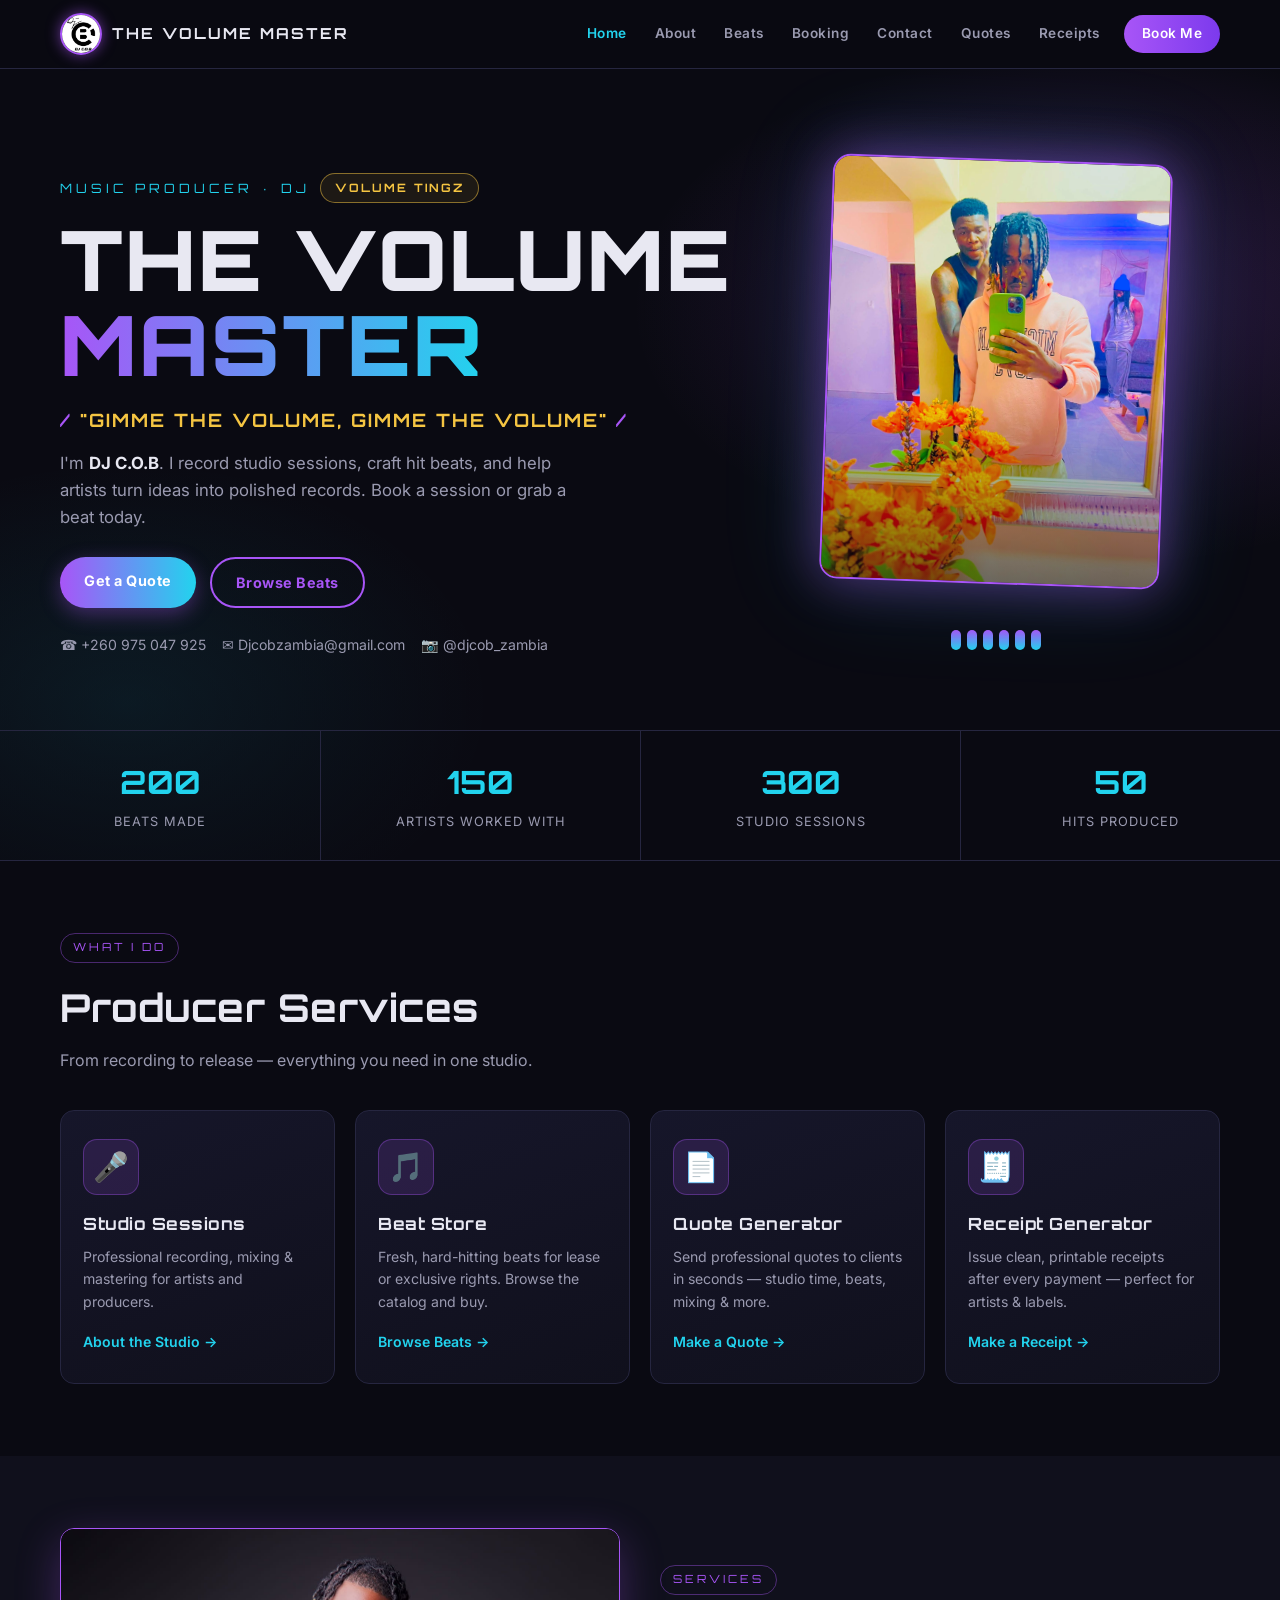
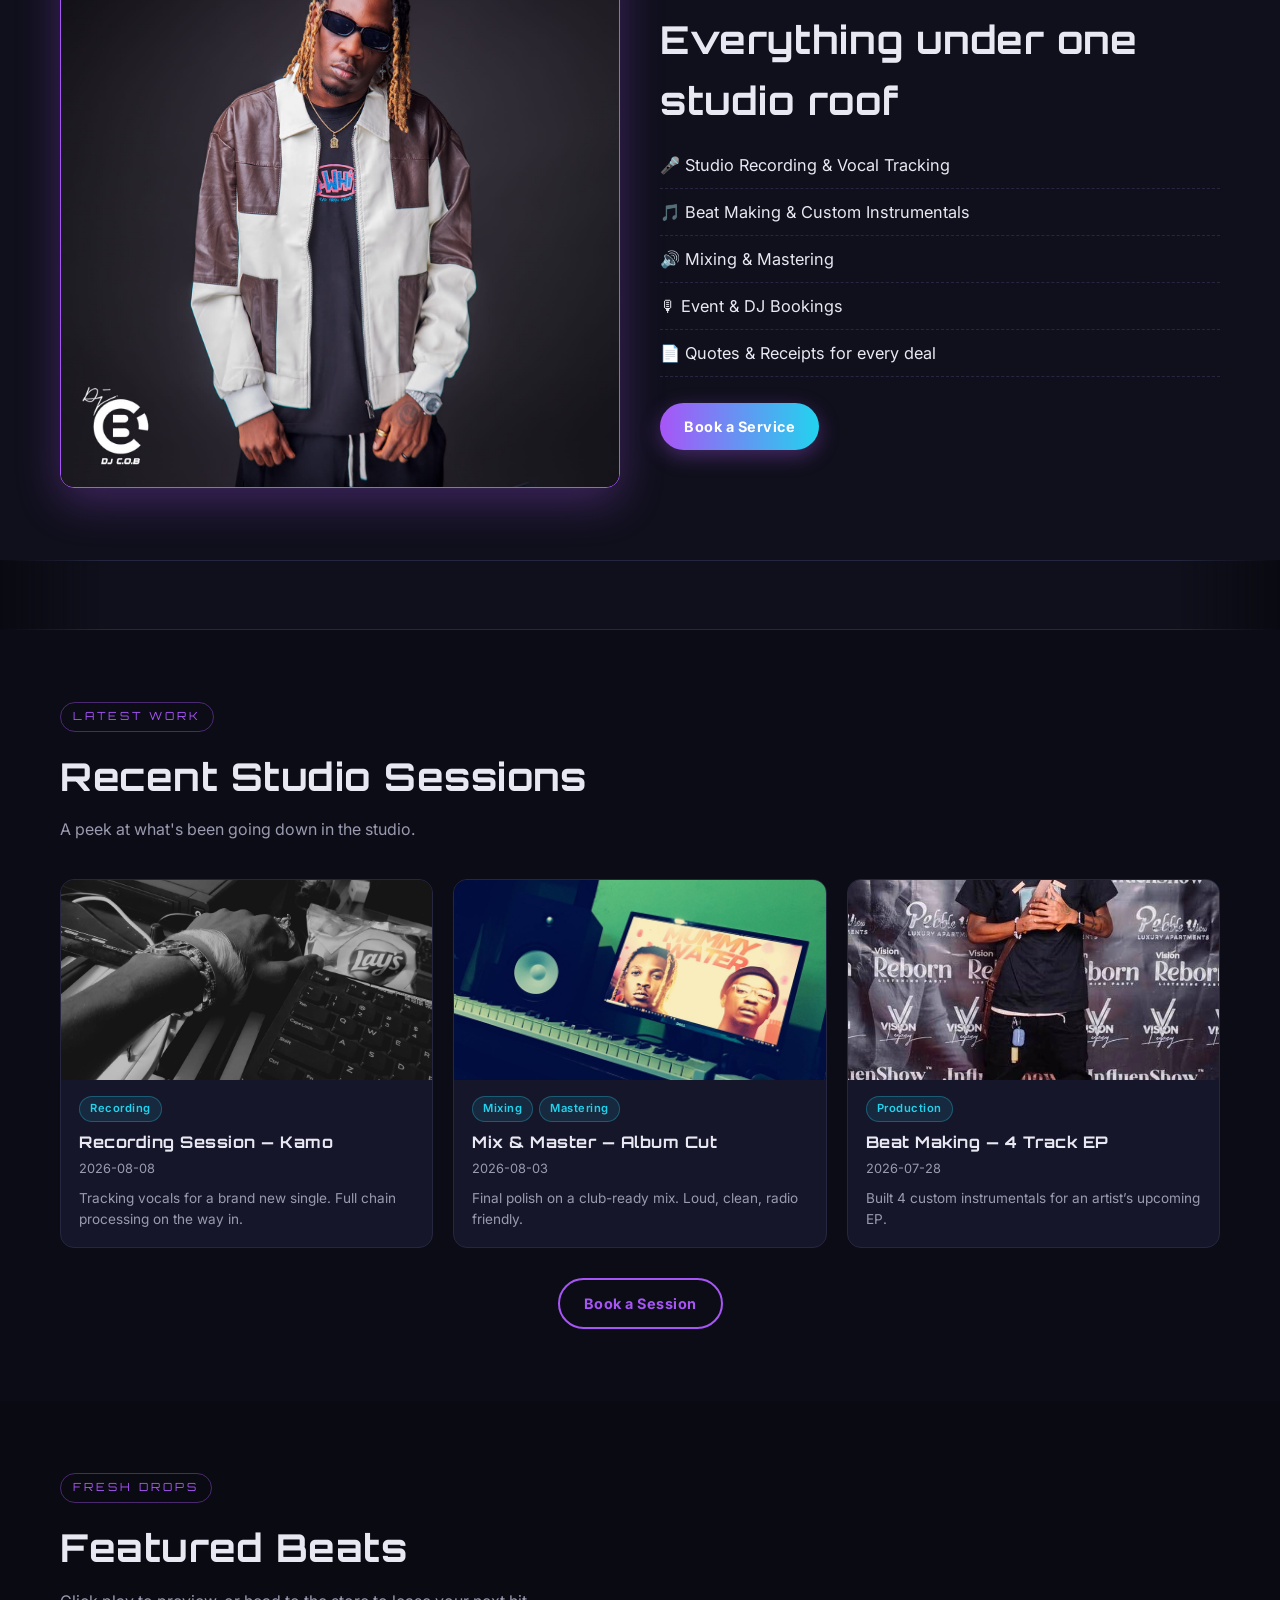
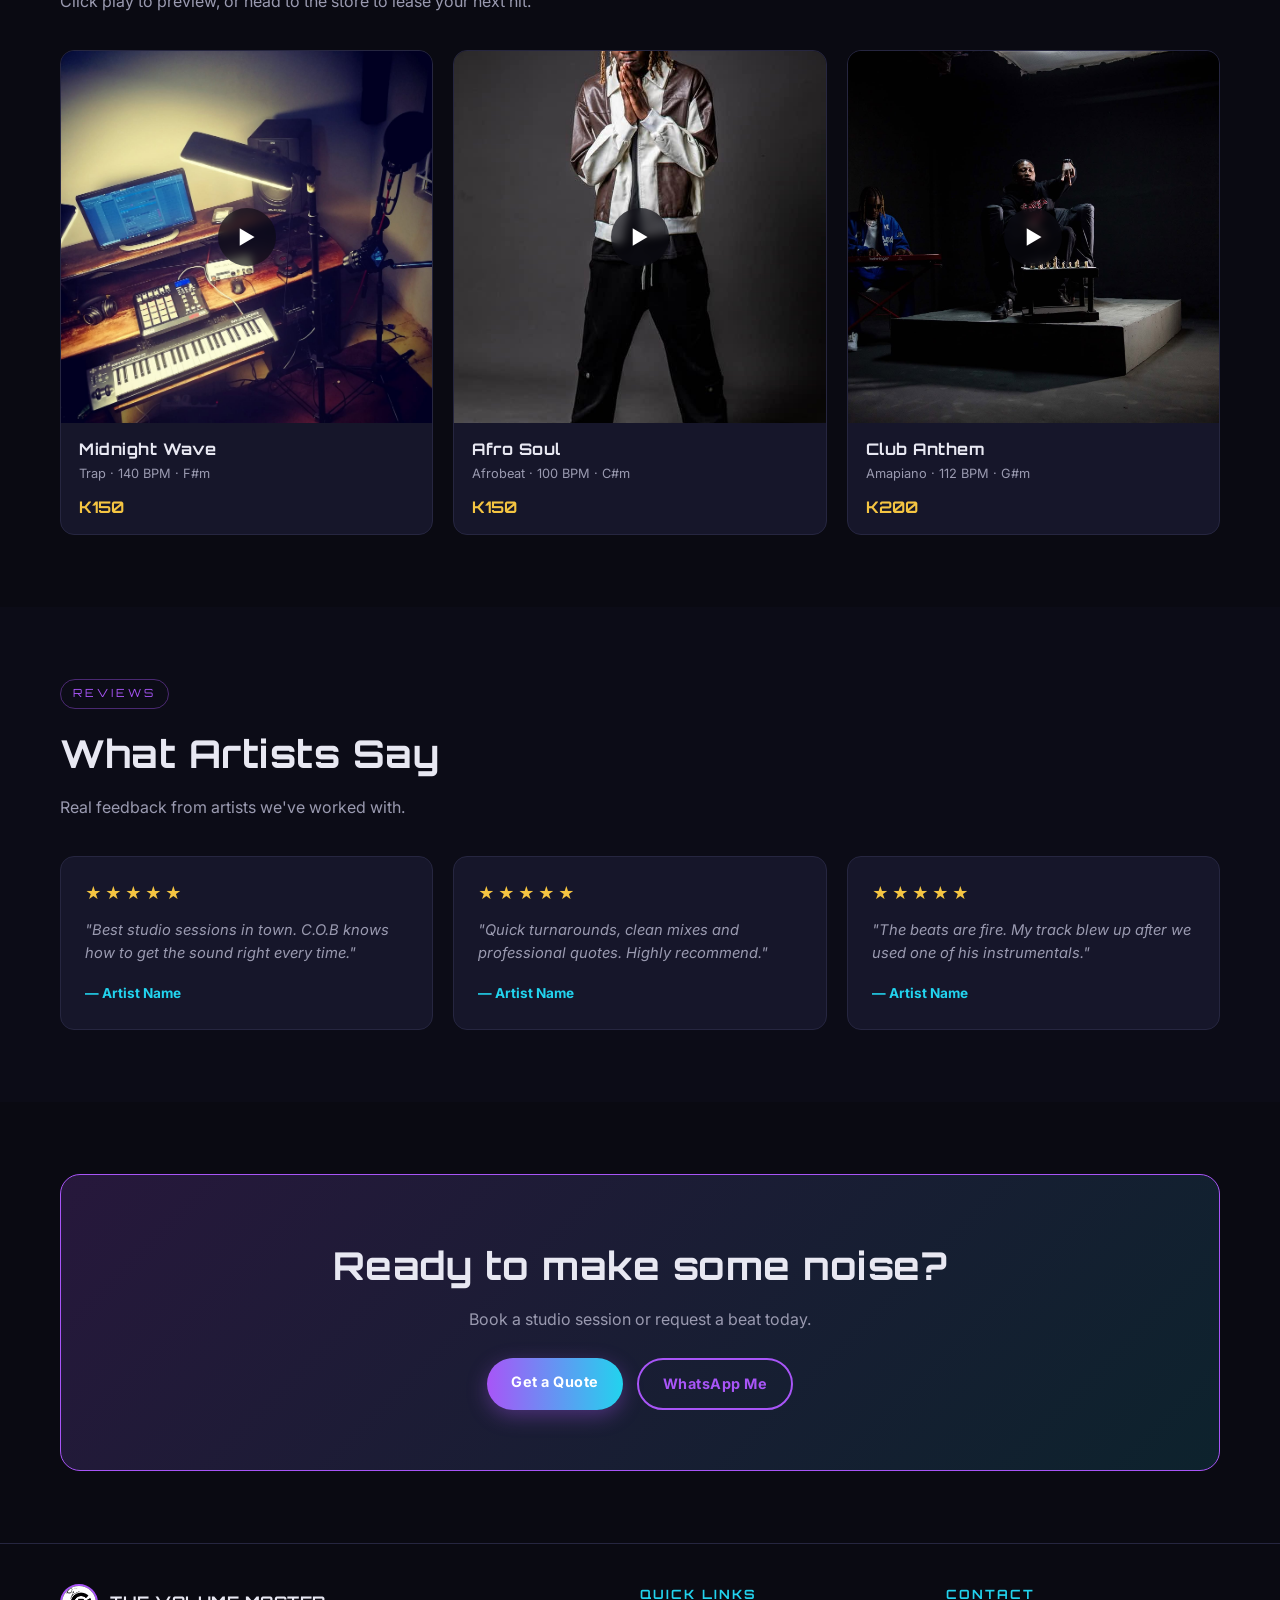
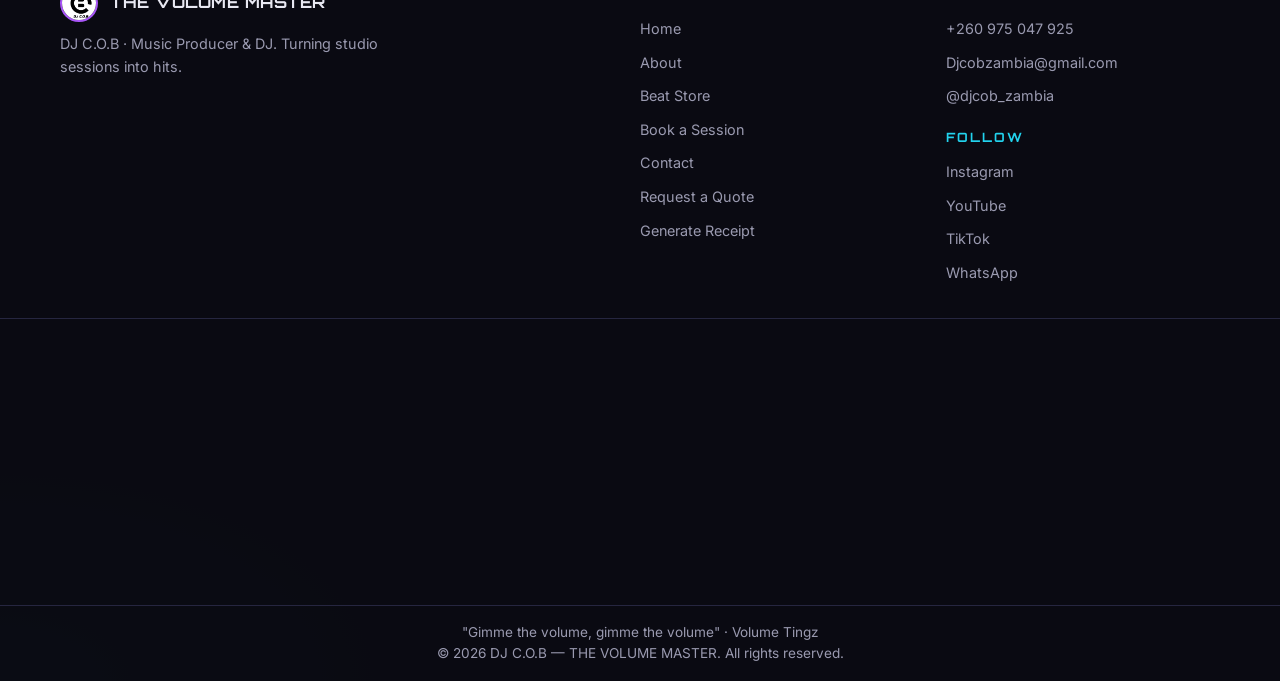
<file: index.html>
<!DOCTYPE html>
<html lang="en">
<head>
  <meta charset="UTF-8">
  <meta name="viewport" content="width=device-width, initial-scale=1.0">
  <title>DJ C.O.B — THE VOLUME MASTER</title>
  <meta name="robots" content="noindex">
  <link rel="canonical" href="main.html">
  <meta http-equiv="refresh" content="0; url=main.html">
  <script>location.replace('main.html');</script>
</head>
<body><div id="preloader" aria-hidden="true"><div class="pre-inner"><div class="pre-logo"><img src="Assets/img/logo.jpg" alt="C.O.B"></div><h1 class="pre-name"><span class="p-c">C</span><span class="p-dot">.</span><span class="p-o">O</span><span class="p-dot">.</span><span class="p-b">B</span></h1><div class="pre-loader" aria-hidden="true"></div><p class="pre-slogan">Volume Tingz</p></div></div>
  <p><a href="main.html">THE VOLUME MASTER — DJ C.O.B</a></p>
</body>
</html>
</file>
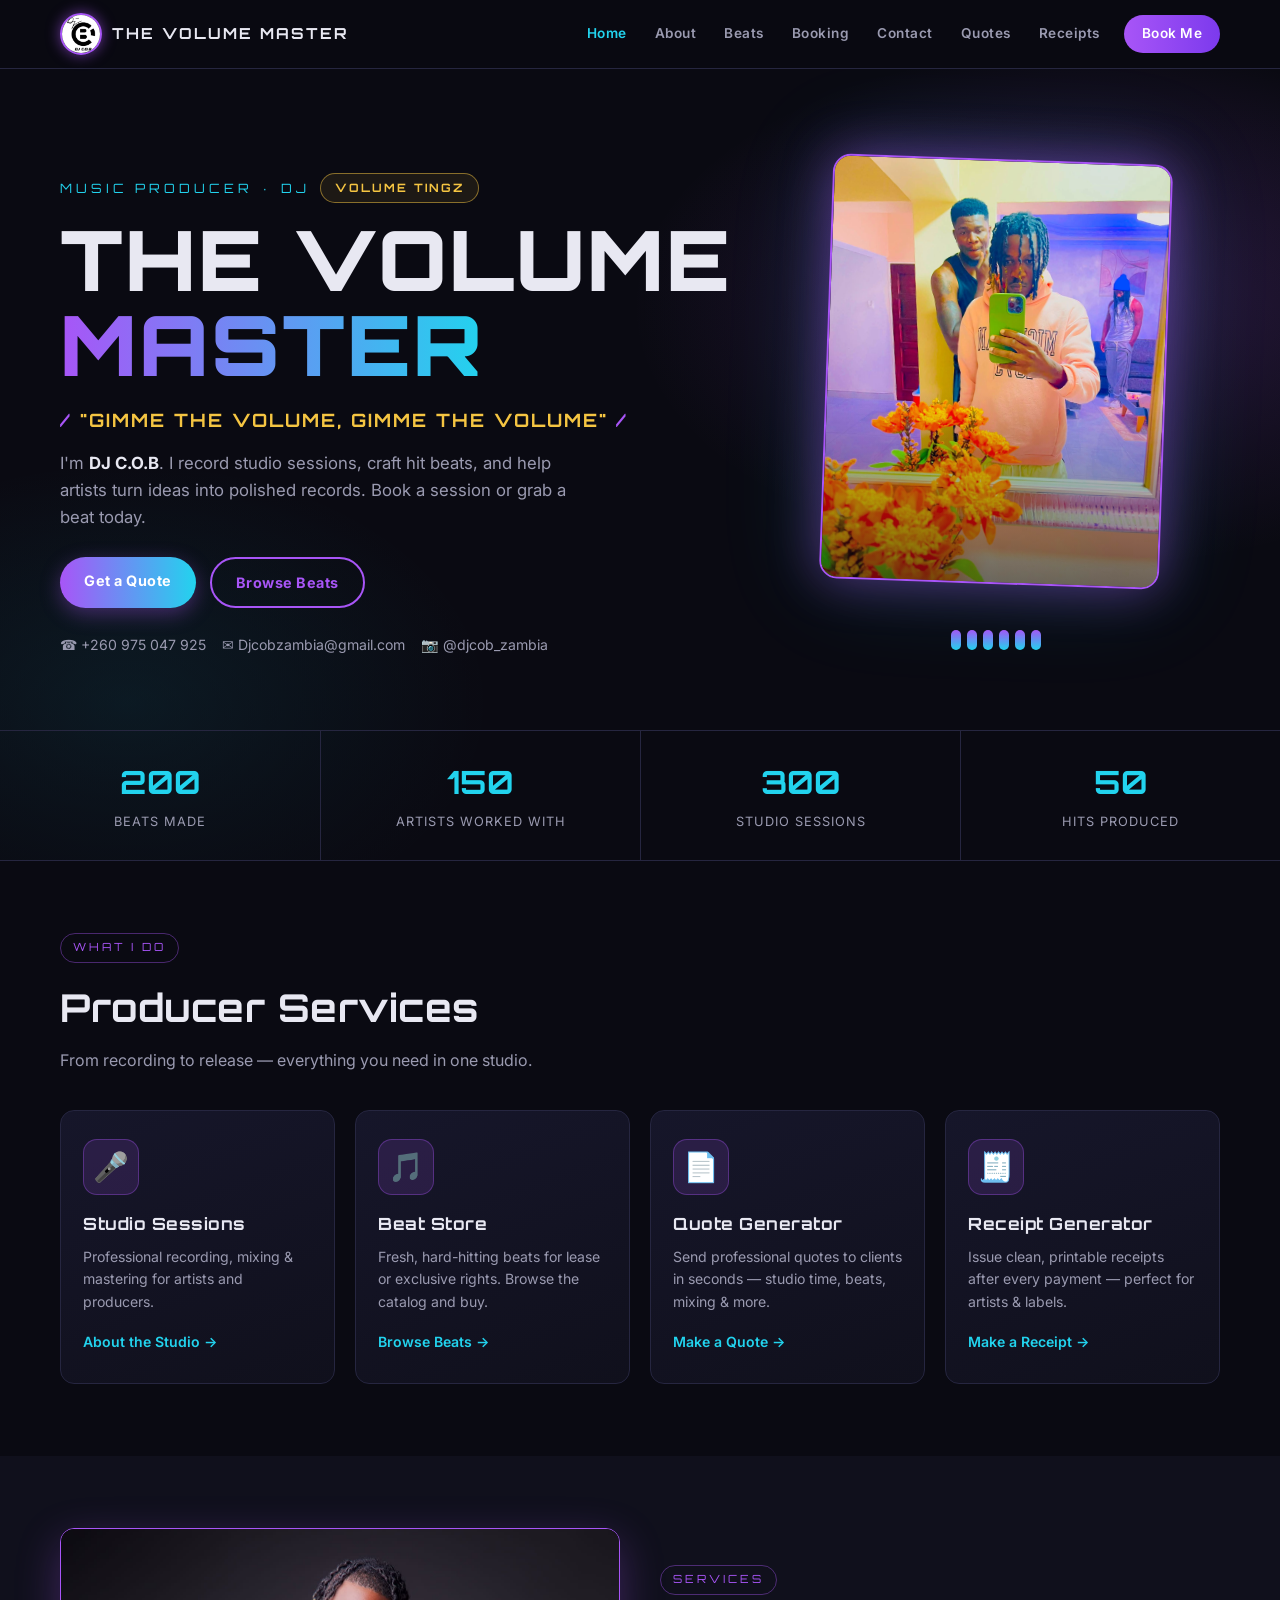
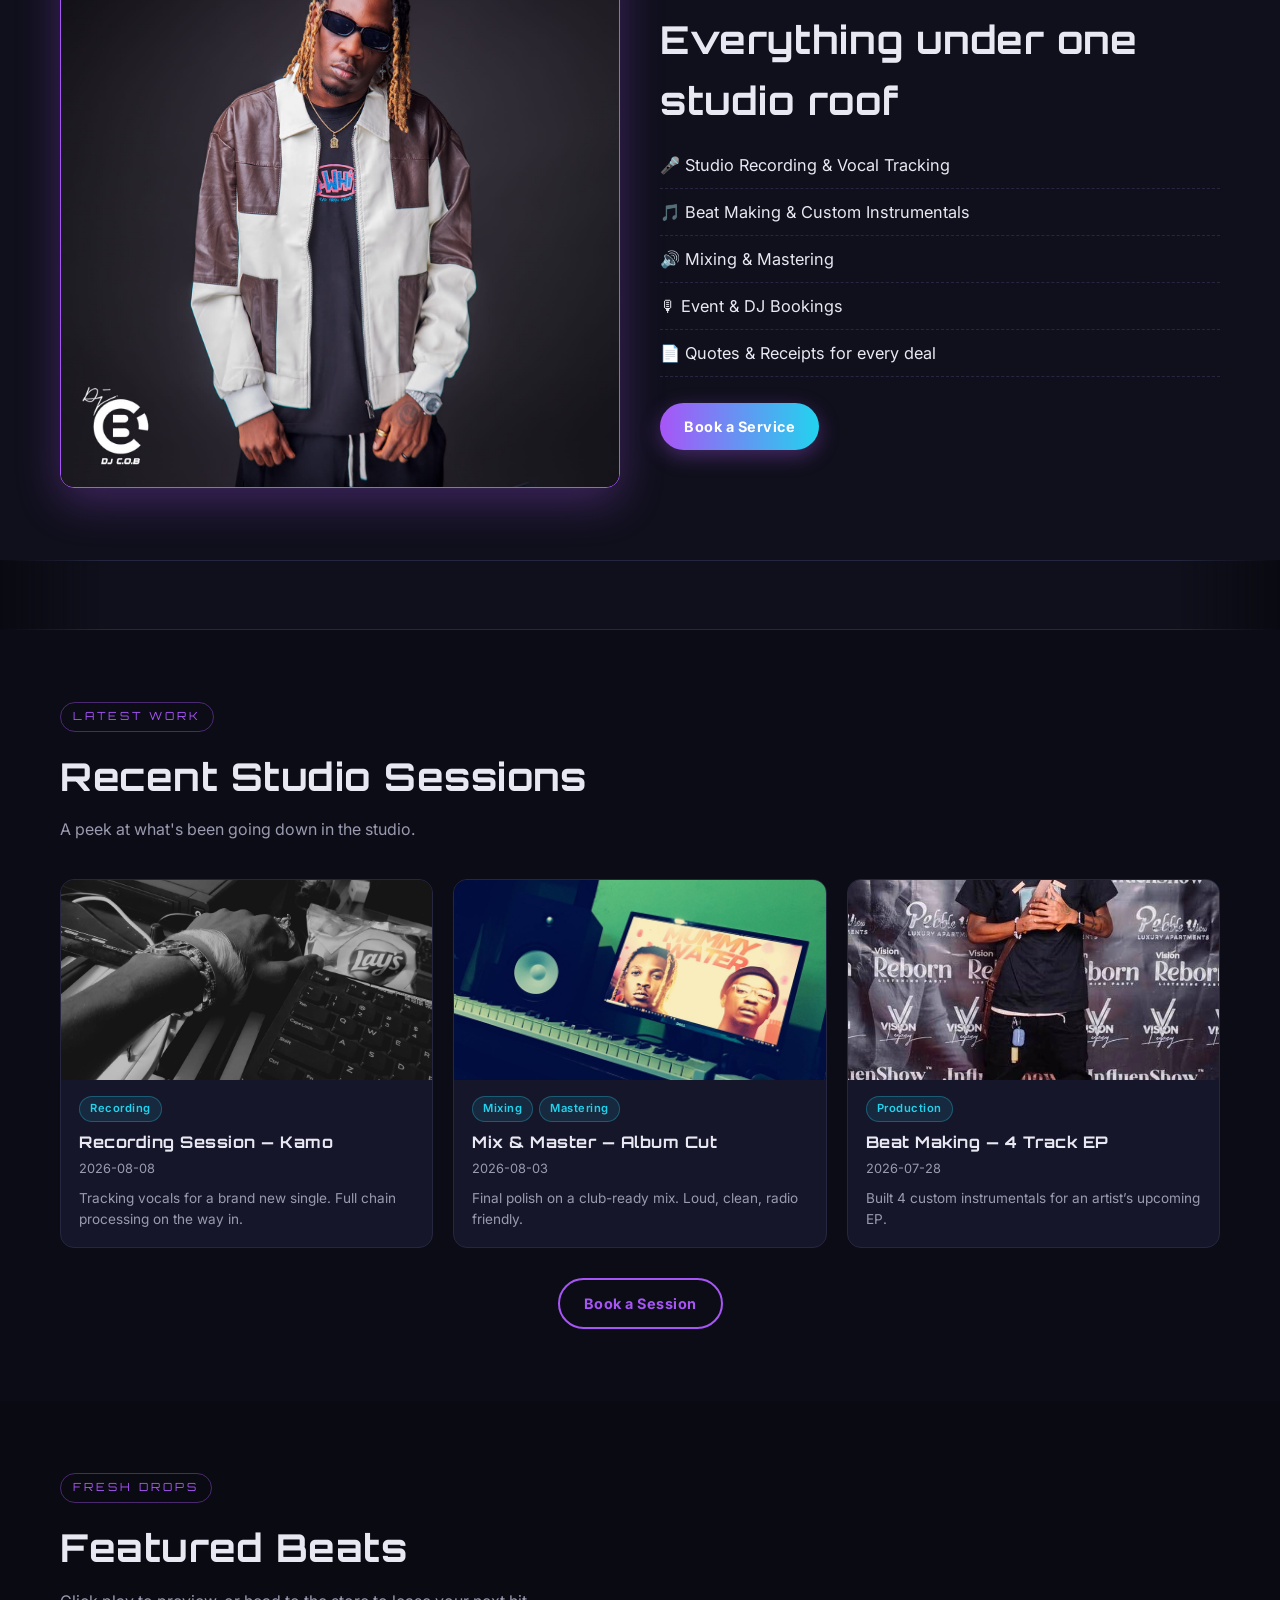
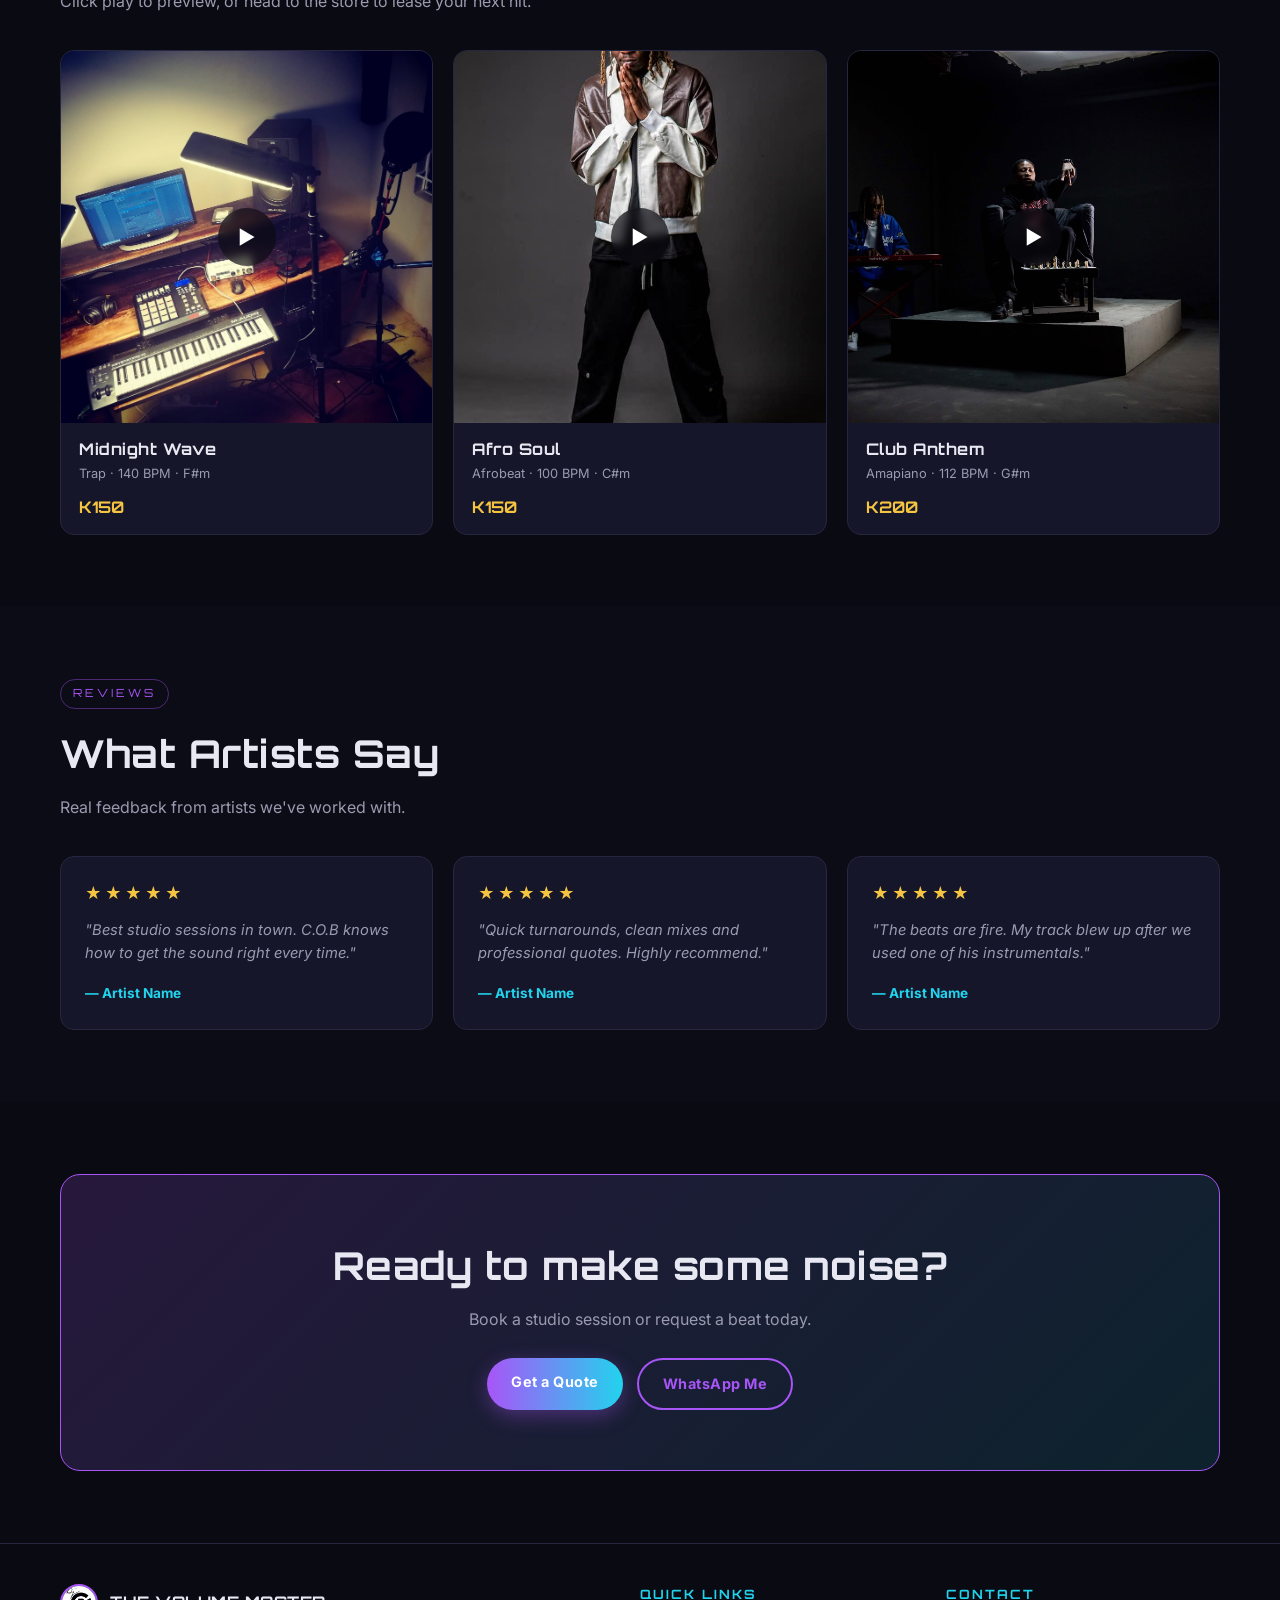
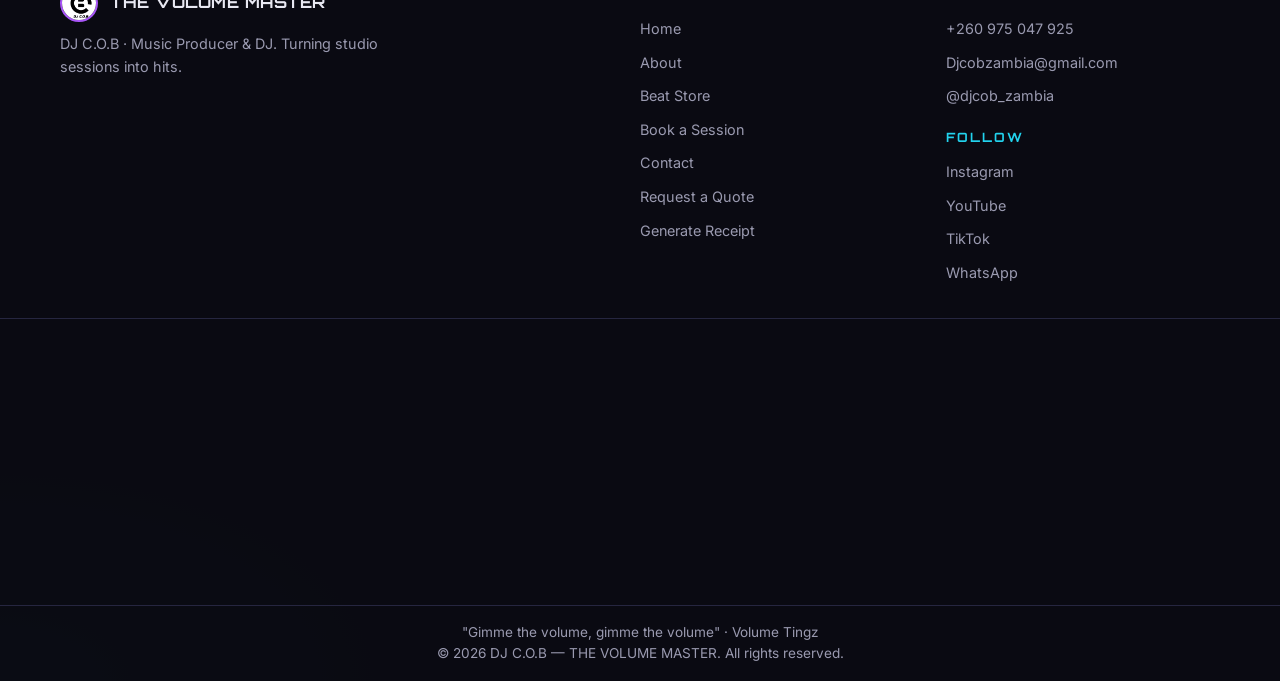
<file: main.html>
<!DOCTYPE html>
<html lang="en">
<head>
  <meta charset="UTF-8">
  <meta name="viewport" content="width=device-width, initial-scale=1.0">
  <title>DJ C.O.B — THE VOLUME MASTER | Music Producer &amp; DJ</title>
  <meta name="description" content="DJ C.O.B aka THE VOLUME MASTER — Music Producer & DJ. Studio sessions, beats, quotes and receipts.">
  <meta property="og:type" content="website">
  <meta property="og:title" content="DJ C.O.B — THE VOLUME MASTER | Music Producer & DJ">
  <meta property="og:description" content="Music production, studio sessions, beats and booking with DJ C.O.B — THE VOLUME MASTER.">
  <meta property="og:image" content="Assets/img/logo.jpg">
  <meta name="twitter:card" content="summary_large_image">
  <link rel="icon" type="image/svg+xml" href="Assets/img/logo.jpg">
  <link rel="preconnect" href="https://fonts.googleapis.com">
  <link rel="preconnect" href="https://fonts.gstatic.com" crossorigin>
  <link href="https://fonts.googleapis.com/css2?family=Orbitron:wght@500;700;900&family=Inter:wght@400;500;600;700&display=swap" rel="stylesheet">
  <link rel="stylesheet" href="Assets/css/header-footer.css">
  <link rel="stylesheet" href="Assets/css/home.css">
</head>
<body><div id="preloader" aria-hidden="true"><div class="pre-inner"><div class="pre-logo"><img src="Assets/img/logo.jpg" alt="C.O.B"></div><h1 class="pre-name"><span class="p-c">C</span><span class="p-dot">.</span><span class="p-o">O</span><span class="p-dot">.</span><span class="p-b">B</span></h1><div class="pre-loader" aria-hidden="true"></div><p class="pre-slogan">Volume Tingz</p></div></div>
  <header class="site-header">
  <div class="container header-inner">
    <a href="main.html" class="brand">
      <img src="Assets/img/logo.jpg" alt="DJ C.O.B Logo" class="brand-logo">
      <span class="brand-text">THE VOLUME MASTER</span>
    </a>
    <nav class="site-nav" aria-label="Main navigation">
      <button class="nav-toggle" aria-label="Open menu" aria-expanded="false">&#9776;</button>
      <div class="nav-backdrop"></div>
      <div class="nav-sheet">
        <button class="nav-close" aria-label="Close menu">&times;</button>
        <div class="nav-sheet-brand">
          <img src="Assets/img/logo.jpg" alt="C.O.B">
          <div>
            <span>THE VOLUME MASTER</span>
            <em>Volume Tingz</em>
          </div>
        </div>
        <ul class="nav-list">
          <li><a class="nav-link" href="main.html">Home</a></li>
          <li><a class="nav-link" href="pages/about.html">About</a></li>          <li><a class="nav-link" href="pages/beats.html">Beats</a></li>
          <li><a class="nav-link" href="pages/booking.html">Booking</a></li>
          <li><a class="nav-link" href="pages/contact.html">Contact</a></li>
          <li><a class="nav-link" href="pages/quotes.html">Quotes</a></li>
          <li><a class="nav-link" href="pages/receipts.html">Receipts</a></li>
          <li><a class="nav-link nav-cta" href="https://wa.me/260975047925" target="_blank" rel="noopener">Book Me</a></li>
        </ul>
        <p class="nav-sheet-tag">"Gimme the volume, gimme the volume"</p>
      </div>
    </nav>
  </div>
</header>


  <main>
    <section class="hero">
      <div class="container hero-inner">
        <div class="hero-text">
          <p class="hero-kicker">MUSIC PRODUCER <span>&middot;</span> DJ <span class="tingz-badge">Volume Tingz</span></p>
          <h1 class="hero-title">THE VOLUME<br><span class="grad">MASTER</span></h1>
          <p class="hero-slogan">"Gimme the volume, gimme the volume"</p>
          <p class="hero-sub">I'm <strong>DJ C.O.B</strong>. I record studio sessions, craft hit beats, and help artists turn ideas into polished records. Book a session or grab a beat today.</p>
          <div class="hero-cta">
            <a href="pages/quotes.html" class="btn btn-neon">Get a Quote</a>
            <a href="pages/beats.html" class="btn btn-outline">Browse Beats</a>
          </div>
          <div class="hero-contact">
            <a href="tel:+260975047925">&#9742; +260 975 047 925</a>
            <a href="mailto:Djcobzambia@gmail.com">&#9993; Djcobzambia@gmail.com</a>
            <a href="https://instagram.com/djcob_zambia" target="_blank" rel="noopener">&#128247; @djcob_zambia</a>
          </div>
        </div>
        <div class="hero-visual">
          <div class="hero-photo" id="heroSlideshow" aria-label="Studio photo slideshow"></div>
          <div class="eq">
            <span style="--d:0s"></span><span style="--d:.1s"></span><span style="--d:.2s"></span>
            <span style="--d:.3s"></span><span style="--d:.4s"></span><span style="--d:.5s"></span>
          </div>
        </div>
      </div>
      <div class="hero-stats">
        <div class="stat"><span class="stat-num" data-count="200">0</span><span class="stat-label">Beats Made</span></div>
        <div class="stat"><span class="stat-num" data-count="150">0</span><span class="stat-label">Artists Worked With</span></div>
        <div class="stat"><span class="stat-num" data-count="300">0</span><span class="stat-label">Studio Sessions</span></div>
        <div class="stat"><span class="stat-num" data-count="50">0</span><span class="stat-label">Hits Produced</span></div>
      </div>
    </section>

    <section class="section">
      <div class="container">
        <span class="section-tag">What I Do</span>
        <h2 class="section-title">Producer Services</h2>
        <p class="section-sub">From recording to release — everything you need in one studio.</p>
        <div class="feature-grid" id="featureGrid">
          <a href="pages/about.html" class="feature-card" style="--i:0">
            <div class="feature-icon">&#127908;</div>
            <h3>Studio Sessions</h3>
            <p>Professional recording, mixing &amp; mastering for artists and producers.</p>
            <span class="feature-link">About the Studio &rarr;</span>
          </a>
          <a href="pages/beats.html" class="feature-card" style="--i:1">
            <div class="feature-icon">&#127925;</div>
            <h3>Beat Store</h3>
            <p>Fresh, hard-hitting beats for lease or exclusive rights. Browse the catalog and buy.</p>
            <span class="feature-link">Browse Beats &rarr;</span>
          </a>
          <a href="pages/quotes.html" class="feature-card" style="--i:2">
            <div class="feature-icon">&#128196;</div>
            <h3>Quote Generator</h3>
            <p>Send professional quotes to clients in seconds — studio time, beats, mixing &amp; more.</p>
            <span class="feature-link">Make a Quote &rarr;</span>
          </a>
          <a href="pages/receipts.html" class="feature-card" style="--i:3">
            <div class="feature-icon">&#129534;</div>
            <h3>Receipt Generator</h3>
            <p>Issue clean, printable receipts after every payment — perfect for artists &amp; labels.</p>
            <span class="feature-link">Make a Receipt &rarr;</span>
          </a>
        </div>
      </div>
    </section>

    <section class="services-band">
      <div class="container services-inner">
        <div class="services-visual">
          <img src="Assets/img/services.jpg" alt="DJ C.O.B services — THE VOLUME MASTER">
        </div>
        <div class="services-list">
          <span class="section-tag">Services</span>
          <h2 class="section-title">Everything under one studio roof</h2>
          <ul>
            <li>&#127908; Studio Recording &amp; Vocal Tracking</li>
            <li>&#127925; Beat Making &amp; Custom Instrumentals</li>
            <li>&#128266; Mixing &amp; Mastering</li>
            <li>&#127897; Event &amp; DJ Bookings</li>
            <li>&#128196; Quotes &amp; Receipts for every deal</li>
          </ul>
          <a href="pages/booking.html" class="btn btn-neon">Book a Service</a>
        </div>
      </div>
    </section>

    <section class="gallery-strip">
      <div class="gallery-marquee" id="galleryMarquee"></div>
    </section>

    <section class="section section-alt">
      <div class="container">
        <span class="section-tag">Latest Work</span>
        <h2 class="section-title">Recent Studio Sessions</h2>
        <p class="section-sub">A peek at what's been going down in the studio.</p>
        <div class="session-grid" id="homeSessions"></div>
        <div class="center-btn">
          <a href="pages/booking.html" class="btn btn-outline">Book a Session</a>
        </div>
      </div>
    </section>

    <section class="section">
      <div class="container">
        <span class="section-tag">Fresh Drops</span>
        <h2 class="section-title">Featured Beats</h2>
        <p class="section-sub">Click play to preview, or head to the store to lease your next hit.</p>
        <div class="beat-strip" id="homeBeats"></div>
      </div>
    </section>

    <section class="section section-alt">
      <div class="container">
        <span class="section-tag">Reviews</span>
        <h2 class="section-title">What Artists Say</h2>
        <p class="section-sub">Real feedback from artists we've worked with.</p>
        <div class="review-grid" id="reviews">
          <div class="review-card">
            <div class="stars">&#9733;&#9733;&#9733;&#9733;&#9733;</div>
            <p>"Best studio sessions in town. C.O.B knows how to get the sound right every time."</p>
            <span class="review-author">— Artist Name</span>
          </div>
          <div class="review-card">
            <div class="stars">&#9733;&#9733;&#9733;&#9733;&#9733;</div>
            <p>"Quick turnarounds, clean mixes and professional quotes. Highly recommend."</p>
            <span class="review-author">— Artist Name</span>
          </div>
          <div class="review-card">
            <div class="stars">&#9733;&#9733;&#9733;&#9733;&#9733;</div>
            <p>"The beats are fire. My track blew up after we used one of his instrumentals."</p>
            <span class="review-author">— Artist Name</span>
          </div>
        </div>
      </div>
    </section>

    <section class="section">
      <div class="container">
        <div class="cta-box">
          <h2>Ready to make some noise?</h2>
          <p>Book a studio session or request a beat today.</p>
          <div class="hero-cta">
            <a href="pages/quotes.html" class="btn btn-neon">Get a Quote</a>
            <a href="https://wa.me/260975047925" target="_blank" rel="noopener" class="btn btn-outline">WhatsApp Me</a>
          </div>
        </div>
      </div>
    </section>
  </main>

  <footer class="site-footer">
  <div class="container footer-grid">
    <div class="footer-col">
      <div class="footer-brand">
        <img src="Assets/img/logo.jpg" alt="DJ C.O.B Logo" class="footer-logo">
        <h3>THE VOLUME MASTER</h3>
      </div>
      <p>DJ C.O.B &middot; Music Producer &amp; DJ. Turning studio sessions into hits.</p>
    </div>
    <div class="footer-col">
      <h4>Quick Links</h4>
      <ul class="footer-links">
        <li><a href="main.html">Home</a></li>
        <li><a href="pages/about.html">About</a></li>        <li><a href="pages/beats.html">Beat Store</a></li>
        <li><a href="pages/booking.html">Book a Session</a></li>
        <li><a href="pages/contact.html">Contact</a></li>
        <li><a href="pages/quotes.html">Request a Quote</a></li>
        <li><a href="pages/receipts.html">Generate Receipt</a></li>
      </ul>
    </div>
    <div class="footer-col">
      <h4>Contact</h4>
      <ul class="footer-links">
        <li><a href="tel:+260975047925">+260 975 047 925</a></li>
        <li><a href="mailto:Djcobzambia@gmail.com">Djcobzambia@gmail.com</a></li>
        <li><a href="https://instagram.com/djcob_zambia" target="_blank" rel="noopener">@djcob_zambia</a></li>
      </ul>
      <h4 style="margin-top:18px;">Follow</h4>
      <ul class="footer-social">
        <li><a href="https://instagram.com/djcob_zambia" target="_blank" rel="noopener">Instagram</a></li>
        <li><a href="#" onclick="alert('Add your YouTube link here');return false;">YouTube</a></li>
        <li><a href="#" onclick="alert('Add your TikTok link here');return false;">TikTok</a></li>
        <li><a href="https://wa.me/260975047925" target="_blank" rel="noopener">WhatsApp</a></li>
      </ul>
    </div>
  </div>
  <div class="footer-map">
    <iframe
      title="THE VOLUME MASTER — studio location map"
      src="https://www.google.com/maps?q=Lusaka%2C%20Zambia&output=embed"
      loading="lazy"
      referrerpolicy="no-referrer-when-downgrade"
      allowfullscreen></iframe>
  </div>
  <div class="footer-bottom">
    <p>"Gimme the volume, gimme the volume" &middot; Volume Tingz</p>
    <p>&copy; <span id="footer-year"></span> DJ C.O.B &mdash; THE VOLUME MASTER. All rights reserved.</p>
  </div>
</footer>

  <div class="toast" id="toast"></div>

    <script src="Assets/js/global.js"></script>
<script src="Assets/js/loader.js"></script>
  <script src="Assets/js/home.js"></script>
</body>
</html>
</file>
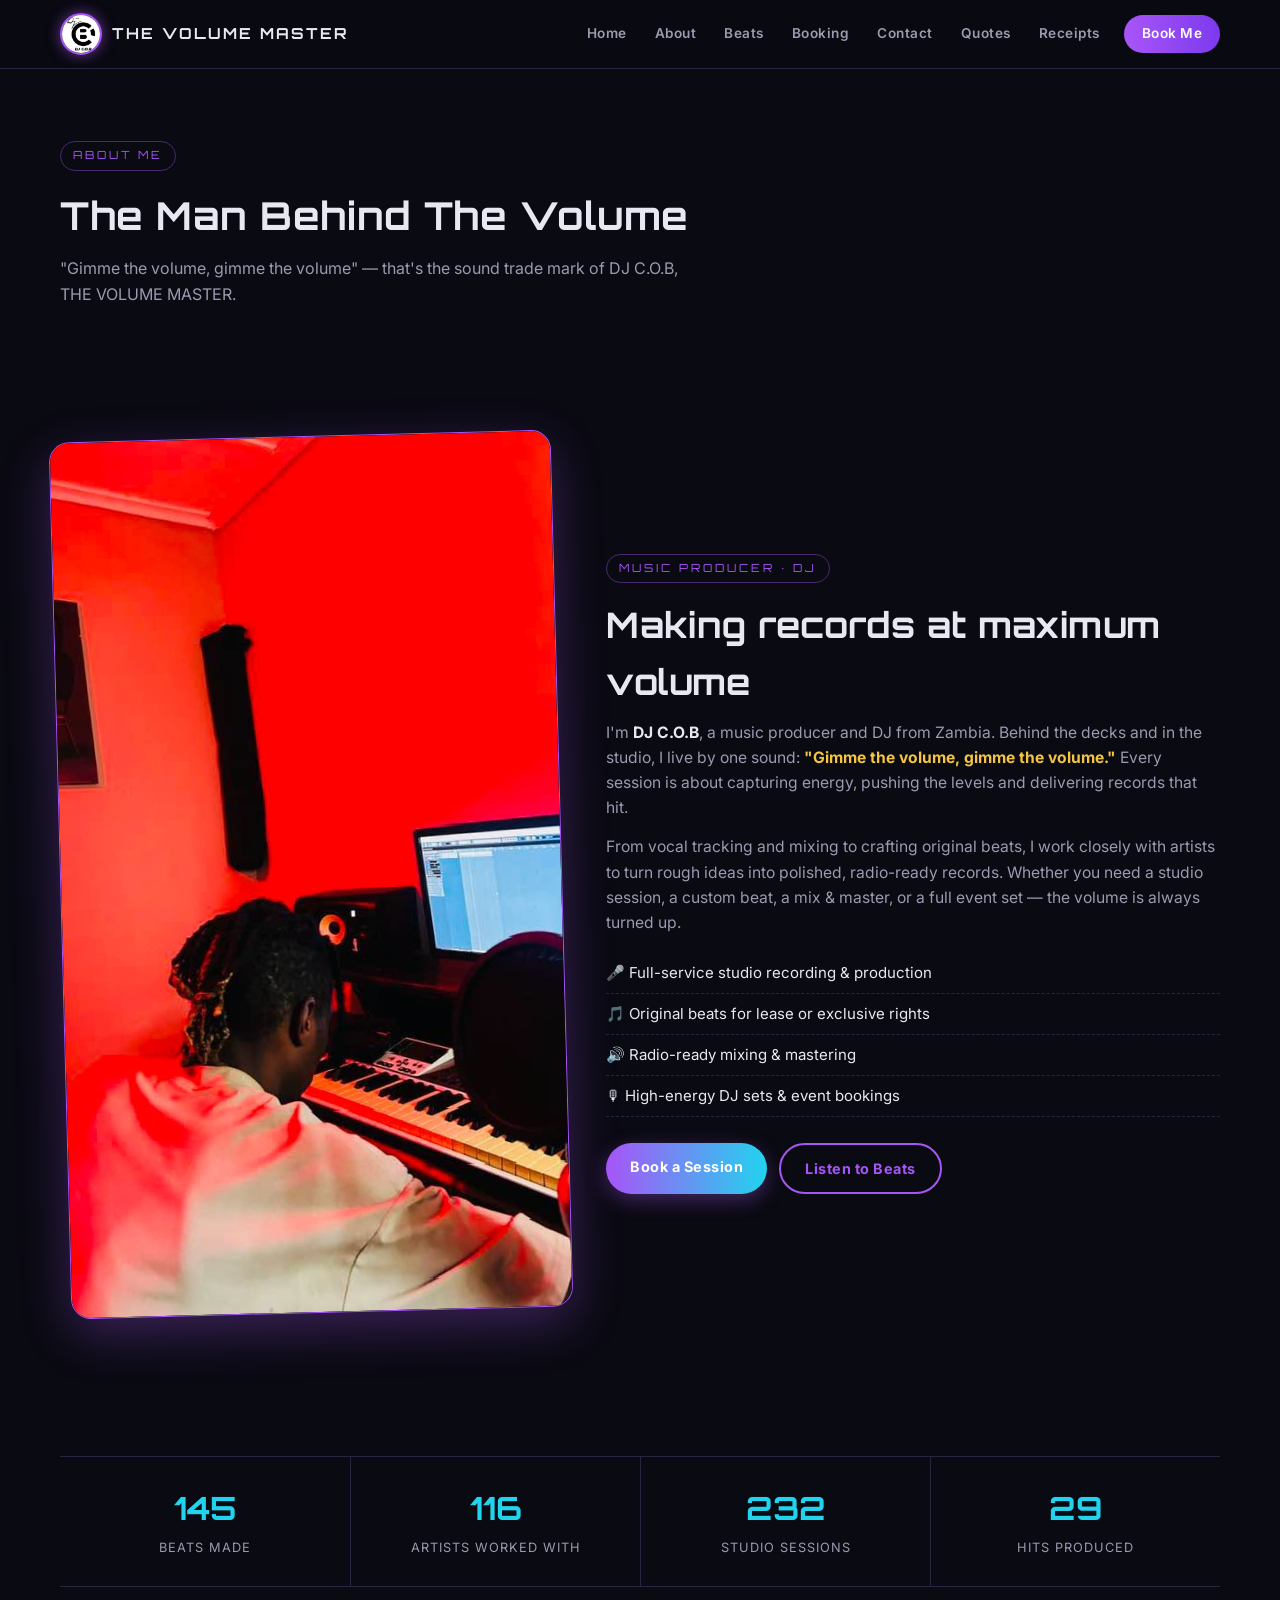
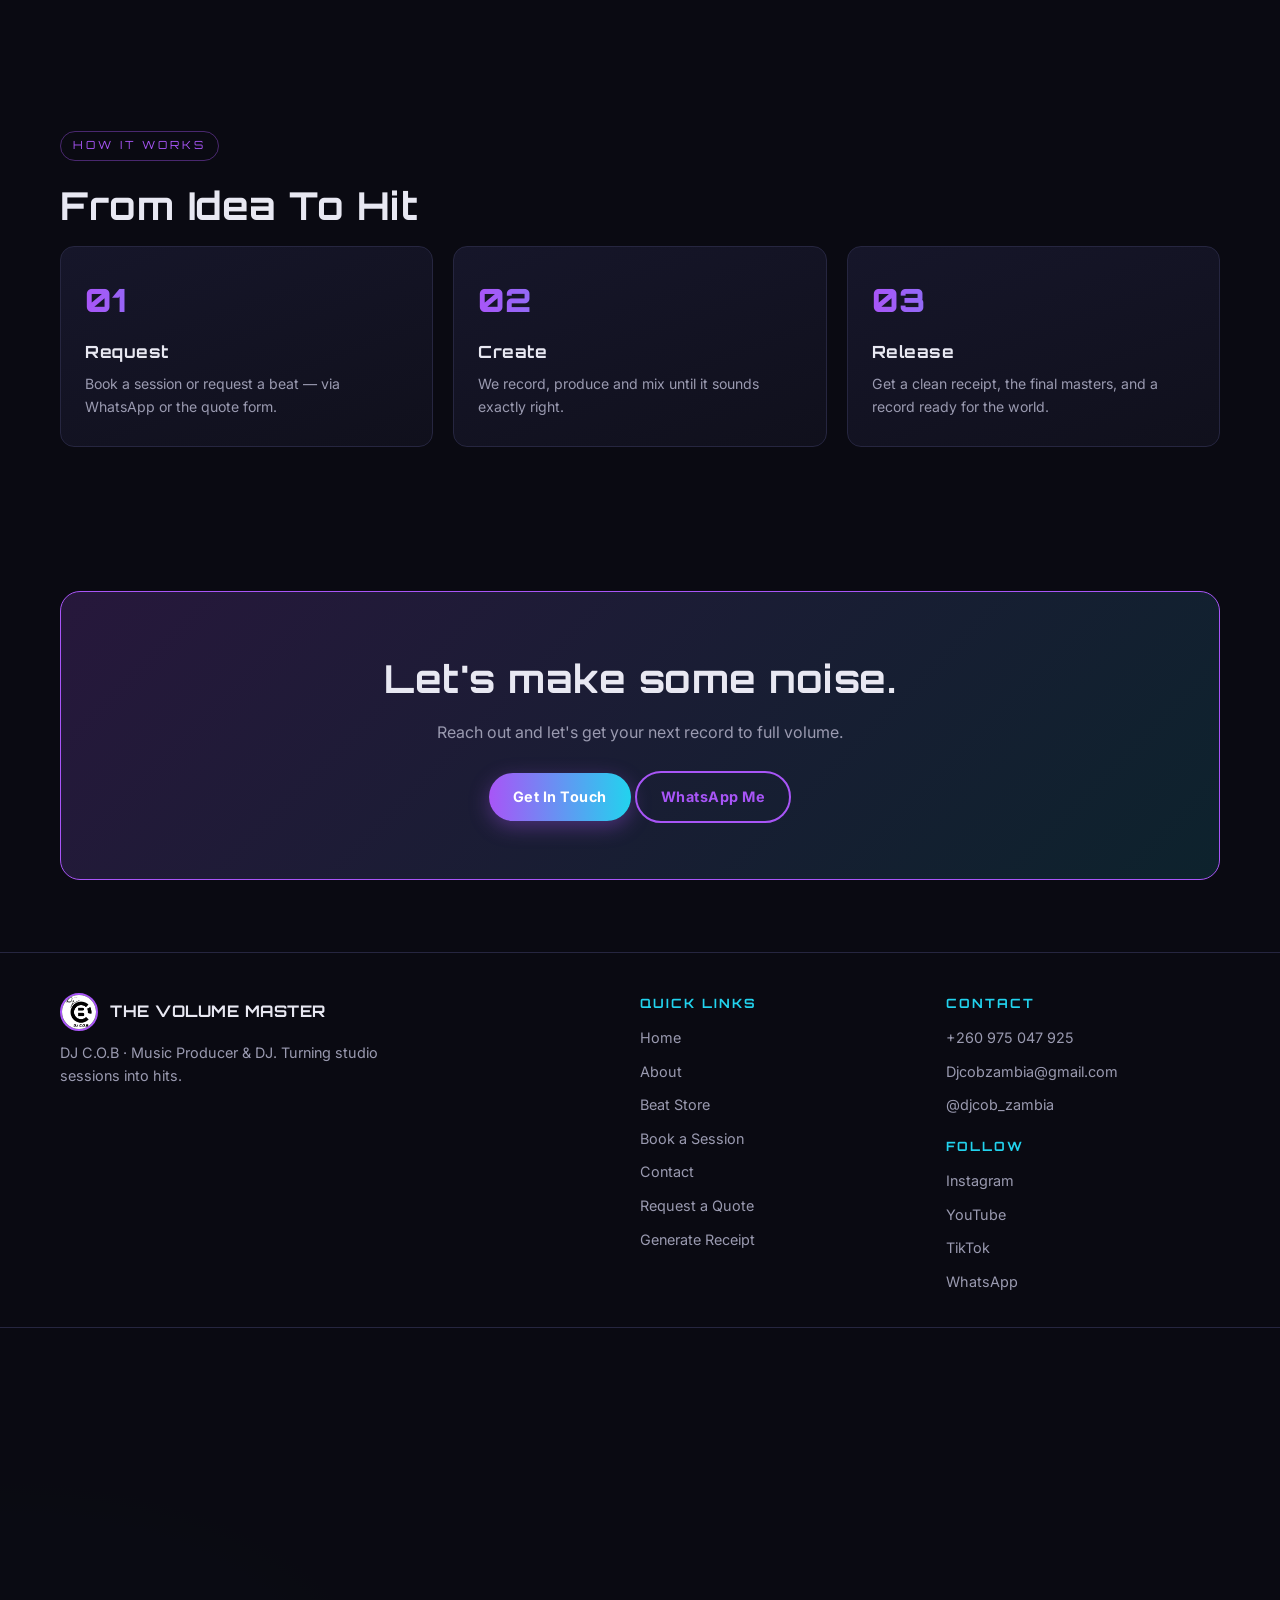
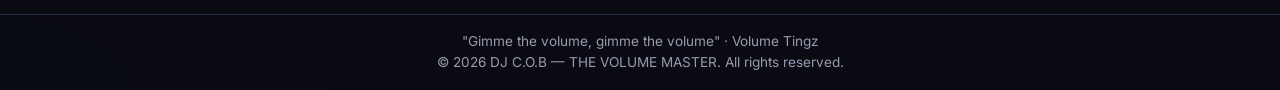
<file: pages/about.html>
<!DOCTYPE html>
<html lang="en">
<head>
  <meta charset="UTF-8">
  <meta name="viewport" content="width=device-width, initial-scale=1.0">
  <title>About — DJ C.O.B | THE VOLUME MASTER</title>
  <meta name="description" content="About DJ C.O.B — THE VOLUME MASTER. Music producer & DJ, beating maker and studio engineer.">
  <meta property="og:type" content="website">
  <meta property="og:title" content="About — DJ C.O.B | THE VOLUME MASTER">
  <meta property="og:description" content="About DJ C.O.B — THE VOLUME MASTER. Music producer & DJ, beat maker and studio engineer.">
  <meta property="og:image" content="../Assets/img/yep.jpeg">
  <meta name="twitter:card" content="summary_large_image">
  <link rel="icon" type="image/svg+xml" href="../Assets/img/logo.jpg">
  <link rel="preconnect" href="https://fonts.googleapis.com">
  <link rel="preconnect" href="https://fonts.gstatic.com" crossorigin>
  <link href="https://fonts.googleapis.com/css2?family=Orbitron:wght@500;700;900&family=Inter:wght@400;500;600;700&display=swap" rel="stylesheet">
  <link rel="stylesheet" href="../Assets/css/header-footer.css">
  <link rel="stylesheet" href="../Assets/css/about.css">
</head>
<body><div id="preloader" aria-hidden="true"><div class="pre-inner"><div class="pre-logo"><img src="../Assets/img/logo.jpg" alt="C.O.B"></div><h1 class="pre-name"><span class="p-c">C</span><span class="p-dot">.</span><span class="p-o">O</span><span class="p-dot">.</span><span class="p-b">B</span></h1><div class="pre-loader" aria-hidden="true"></div><p class="pre-slogan">Volume Tingz</p></div></div>
  <header class="site-header">
  <div class="container header-inner">
    <a href="../main.html" class="brand">
      <img src="../Assets/img/logo.jpg" alt="DJ C.O.B Logo" class="brand-logo">
      <span class="brand-text">THE VOLUME MASTER</span>
    </a>
    <nav class="site-nav" aria-label="Main navigation">
      <button class="nav-toggle" aria-label="Open menu" aria-expanded="false">&#9776;</button>
      <div class="nav-backdrop"></div>
      <div class="nav-sheet">
        <button class="nav-close" aria-label="Close menu">&times;</button>
        <div class="nav-sheet-brand">
          <img src="../Assets/img/logo.jpg" alt="C.O.B">
          <div>
            <span>THE VOLUME MASTER</span>
            <em>Volume Tingz</em>
          </div>
        </div>
        <ul class="nav-list">
          <li><a class="nav-link" href="../main.html">Home</a></li>
          <li><a class="nav-link" href="../pages/about.html">About</a></li>          <li><a class="nav-link" href="../pages/beats.html">Beats</a></li>
          <li><a class="nav-link" href="../pages/booking.html">Booking</a></li>
          <li><a class="nav-link" href="../pages/contact.html">Contact</a></li>
          <li><a class="nav-link" href="../pages/quotes.html">Quotes</a></li>
          <li><a class="nav-link" href="../pages/receipts.html">Receipts</a></li>
          <li><a class="nav-link nav-cta" href="https://wa.me/260975047925" target="_blank" rel="noopener">Book Me</a></li>
        </ul>
        <p class="nav-sheet-tag">"Gimme the volume, gimme the volume"</p>
      </div>
    </nav>
  </div>
</header>


  <main>
    <section class="page-head">
      <div class="container">
        <span class="section-tag">About Me</span>
        <h1 class="section-title">The Man Behind The Volume</h1>
        <p class="section-sub">"Gimme the volume, gimme the volume" — that's the sound trade mark of DJ C.O.B, THE VOLUME MASTER.</p>
      </div>
    </section>

    <section class="section section-bio">
      <div class="container bio-wrap">
        <div class="bio-visual">
          <img src="../Assets/img/yep.jpeg" alt="DJ C.O.B — THE VOLUME MASTER" class="fade-img">
        </div>
        <div class="bio-text">
          <span class="section-tag">MUSIC PRODUCER &middot; DJ</span>
          <h2 class="section-title">Making records at maximum volume</h2>
          <p>
            I'm <strong>DJ C.O.B</strong>, a music producer and DJ from Zambia. Behind the decks and in the studio,
            I live by one sound: <em>"Gimme the volume, gimme the volume."</em> Every session is about capturing
            energy, pushing the levels and delivering records that hit.
          </p>
          <p>
            From vocal tracking and mixing to crafting original beats, I work closely with artists to turn rough
            ideas into polished, radio-ready records. Whether you need a studio session, a custom beat, a mix &amp;
            master, or a full event set — the volume is always turned up.
          </p>
          <ul class="bio-points">
            <li>&#127908; Full-service studio recording &amp; production</li>
            <li>&#127925; Original beats for lease or exclusive rights</li>
            <li>&#128266; Radio-ready mixing &amp; mastering</li>
            <li>&#127897; High-energy DJ sets &amp; event bookings</li>
          </ul>
          <div class="bio-cta">
            <a href="../pages/booking.html" class="btn btn-neon">Book a Session</a>
            <a href="../pages/beats.html" class="btn btn-outline">Listen to Beats</a>
          </div>
        </div>
      </div>
    </section>

    <section class="section section-stats section-alt">
      <div class="container">
        <div class="about-stats">
          <div class="stat"><span class="stat-num" data-count="200">0</span><span class="stat-label">Beats Made</span></div>
          <div class="stat"><span class="stat-num" data-count="150">0</span><span class="stat-label">Artists Worked With</span></div>
          <div class="stat"><span class="stat-num" data-count="300">0</span><span class="stat-label">Studio Sessions</span></div>
          <div class="stat"><span class="stat-num" data-count="50">0</span><span class="stat-label">Hits Produced</span></div>
        </div>
      </div>
    </section>

    <section class="section section-process">
      <div class="container">
        <span class="section-tag">How It Works</span>
        <h2 class="section-title">From Idea To Hit</h2>
        <div class="process-grid">
          <div class="process-card reveal">
            <span class="p-num">01</span>
            <h3>Request</h3>
            <p>Book a session or request a beat — via WhatsApp or the quote form.</p>
          </div>
          <div class="process-card reveal">
            <span class="p-num">02</span>
            <h3>Create</h3>
            <p>We record, produce and mix until it sounds exactly right.</p>
          </div>
          <div class="process-card reveal">
            <span class="p-num">03</span>
            <h3>Release</h3>
            <p>Get a clean receipt, the final masters, and a record ready for the world.</p>
          </div>
        </div>
      </div>
    </section>

    <section class="section">
      <div class="container">
        <div class="cta-box">
          <h2>Let's make some noise.</h2>
          <p>Reach out and let's get your next record to full volume.</p>
          <div class="hero-cta">
            <a href="../pages/contact.html" class="btn btn-neon">Get In Touch</a>
            <a href="https://wa.me/260975047925" target="_blank" rel="noopener" class="btn btn-outline">WhatsApp Me</a>
          </div>
        </div>
      </div>
    </section>
  </main>

  <footer class="site-footer">
  <div class="container footer-grid">
    <div class="footer-col">
      <div class="footer-brand">
        <img src="../Assets/img/logo.jpg" alt="DJ C.O.B Logo" class="footer-logo">
        <h3>THE VOLUME MASTER</h3>
      </div>
      <p>DJ C.O.B &middot; Music Producer &amp; DJ. Turning studio sessions into hits.</p>
    </div>
    <div class="footer-col">
      <h4>Quick Links</h4>
      <ul class="footer-links">
        <li><a href="../main.html">Home</a></li>
        <li><a href="../pages/about.html">About</a></li>        <li><a href="../pages/beats.html">Beat Store</a></li>
        <li><a href="../pages/booking.html">Book a Session</a></li>
        <li><a href="../pages/contact.html">Contact</a></li>
        <li><a href="../pages/quotes.html">Request a Quote</a></li>
        <li><a href="../pages/receipts.html">Generate Receipt</a></li>
      </ul>
    </div>
    <div class="footer-col">
      <h4>Contact</h4>
      <ul class="footer-links">
        <li><a href="tel:+260975047925">+260 975 047 925</a></li>
        <li><a href="mailto:Djcobzambia@gmail.com">Djcobzambia@gmail.com</a></li>
        <li><a href="https://instagram.com/djcob_zambia" target="_blank" rel="noopener">@djcob_zambia</a></li>
      </ul>
      <h4 style="margin-top:18px;">Follow</h4>
      <ul class="footer-social">
        <li><a href="https://instagram.com/djcob_zambia" target="_blank" rel="noopener">Instagram</a></li>
        <li><a href="#" onclick="alert('Add your YouTube link here');return false;">YouTube</a></li>
        <li><a href="#" onclick="alert('Add your TikTok link here');return false;">TikTok</a></li>
        <li><a href="https://wa.me/260975047925" target="_blank" rel="noopener">WhatsApp</a></li>
      </ul>
    </div>
  </div>
  <div class="footer-map">
    <iframe
      title="THE VOLUME MASTER — studio location map"
      src="https://www.google.com/maps?q=Lusaka%2C%20Zambia&output=embed"
      loading="lazy"
      referrerpolicy="no-referrer-when-downgrade"
      allowfullscreen></iframe>
  </div>
  <div class="footer-bottom">
    <p>"Gimme the volume, gimme the volume" &middot; Volume Tingz</p>
    <p>&copy; <span id="footer-year"></span> DJ C.O.B &mdash; THE VOLUME MASTER. All rights reserved.</p>
  </div>
</footer>

  <div class="toast" id="toast"></div>

  <script src="../Assets/js/global.js"></script>
  <script src="../Assets/js/loader.js"></script>
  <script src="../Assets/js/about.js"></script>
</body>
</html>
</file>
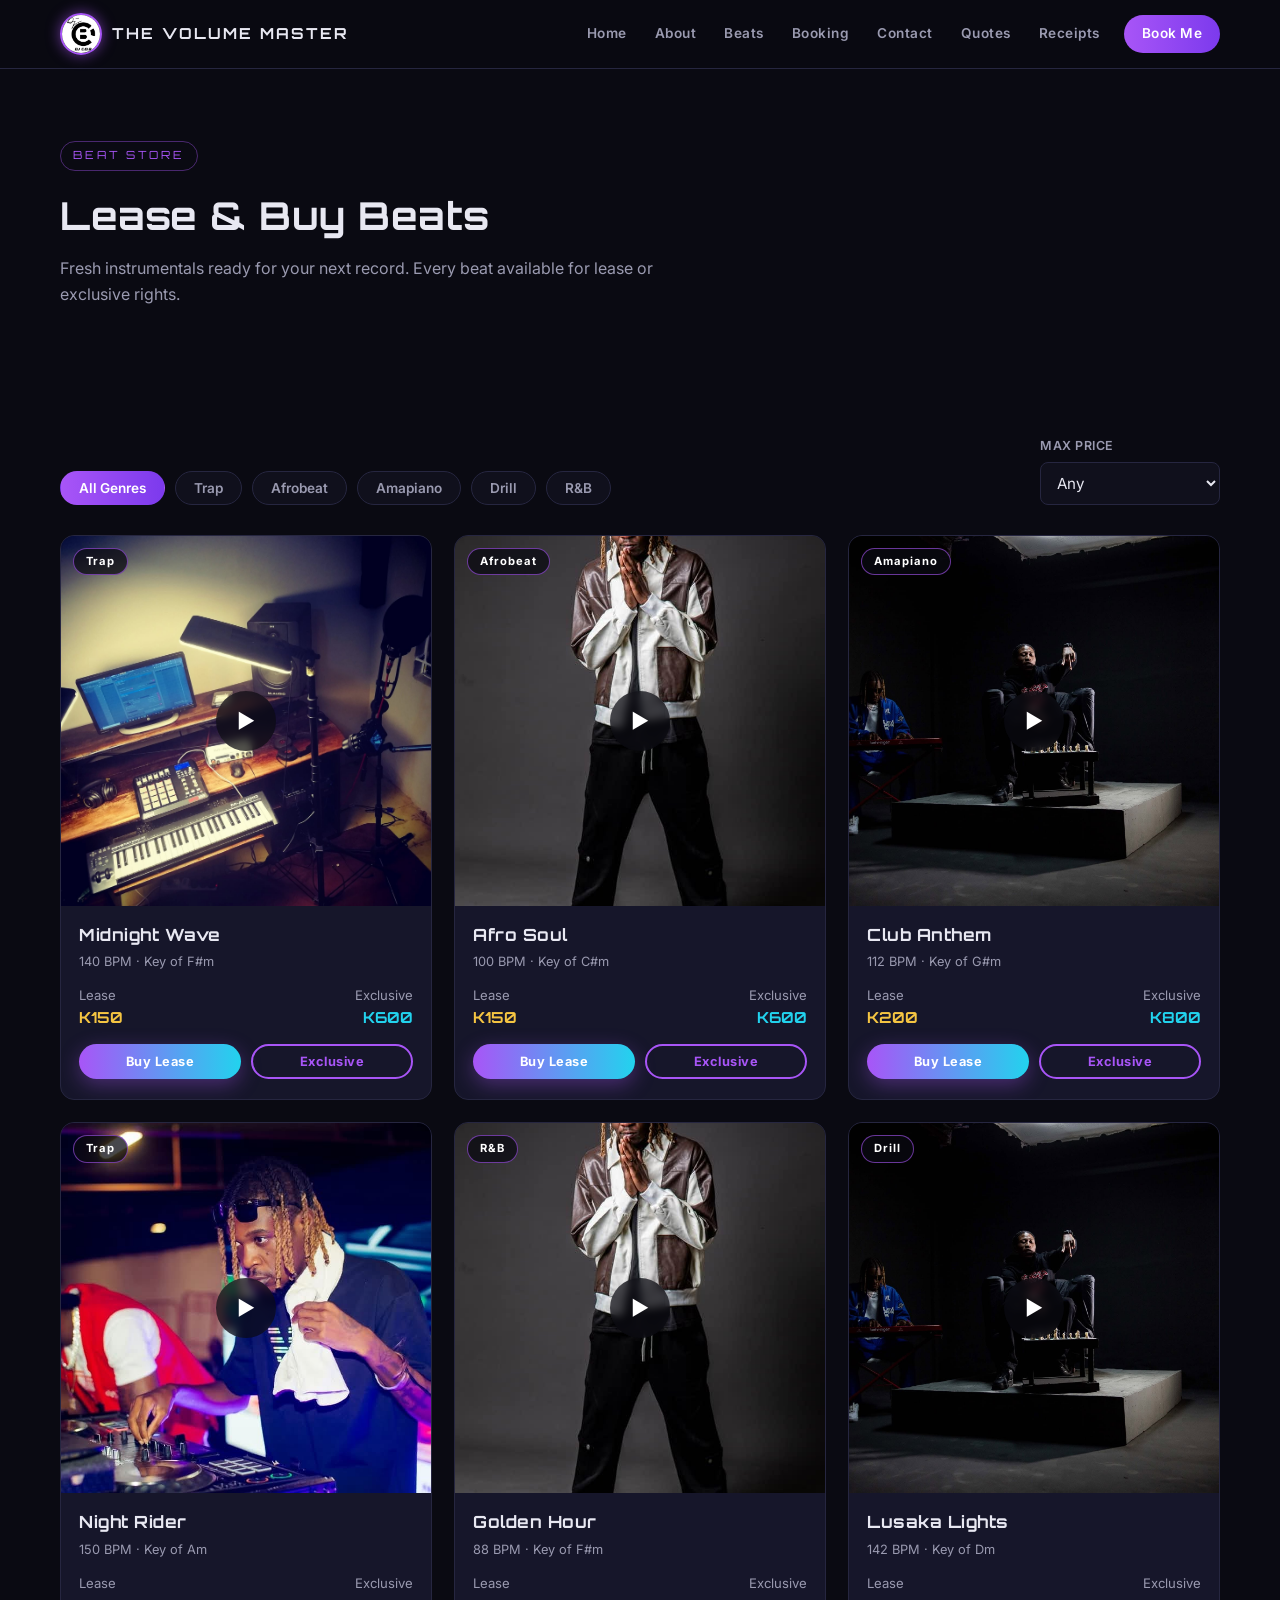
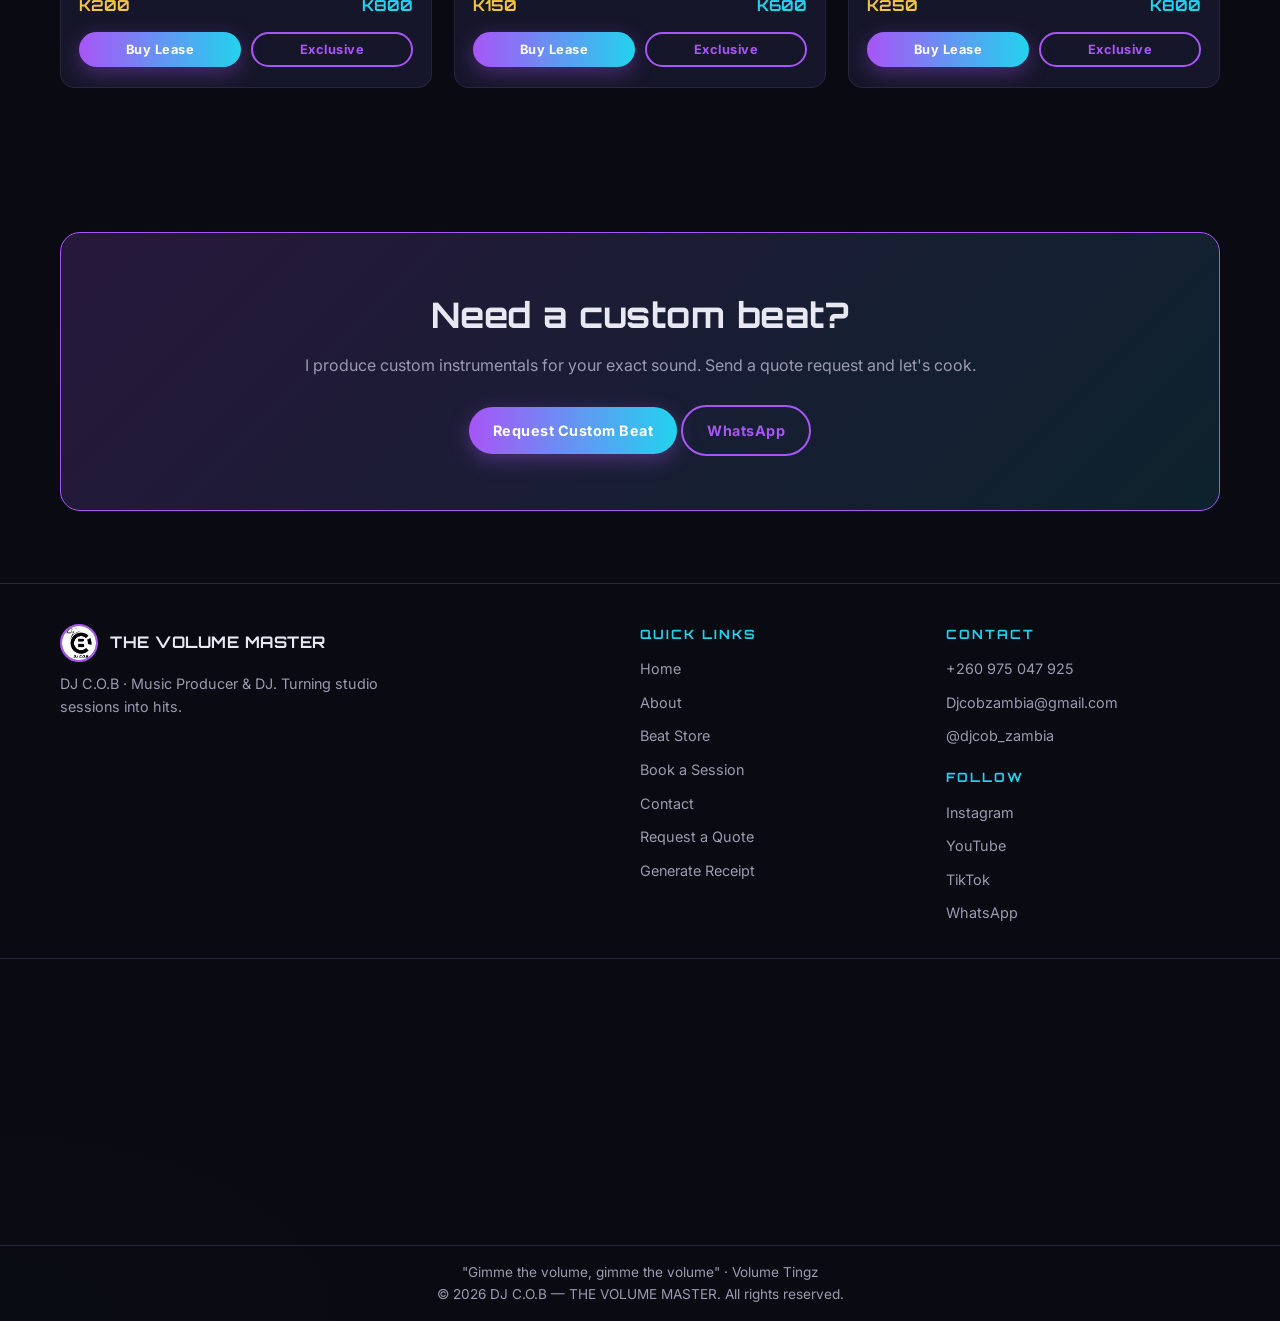
<file: pages/beats.html>
<!DOCTYPE html>
<html lang="en">
<head>
  <meta charset="UTF-8">
  <meta name="viewport" content="width=device-width, initial-scale=1.0">
  <title>Beat Store — DJ C.O.B | THE VOLUME MASTER</title>
  <meta name="description" content="Buy and lease beats from DJ C.O.B — THE VOLUME MASTER. Trap, Afrobeat, Amapiano and more.">
  <meta property="og:type" content="website">
  <meta property="og:title" content="Beat Store — DJ C.O.B | THE VOLUME MASTER">
  <meta property="og:description" content="Buy and lease beats from DJ C.O.B — THE VOLUME MASTER.">
  <meta property="og:image" content="../Assets/img/beat_market.jpg">
  <meta name="twitter:card" content="summary_large_image">
  <link rel="icon" type="image/svg+xml" href="../Assets/img/logo.jpg">
  <link rel="preconnect" href="https://fonts.googleapis.com">
  <link rel="preconnect" href="https://fonts.gstatic.com" crossorigin>
  <link href="https://fonts.googleapis.com/css2?family=Orbitron:wght@500;700;900&family=Inter:wght@400;500;600;700&display=swap" rel="stylesheet">
  <link rel="stylesheet" href="../Assets/css/header-footer.css">
  <link rel="stylesheet" href="../Assets/css/beats.css">
</head>
<body><div id="preloader" aria-hidden="true"><div class="pre-inner"><div class="pre-logo"><img src="../Assets/img/logo.jpg" alt="C.O.B"></div><h1 class="pre-name"><span class="p-c">C</span><span class="p-dot">.</span><span class="p-o">O</span><span class="p-dot">.</span><span class="p-b">B</span></h1><div class="pre-loader" aria-hidden="true"></div><p class="pre-slogan">Volume Tingz</p></div></div>
  <header class="site-header">
  <div class="container header-inner">
    <a href="../main.html" class="brand">
      <img src="../Assets/img/logo.jpg" alt="DJ C.O.B Logo" class="brand-logo">
      <span class="brand-text">THE VOLUME MASTER</span>
    </a>
    <nav class="site-nav" aria-label="Main navigation">
      <button class="nav-toggle" aria-label="Open menu" aria-expanded="false">&#9776;</button>
      <div class="nav-backdrop"></div>
      <div class="nav-sheet">
        <button class="nav-close" aria-label="Close menu">&times;</button>
        <div class="nav-sheet-brand">
          <img src="../Assets/img/logo.jpg" alt="C.O.B">
          <div>
            <span>THE VOLUME MASTER</span>
            <em>Volume Tingz</em>
          </div>
        </div>
        <ul class="nav-list">
          <li><a class="nav-link" href="../main.html">Home</a></li>
          <li><a class="nav-link" href="../pages/about.html">About</a></li>          <li><a class="nav-link" href="../pages/beats.html">Beats</a></li>
          <li><a class="nav-link" href="../pages/booking.html">Booking</a></li>
          <li><a class="nav-link" href="../pages/contact.html">Contact</a></li>
          <li><a class="nav-link" href="../pages/quotes.html">Quotes</a></li>
          <li><a class="nav-link" href="../pages/receipts.html">Receipts</a></li>
          <li><a class="nav-link nav-cta" href="https://wa.me/260975047925" target="_blank" rel="noopener">Book Me</a></li>
        </ul>
        <p class="nav-sheet-tag">"Gimme the volume, gimme the volume"</p>
      </div>
    </nav>
  </div>
</header>


  <main>
    <section class="page-head">
      <div class="container">
        <span class="section-tag">Beat Store</span>
        <h1 class="section-title">Lease &amp; Buy Beats</h1>
        <p class="section-sub">Fresh instrumentals ready for your next record. Every beat available for lease or exclusive rights.</p>
      </div>
    </section>

    <section class="section section-catalog">
      <div class="container">
        <div class="catalog-bar">
          <div class="filters" id="genreFilters">
            <button class="filter-btn active" data-filter="all">All Genres</button>
            <button class="filter-btn" data-filter="Trap">Trap</button>
            <button class="filter-btn" data-filter="Afrobeat">Afrobeat</button>
            <button class="filter-btn" data-filter="Amapiano">Amapiano</button>
            <button class="filter-btn" data-filter="Drill">Drill</button>
            <button class="filter-btn" data-filter="R&B">R&amp;B</button>
          </div>
          <div class="catalog-sort">
            <label for="priceFilter">Max Price</label>
            <select id="priceFilter">
              <option value="0">Any</option>
              <option value="150">Up to K150</option>
              <option value="250">Up to K250</option>
              <option value="400">Up to K400</option>
              <option value="800">Up to K800</option>
            </select>
          </div>
        </div>
        <div class="beat-grid" id="beatGrid"></div>
      </div>
    </section>

    <section class="section section-alt">
      <div class="container">
        <div class="cta-box">
          <h2>Need a custom beat?</h2>
          <p>I produce custom instrumentals for your exact sound. Send a quote request and let's cook.</p>
          <div class="hero-cta">
            <a href="quotes.html" class="btn btn-neon">Request Custom Beat</a>
            <a href="https://wa.me/260975047925" target="_blank" rel="noopener" class="btn btn-outline">WhatsApp</a>
          </div>
        </div>
      </div>
    </section>
  </main>

  <footer class="site-footer">
  <div class="container footer-grid">
    <div class="footer-col">
      <div class="footer-brand">
        <img src="../Assets/img/logo.jpg" alt="DJ C.O.B Logo" class="footer-logo">
        <h3>THE VOLUME MASTER</h3>
      </div>
      <p>DJ C.O.B &middot; Music Producer &amp; DJ. Turning studio sessions into hits.</p>
    </div>
    <div class="footer-col">
      <h4>Quick Links</h4>
      <ul class="footer-links">
        <li><a href="../main.html">Home</a></li>
        <li><a href="../pages/about.html">About</a></li>        <li><a href="../pages/beats.html">Beat Store</a></li>
        <li><a href="../pages/booking.html">Book a Session</a></li>
        <li><a href="../pages/contact.html">Contact</a></li>
        <li><a href="../pages/quotes.html">Request a Quote</a></li>
        <li><a href="../pages/receipts.html">Generate Receipt</a></li>
      </ul>
    </div>
    <div class="footer-col">
      <h4>Contact</h4>
      <ul class="footer-links">
        <li><a href="tel:+260975047925">+260 975 047 925</a></li>
        <li><a href="mailto:Djcobzambia@gmail.com">Djcobzambia@gmail.com</a></li>
        <li><a href="https://instagram.com/djcob_zambia" target="_blank" rel="noopener">@djcob_zambia</a></li>
      </ul>
      <h4 style="margin-top:18px;">Follow</h4>
      <ul class="footer-social">
        <li><a href="https://instagram.com/djcob_zambia" target="_blank" rel="noopener">Instagram</a></li>
        <li><a href="#" onclick="alert('Add your YouTube link here');return false;">YouTube</a></li>
        <li><a href="#" onclick="alert('Add your TikTok link here');return false;">TikTok</a></li>
        <li><a href="https://wa.me/260975047925" target="_blank" rel="noopener">WhatsApp</a></li>
      </ul>
    </div>
  </div>
  <div class="footer-map">
    <iframe
      title="THE VOLUME MASTER — studio location map"
      src="https://www.google.com/maps?q=Lusaka%2C%20Zambia&output=embed"
      loading="lazy"
      referrerpolicy="no-referrer-when-downgrade"
      allowfullscreen></iframe>
  </div>
  <div class="footer-bottom">
    <p>"Gimme the volume, gimme the volume" &middot; Volume Tingz</p>
    <p>&copy; <span id="footer-year"></span> DJ C.O.B &mdash; THE VOLUME MASTER. All rights reserved.</p>
  </div>
</footer>

  <div class="toast" id="toast"></div>

    <script src="../Assets/js/global.js"></script>
<script src="../Assets/js/loader.js"></script>
  <script src="../Assets/js/beats.js"></script>
</body>
</html>
</file>
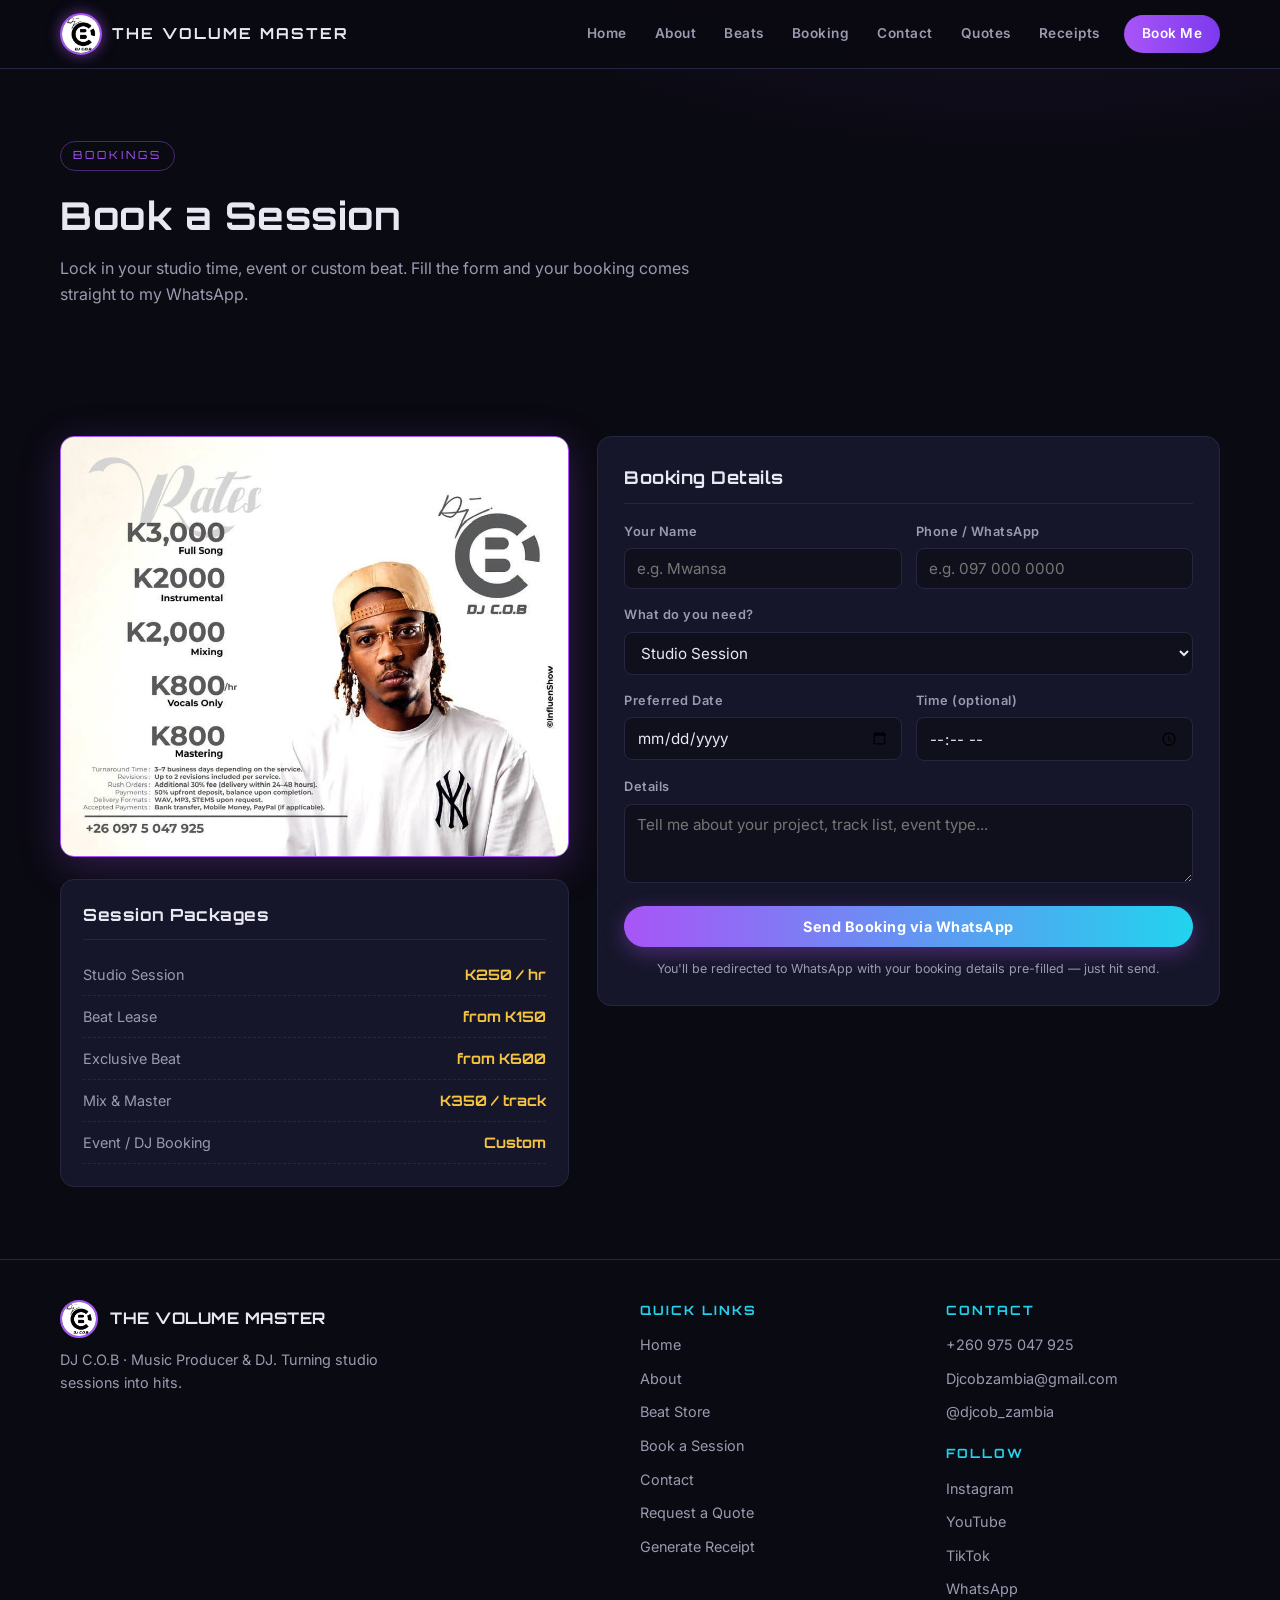
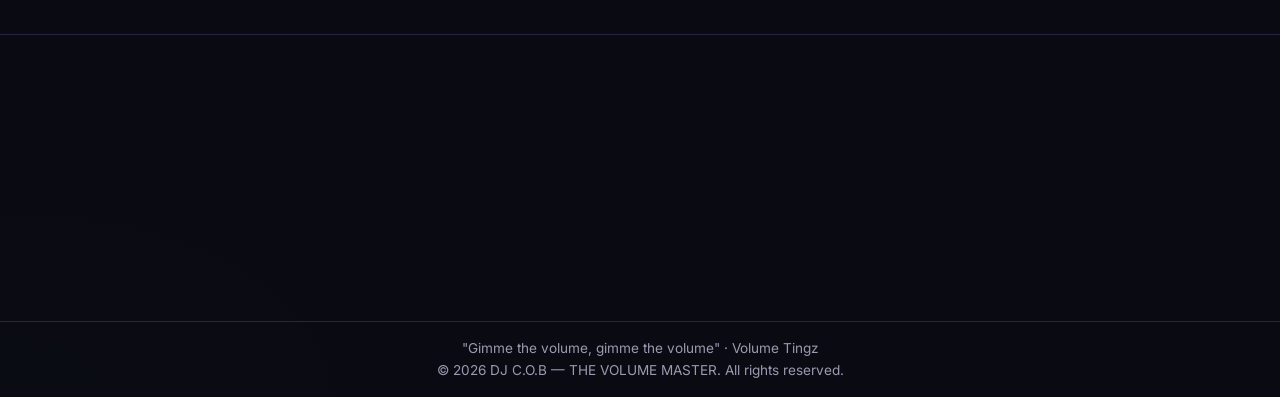
<file: pages/booking.html>
<!DOCTYPE html>
<html lang="en">
<head>
  <meta charset="UTF-8">
  <meta name="viewport" content="width=device-width, initial-scale=1.0">
  <title>Book a Session — DJ C.O.B | THE VOLUME MASTER</title>
  <meta name="description" content="Book a studio session, event or custom beat with DJ C.O.B — THE VOLUME MASTER.">
  <meta property="og:type" content="website">
  <meta property="og:title" content="Book a Session — DJ C.O.B | THE VOLUME MASTER">
  <meta property="og:description" content="Book a studio session, event or custom beat with DJ C.O.B — THE VOLUME MASTER.">
  <meta property="og:image" content="../Assets/img/booking.jpeg">
  <meta name="twitter:card" content="summary_large_image">
  <link rel="icon" type="image/svg+xml" href="../Assets/img/logo.jpg">
  <link rel="preconnect" href="https://fonts.googleapis.com">
  <link rel="preconnect" href="https://fonts.gstatic.com" crossorigin>
  <link href="https://fonts.googleapis.com/css2?family=Orbitron:wght@500;700;900&family=Inter:wght@400;500;600;700&display=swap" rel="stylesheet">
  <link rel="stylesheet" href="../Assets/css/header-footer.css">
  <link rel="stylesheet" href="../Assets/css/booking.css">
</head>
<body><div id="preloader" aria-hidden="true"><div class="pre-inner"><div class="pre-logo"><img src="../Assets/img/logo.jpg" alt="C.O.B"></div><h1 class="pre-name"><span class="p-c">C</span><span class="p-dot">.</span><span class="p-o">O</span><span class="p-dot">.</span><span class="p-b">B</span></h1><div class="pre-loader" aria-hidden="true"></div><p class="pre-slogan">Volume Tingz</p></div></div>
  <header class="site-header">
  <div class="container header-inner">
    <a href="../main.html" class="brand">
      <img src="../Assets/img/logo.jpg" alt="DJ C.O.B Logo" class="brand-logo">
      <span class="brand-text">THE VOLUME MASTER</span>
    </a>
    <nav class="site-nav" aria-label="Main navigation">
      <button class="nav-toggle" aria-label="Open menu" aria-expanded="false">&#9776;</button>
      <div class="nav-backdrop"></div>
      <div class="nav-sheet">
        <button class="nav-close" aria-label="Close menu">&times;</button>
        <div class="nav-sheet-brand">
          <img src="../Assets/img/logo.jpg" alt="C.O.B">
          <div>
            <span>THE VOLUME MASTER</span>
            <em>Volume Tingz</em>
          </div>
        </div>
        <ul class="nav-list">
          <li><a class="nav-link" href="../main.html">Home</a></li>
          <li><a class="nav-link" href="../pages/about.html">About</a></li>          <li><a class="nav-link" href="../pages/beats.html">Beats</a></li>
          <li><a class="nav-link" href="../pages/booking.html">Booking</a></li>
          <li><a class="nav-link" href="../pages/contact.html">Contact</a></li>
          <li><a class="nav-link" href="../pages/quotes.html">Quotes</a></li>
          <li><a class="nav-link" href="../pages/receipts.html">Receipts</a></li>
          <li><a class="nav-link nav-cta" href="https://wa.me/260975047925" target="_blank" rel="noopener">Book Me</a></li>
        </ul>
        <p class="nav-sheet-tag">"Gimme the volume, gimme the volume"</p>
      </div>
    </nav>
  </div>
</header>


  <main>
    <section class="page-head">
      <div class="container">
        <span class="section-tag">Bookings</span>
        <h1 class="section-title">Book a Session</h1>
        <p class="section-sub">Lock in your studio time, event or custom beat. Fill the form and your booking comes straight to my WhatsApp.</p>
      </div>
    </section>

    <section class="section section-booking">
      <div class="container booking-wrap">
        <div class="booking-visual">
          <img src="../Assets/img/booking.jpeg" alt="Book a session with DJ C.O.B">
          <div class="booking-info">
            <h3>Session Packages</h3>
            <ul>
              <li><span>Studio Session</span><strong>K250 / hr</strong></li>
              <li><span>Beat Lease</span><strong>from K150</strong></li>
              <li><span>Exclusive Beat</span><strong>from K600</strong></li>
              <li><span>Mix &amp; Master</span><strong>K350 / track</strong></li>
              <li><span>Event / DJ Booking</span><strong>Custom</strong></li>
            </ul>
          </div>
        </div>

        <div class="tool-panel">
          <h2 class="panel-title">Booking Details</h2>
          <form id="bookingForm">
            <div class="form-row">
              <div class="form-group">
                <label for="bName">Your Name</label>
                <input type="text" id="bName" placeholder="e.g. Mwansa" required>
              </div>
              <div class="form-group">
                <label for="bContact">Phone / WhatsApp</label>
                <input type="text" id="bContact" placeholder="e.g. 097 000 0000" required>
              </div>
            </div>
            <div class="form-group">
              <label for="bService">What do you need?</label>
              <select id="bService">
                <option value="Studio Session">Studio Session</option>
                <option value="Beat Lease">Beat Lease</option>
                <option value="Exclusive Beat">Exclusive Beat</option>
                <option value="Mix &amp; Mastering">Mix &amp; Mastering</option>
                <option value="Custom Beat">Custom Beat</option>
                <option value="Event / DJ Booking">Event / DJ Booking</option>
              </select>
            </div>
            <div class="form-row">
              <div class="form-group">
                <label for="bDate">Preferred Date</label>
                <input type="date" id="bDate">
              </div>
              <div class="form-group">
                <label for="bTime">Time (optional)</label>
                <input type="time" id="bTime">
              </div>
            </div>
            <div class="form-group">
              <label for="bNotes">Details</label>
              <textarea id="bNotes" rows="3" placeholder="Tell me about your project, track list, event type..."></textarea>
            </div>
            <button type="submit" class="btn btn-neon btn-block">Send Booking via WhatsApp</button>
            <p class="form-hint">You'll be redirected to WhatsApp with your booking details pre-filled — just hit send.</p>
          </form>
        </div>
      </div>
    </section>
  </main>

  <footer class="site-footer">
  <div class="container footer-grid">
    <div class="footer-col">
      <div class="footer-brand">
        <img src="../Assets/img/logo.jpg" alt="DJ C.O.B Logo" class="footer-logo">
        <h3>THE VOLUME MASTER</h3>
      </div>
      <p>DJ C.O.B &middot; Music Producer &amp; DJ. Turning studio sessions into hits.</p>
    </div>
    <div class="footer-col">
      <h4>Quick Links</h4>
      <ul class="footer-links">
        <li><a href="../main.html">Home</a></li>
        <li><a href="../pages/about.html">About</a></li>        <li><a href="../pages/beats.html">Beat Store</a></li>
        <li><a href="../pages/booking.html">Book a Session</a></li>
        <li><a href="../pages/contact.html">Contact</a></li>
        <li><a href="../pages/quotes.html">Request a Quote</a></li>
        <li><a href="../pages/receipts.html">Generate Receipt</a></li>
      </ul>
    </div>
    <div class="footer-col">
      <h4>Contact</h4>
      <ul class="footer-links">
        <li><a href="tel:+260975047925">+260 975 047 925</a></li>
        <li><a href="mailto:Djcobzambia@gmail.com">Djcobzambia@gmail.com</a></li>
        <li><a href="https://instagram.com/djcob_zambia" target="_blank" rel="noopener">@djcob_zambia</a></li>
      </ul>
      <h4 style="margin-top:18px;">Follow</h4>
      <ul class="footer-social">
        <li><a href="https://instagram.com/djcob_zambia" target="_blank" rel="noopener">Instagram</a></li>
        <li><a href="#" onclick="alert('Add your YouTube link here');return false;">YouTube</a></li>
        <li><a href="#" onclick="alert('Add your TikTok link here');return false;">TikTok</a></li>
        <li><a href="https://wa.me/260975047925" target="_blank" rel="noopener">WhatsApp</a></li>
      </ul>
    </div>
  </div>
  <div class="footer-map">
    <iframe
      title="THE VOLUME MASTER — studio location map"
      src="https://www.google.com/maps?q=Lusaka%2C%20Zambia&output=embed"
      loading="lazy"
      referrerpolicy="no-referrer-when-downgrade"
      allowfullscreen></iframe>
  </div>
  <div class="footer-bottom">
    <p>"Gimme the volume, gimme the volume" &middot; Volume Tingz</p>
    <p>&copy; <span id="footer-year"></span> DJ C.O.B &mdash; THE VOLUME MASTER. All rights reserved.</p>
  </div>
</footer>

  <div class="toast" id="toast"></div>

    <script src="../Assets/js/global.js"></script>
<script src="../Assets/js/loader.js"></script>
  <script src="../Assets/js/booking.js"></script>
</body>
</html>
</file>
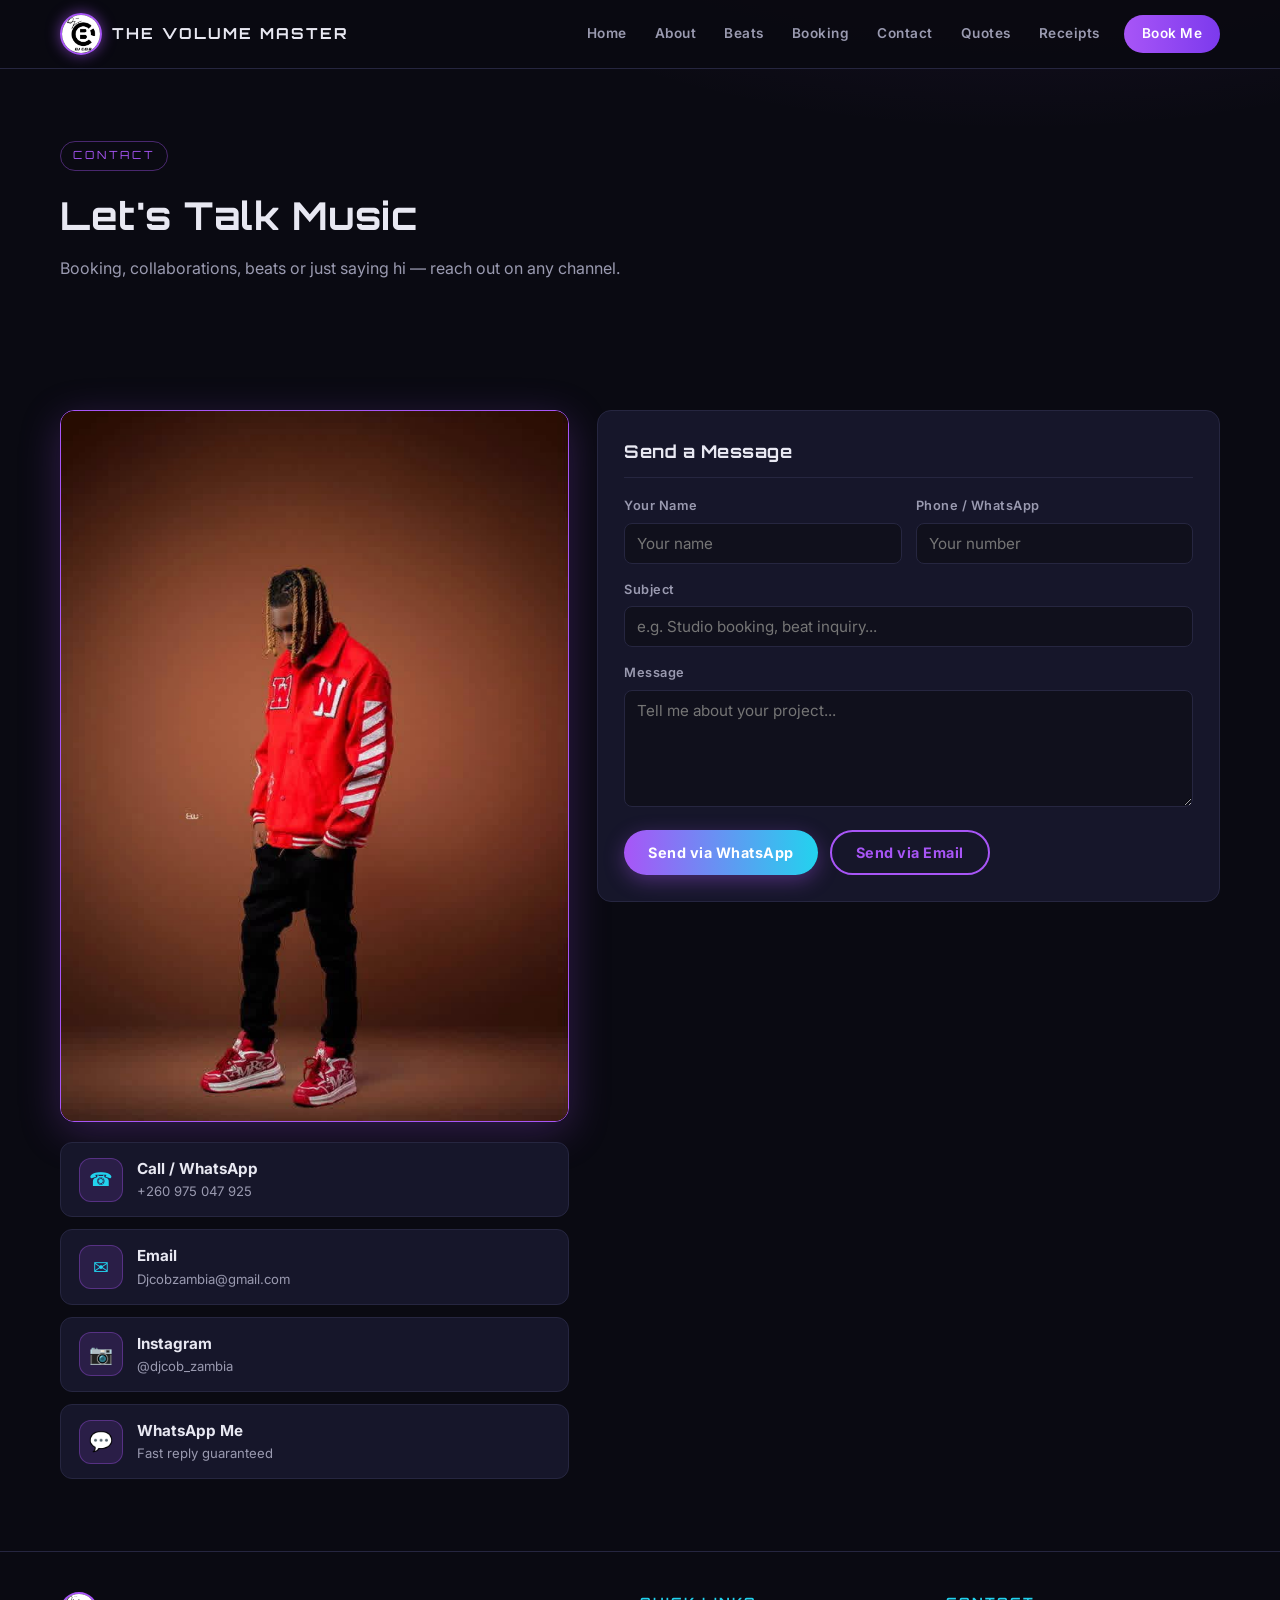
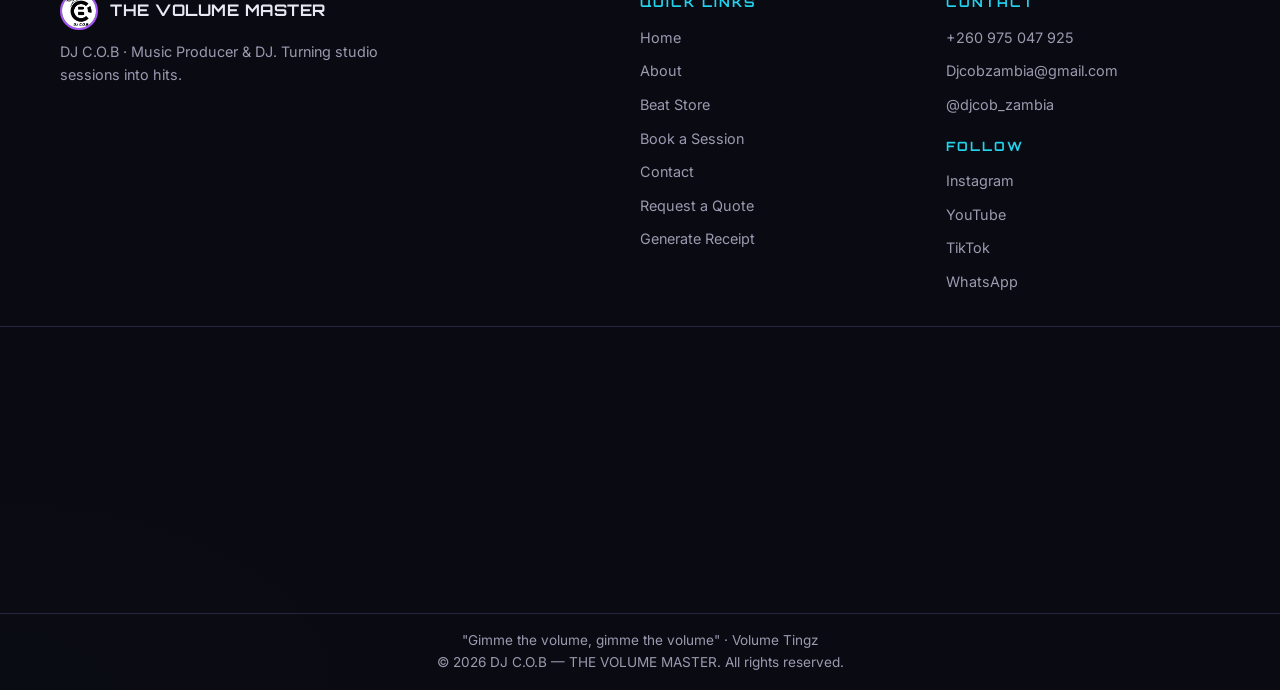
<file: pages/contact.html>
<!DOCTYPE html>
<html lang="en">
<head>
  <meta charset="UTF-8">
  <meta name="viewport" content="width=device-width, initial-scale=1.0">
  <title>Contact — DJ C.O.B | THE VOLUME MASTER</title>
  <meta name="description" content="Get in touch with DJ C.O.B — THE VOLUME MASTER. Music production, DJ bookings and studio sessions.">
  <meta property="og:type" content="website">
  <meta property="og:title" content="Contact — DJ C.O.B | THE VOLUME MASTER">
  <meta property="og:description" content="Get in touch with DJ C.O.B — THE VOLUME MASTER.">
  <meta property="og:image" content="../Assets/img/contact_us.jpeg">
  <meta name="twitter:card" content="summary_large_image">
  <link rel="icon" type="image/svg+xml" href="../Assets/img/logo.jpg">
  <link rel="preconnect" href="https://fonts.googleapis.com">
  <link rel="preconnect" href="https://fonts.gstatic.com" crossorigin>
  <link href="https://fonts.googleapis.com/css2?family=Orbitron:wght@500;700;900&family=Inter:wght@400;500;600;700&display=swap" rel="stylesheet">
  <link rel="stylesheet" href="../Assets/css/header-footer.css">
  <link rel="stylesheet" href="../Assets/css/contact.css">
</head>
<body><div id="preloader" aria-hidden="true"><div class="pre-inner"><div class="pre-logo"><img src="../Assets/img/logo.jpg" alt="C.O.B"></div><h1 class="pre-name"><span class="p-c">C</span><span class="p-dot">.</span><span class="p-o">O</span><span class="p-dot">.</span><span class="p-b">B</span></h1><div class="pre-loader" aria-hidden="true"></div><p class="pre-slogan">Volume Tingz</p></div></div>
  <header class="site-header">
  <div class="container header-inner">
    <a href="../main.html" class="brand">
      <img src="../Assets/img/logo.jpg" alt="DJ C.O.B Logo" class="brand-logo">
      <span class="brand-text">THE VOLUME MASTER</span>
    </a>
    <nav class="site-nav" aria-label="Main navigation">
      <button class="nav-toggle" aria-label="Open menu" aria-expanded="false">&#9776;</button>
      <div class="nav-backdrop"></div>
      <div class="nav-sheet">
        <button class="nav-close" aria-label="Close menu">&times;</button>
        <div class="nav-sheet-brand">
          <img src="../Assets/img/logo.jpg" alt="C.O.B">
          <div>
            <span>THE VOLUME MASTER</span>
            <em>Volume Tingz</em>
          </div>
        </div>
        <ul class="nav-list">
          <li><a class="nav-link" href="../main.html">Home</a></li>
          <li><a class="nav-link" href="../pages/about.html">About</a></li>          <li><a class="nav-link" href="../pages/beats.html">Beats</a></li>
          <li><a class="nav-link" href="../pages/booking.html">Booking</a></li>
          <li><a class="nav-link" href="../pages/contact.html">Contact</a></li>
          <li><a class="nav-link" href="../pages/quotes.html">Quotes</a></li>
          <li><a class="nav-link" href="../pages/receipts.html">Receipts</a></li>
          <li><a class="nav-link nav-cta" href="https://wa.me/260975047925" target="_blank" rel="noopener">Book Me</a></li>
        </ul>
        <p class="nav-sheet-tag">"Gimme the volume, gimme the volume"</p>
      </div>
    </nav>
  </div>
</header>


  <main>
    <section class="page-head">
      <div class="container">
        <span class="section-tag">Contact</span>
        <h1 class="section-title">Let's Talk Music</h1>
        <p class="section-sub">Booking, collaborations, beats or just saying hi — reach out on any channel.</p>
      </div>
    </section>

    <section class="section section-contact">
      <div class="container contact-wrap">
        <div class="contact-info">
          <img src="../Assets/img/contact_us.jpeg" alt="Contact DJ C.O.B — THE VOLUME MASTER">
          <div class="contact-cards">
            <a class="contact-card" href="tel:+260975047925">
              <span class="cc-icon">&#9742;</span>
              <span><strong>Call / WhatsApp</strong><br>+260 975 047 925</span>
            </a>
            <a class="contact-card" href="mailto:Djcobzambia@gmail.com">
              <span class="cc-icon">&#9993;</span>
              <span><strong>Email</strong><br>Djcobzambia@gmail.com</span>
            </a>
            <a class="contact-card" href="https://instagram.com/djcob_zambia" target="_blank" rel="noopener">
              <span class="cc-icon">&#128247;</span>
              <span><strong>Instagram</strong><br>@djcob_zambia</span>
            </a>
            <a class="contact-card" href="https://wa.me/260975047925" target="_blank" rel="noopener">
              <span class="cc-icon">&#128172;</span>
              <span><strong>WhatsApp Me</strong><br>Fast reply guaranteed</span>
            </a>
          </div>
        </div>

        <div class="tool-panel">
          <h2 class="panel-title">Send a Message</h2>
          <form id="contactForm">
            <div class="form-row">
              <div class="form-group">
                <label for="cName">Your Name</label>
                <input type="text" id="cName" placeholder="Your name" required>
              </div>
              <div class="form-group">
                <label for="cContact">Phone / WhatsApp</label>
                <input type="text" id="cContact" placeholder="Your number">
              </div>
            </div>
            <div class="form-group">
              <label for="cSubject">Subject</label>
              <input type="text" id="cSubject" placeholder="e.g. Studio booking, beat inquiry..." required>
            </div>
            <div class="form-group">
              <label for="cMsg">Message</label>
              <textarea id="cMsg" rows="5" placeholder="Tell me about your project..." required></textarea>
            </div>
            <div class="tool-actions">
              <button type="submit" class="btn btn-neon">Send via WhatsApp</button>
              <button type="button" class="btn btn-outline" id="emailBtn">Send via Email</button>
            </div>
          </form>
        </div>
      </div>
    </section>
  </main>

  <footer class="site-footer">
  <div class="container footer-grid">
    <div class="footer-col">
      <div class="footer-brand">
        <img src="../Assets/img/logo.jpg" alt="DJ C.O.B Logo" class="footer-logo">
        <h3>THE VOLUME MASTER</h3>
      </div>
      <p>DJ C.O.B &middot; Music Producer &amp; DJ. Turning studio sessions into hits.</p>
    </div>
    <div class="footer-col">
      <h4>Quick Links</h4>
      <ul class="footer-links">
        <li><a href="../main.html">Home</a></li>
        <li><a href="../pages/about.html">About</a></li>        <li><a href="../pages/beats.html">Beat Store</a></li>
        <li><a href="../pages/booking.html">Book a Session</a></li>
        <li><a href="../pages/contact.html">Contact</a></li>
        <li><a href="../pages/quotes.html">Request a Quote</a></li>
        <li><a href="../pages/receipts.html">Generate Receipt</a></li>
      </ul>
    </div>
    <div class="footer-col">
      <h4>Contact</h4>
      <ul class="footer-links">
        <li><a href="tel:+260975047925">+260 975 047 925</a></li>
        <li><a href="mailto:Djcobzambia@gmail.com">Djcobzambia@gmail.com</a></li>
        <li><a href="https://instagram.com/djcob_zambia" target="_blank" rel="noopener">@djcob_zambia</a></li>
      </ul>
      <h4 style="margin-top:18px;">Follow</h4>
      <ul class="footer-social">
        <li><a href="https://instagram.com/djcob_zambia" target="_blank" rel="noopener">Instagram</a></li>
        <li><a href="#" onclick="alert('Add your YouTube link here');return false;">YouTube</a></li>
        <li><a href="#" onclick="alert('Add your TikTok link here');return false;">TikTok</a></li>
        <li><a href="https://wa.me/260975047925" target="_blank" rel="noopener">WhatsApp</a></li>
      </ul>
    </div>
  </div>
  <div class="footer-map">
    <iframe
      title="THE VOLUME MASTER — studio location map"
      src="https://www.google.com/maps?q=Lusaka%2C%20Zambia&output=embed"
      loading="lazy"
      referrerpolicy="no-referrer-when-downgrade"
      allowfullscreen></iframe>
  </div>
  <div class="footer-bottom">
    <p>"Gimme the volume, gimme the volume" &middot; Volume Tingz</p>
    <p>&copy; <span id="footer-year"></span> DJ C.O.B &mdash; THE VOLUME MASTER. All rights reserved.</p>
  </div>
</footer>

  <div class="toast" id="toast"></div>

    <script src="../Assets/js/global.js"></script>
<script src="../Assets/js/loader.js"></script>
  <script src="../Assets/js/contact.js"></script>
</body>
</html>
</file>
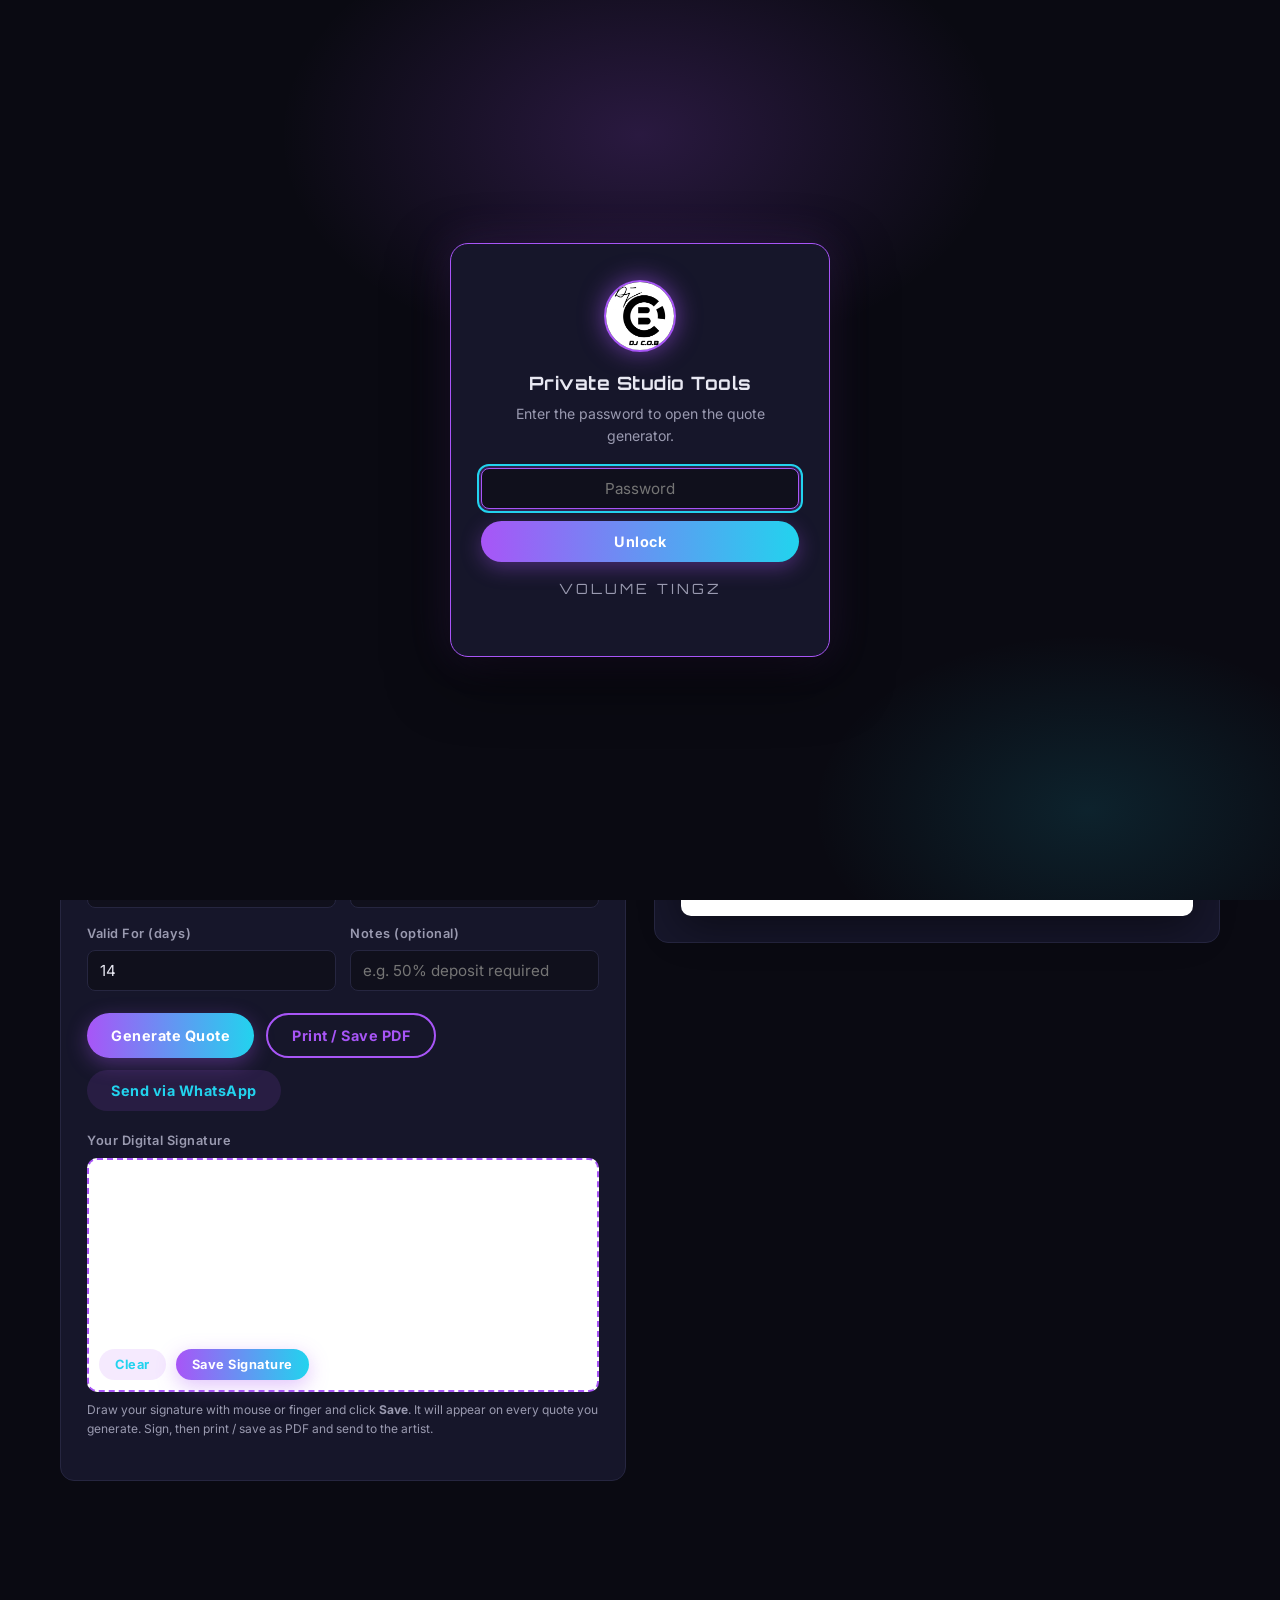
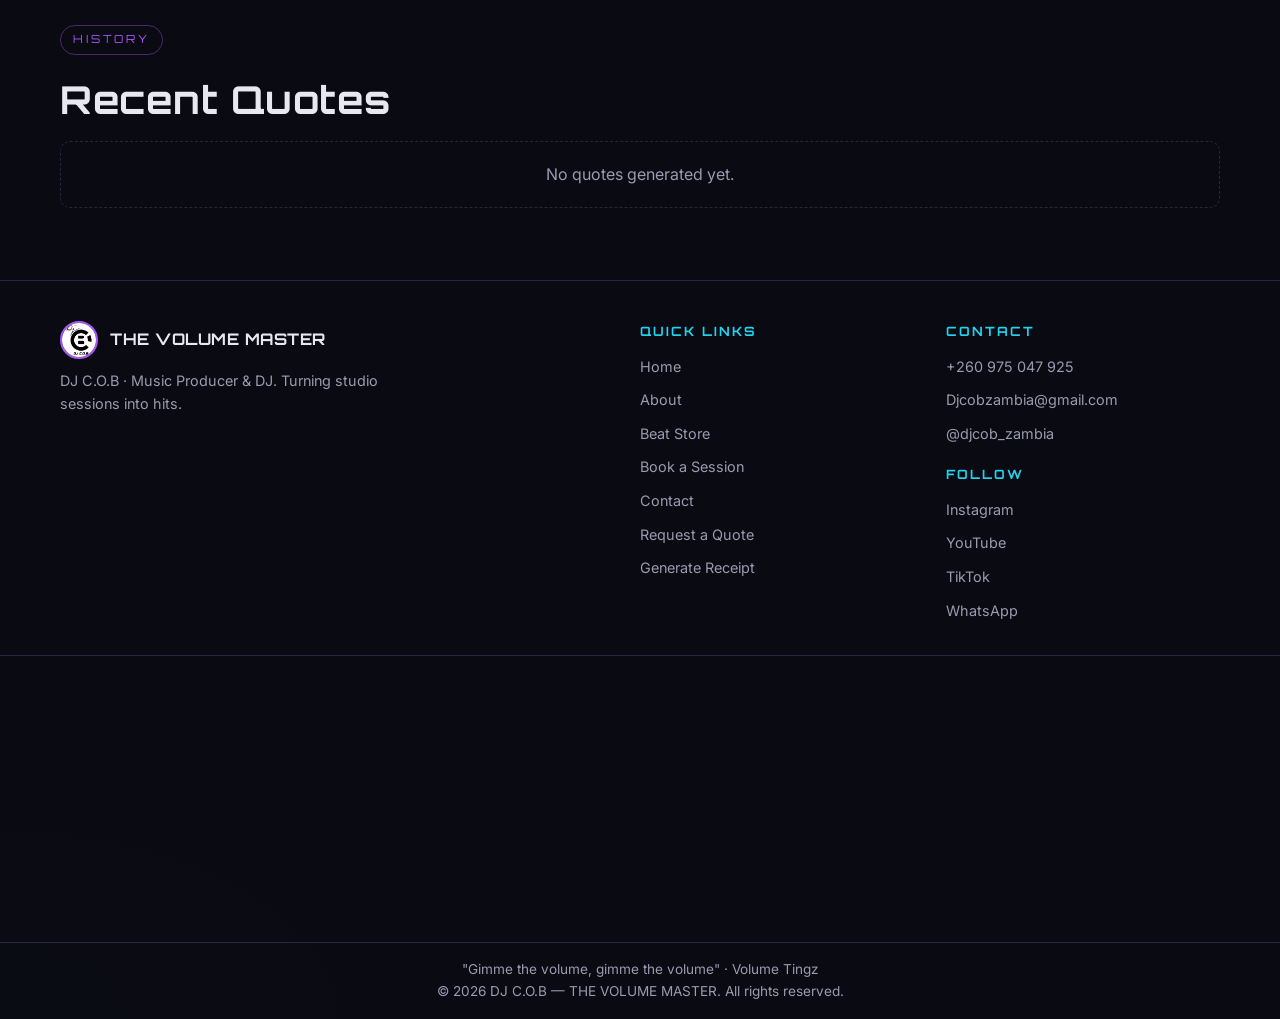
<file: pages/quotes.html>
<!DOCTYPE html>
<html lang="en">
<head>
  <meta charset="UTF-8">
  <meta name="viewport" content="width=device-width, initial-scale=1.0">
  <title>Quote Generator — DJ C.O.B | THE VOLUME MASTER</title>
  <meta name="description" content="Generate professional quotes for studio sessions, beats and production.">
  <meta property="og:type" content="website">
  <meta property="og:title" content="Quote Generator — DJ C.O.B | THE VOLUME MASTER">
  <meta property="og:description" content="Generate professional quotes for studio sessions, beats and production.">
  <meta property="og:image" content="../Assets/img/logo.jpg">
  <meta name="twitter:card" content="summary_large_image">
  <link rel="icon" type="image/svg+xml" href="../Assets/img/logo.jpg">
  <link rel="preconnect" href="https://fonts.googleapis.com">
  <link rel="preconnect" href="https://fonts.gstatic.com" crossorigin>
  <link href="https://fonts.googleapis.com/css2?family=Orbitron:wght@500;700;900&family=Inter:wght@400;500;600;700&display=swap" rel="stylesheet">
  <link rel="stylesheet" href="../Assets/css/header-footer.css">
  <link rel="stylesheet" href="../Assets/css/quotes.css">
</head>
<body><div id="preloader" aria-hidden="true"><div class="pre-inner"><div class="pre-logo"><img src="../Assets/img/logo.jpg" alt="C.O.B"></div><h1 class="pre-name"><span class="p-c">C</span><span class="p-dot">.</span><span class="p-o">O</span><span class="p-dot">.</span><span class="p-b">B</span></h1><div class="pre-loader" aria-hidden="true"></div><p class="pre-slogan">Volume Tingz</p></div></div>
  <header class="site-header">
  <div class="container header-inner">
    <a href="../main.html" class="brand">
      <img src="../Assets/img/logo.jpg" alt="DJ C.O.B Logo" class="brand-logo">
      <span class="brand-text">THE VOLUME MASTER</span>
    </a>
    <nav class="site-nav" aria-label="Main navigation">
      <button class="nav-toggle" aria-label="Open menu" aria-expanded="false">&#9776;</button>
      <div class="nav-backdrop"></div>
      <div class="nav-sheet">
        <button class="nav-close" aria-label="Close menu">&times;</button>
        <div class="nav-sheet-brand">
          <img src="../Assets/img/logo.jpg" alt="C.O.B">
          <div>
            <span>THE VOLUME MASTER</span>
            <em>Volume Tingz</em>
          </div>
        </div>
        <ul class="nav-list">
          <li><a class="nav-link" href="../main.html">Home</a></li>
          <li><a class="nav-link" href="../pages/about.html">About</a></li>          <li><a class="nav-link" href="../pages/beats.html">Beats</a></li>
          <li><a class="nav-link" href="../pages/booking.html">Booking</a></li>
          <li><a class="nav-link" href="../pages/contact.html">Contact</a></li>
          <li><a class="nav-link" href="../pages/quotes.html">Quotes</a></li>
          <li><a class="nav-link" href="../pages/receipts.html">Receipts</a></li>
          <li><a class="nav-link nav-cta" href="https://wa.me/260975047925" target="_blank" rel="noopener">Book Me</a></li>
        </ul>
        <p class="nav-sheet-tag">"Gimme the volume, gimme the volume"</p>
      </div>
    </nav>
  </div>
</header>


  <main>
    <section class="page-head">
      <div class="container">
        <span class="section-tag">Business Tools</span>
        <h1 class="section-title">Quote Generator</h1>
        <p class="section-sub">Build a professional, printable quote for clients — studio time, beats, mixing and more.</p>
      </div>
    </section>

    <section class="section section-tools">
      <div class="container tools-wrap">
        <div class="tool-panel">
          <h2 class="panel-title">Quote Details</h2>
          <form id="quoteForm">
            <div class="form-row">
              <div class="form-group">
                <label for="qNumber">Quote Number</label>
                <input type="text" id="qNumber" readonly>
              </div>
              <div class="form-group">
                <label for="qDate">Date</label>
                <input type="date" id="qDate" required>
              </div>
            </div>
            <div class="form-row">
              <div class="form-group">
                <label for="qClient">Client Name</label>
                <input type="text" id="qClient" placeholder="e.g. Mwansa &amp; Co." required>
              </div>
              <div class="form-group">
                <label for="qClientContact">Client Contact (optional)</label>
                <input type="text" id="qClientContact" placeholder="email or phone">
              </div>
            </div>

            <div class="form-group">
              <label>Items / Services</label>
              <div id="lineItems"></div>
              <button type="button" class="btn btn-ghost btn-sm" id="addLine">+ Add Item</button>
            </div>

            <div class="form-row">
              <div class="form-group">
                <label for="qDiscount">Discount (K or %)</label>
                <input type="text" id="qDiscount" placeholder="e.g. 100 or 10%">
              </div>
              <div class="form-group">
                <label for="qTax">Tax %</label>
                <input type="number" id="qTax" min="0" max="100" value="0" placeholder="0">
              </div>
            </div>
            <div class="form-row">
              <div class="form-group">
                <label for="qValid">Valid For (days)</label>
                <input type="number" id="qValid" min="1" value="14">
              </div>
              <div class="form-group">
                <label for="qNotes">Notes (optional)</label>
                <input type="text" id="qNotes" placeholder="e.g. 50% deposit required">
              </div>
            </div>

            <div class="tool-actions">
              <button type="submit" class="btn btn-neon">Generate Quote</button>
              <button type="button" class="btn btn-outline" id="printQuote">Print / Save PDF</button>
              <button type="button" class="btn btn-ghost" id="sendQuote">Send via WhatsApp</button>
            </div>

            <div class="form-group sig-group">
              <label>Your Digital Signature</label>
              <div class="sig-pad-wrap">
                <canvas id="sigPad" width="520" height="180" aria-label="Draw your digital signature"></canvas>
                <div class="sig-tools">
                  <button type="button" class="btn btn-ghost btn-sm" id="sigClear">Clear</button>
                  <button type="button" class="btn btn-neon btn-sm" id="sigSave">Save Signature</button>
                </div>
              </div>
              <p class="form-hint">Draw your signature with mouse or finger and click <strong>Save</strong>. It will appear on every quote you generate. Sign, then print / save as PDF and send to the artist.</p>
            </div>
          </form>
        </div>

        <div class="tool-panel doc-panel">
          <h2 class="panel-title">Preview</h2>
          <div class="doc-sheet" id="quoteDoc">
            <div class="doc-placeholder">Fill in the details and hit <strong>Generate Quote</strong>.</div>
          </div>
        </div>
      </div>
    </section>

    <section class="section section-alt">
      <div class="container">
        <span class="section-tag">History</span>
        <h2 class="section-title">Recent Quotes</h2>
        <div class="history-list" id="quoteHistory"></div>
      </div>
    </section>
  </main>

  <footer class="site-footer">
  <div class="container footer-grid">
    <div class="footer-col">
      <div class="footer-brand">
        <img src="../Assets/img/logo.jpg" alt="DJ C.O.B Logo" class="footer-logo">
        <h3>THE VOLUME MASTER</h3>
      </div>
      <p>DJ C.O.B &middot; Music Producer &amp; DJ. Turning studio sessions into hits.</p>
    </div>
    <div class="footer-col">
      <h4>Quick Links</h4>
      <ul class="footer-links">
        <li><a href="../main.html">Home</a></li>
        <li><a href="../pages/about.html">About</a></li>        <li><a href="../pages/beats.html">Beat Store</a></li>
        <li><a href="../pages/booking.html">Book a Session</a></li>
        <li><a href="../pages/contact.html">Contact</a></li>
        <li><a href="../pages/quotes.html">Request a Quote</a></li>
        <li><a href="../pages/receipts.html">Generate Receipt</a></li>
      </ul>
    </div>
    <div class="footer-col">
      <h4>Contact</h4>
      <ul class="footer-links">
        <li><a href="tel:+260975047925">+260 975 047 925</a></li>
        <li><a href="mailto:Djcobzambia@gmail.com">Djcobzambia@gmail.com</a></li>
        <li><a href="https://instagram.com/djcob_zambia" target="_blank" rel="noopener">@djcob_zambia</a></li>
      </ul>
      <h4 style="margin-top:18px;">Follow</h4>
      <ul class="footer-social">
        <li><a href="https://instagram.com/djcob_zambia" target="_blank" rel="noopener">Instagram</a></li>
        <li><a href="#" onclick="alert('Add your YouTube link here');return false;">YouTube</a></li>
        <li><a href="#" onclick="alert('Add your TikTok link here');return false;">TikTok</a></li>
        <li><a href="https://wa.me/260975047925" target="_blank" rel="noopener">WhatsApp</a></li>
      </ul>
    </div>
  </div>
  <div class="footer-map">
    <iframe
      title="THE VOLUME MASTER — studio location map"
      src="https://www.google.com/maps?q=Lusaka%2C%20Zambia&output=embed"
      loading="lazy"
      referrerpolicy="no-referrer-when-downgrade"
      allowfullscreen></iframe>
  </div>
  <div class="footer-bottom">
    <p>"Gimme the volume, gimme the volume" &middot; Volume Tingz</p>
    <p>&copy; <span id="footer-year"></span> DJ C.O.B &mdash; THE VOLUME MASTER. All rights reserved.</p>
  </div>
</footer>

  <div class="toast" id="toast"></div>

  <div id="authGate">
    <div class="gate-box">
      <img src="../Assets/img/logo.jpg" alt="THE VOLUME MASTER">
      <h2>Private Studio Tools</h2>
      <p>Enter the password to open the quote generator.</p>
      <input type="password" id="authPass" placeholder="Password" autocomplete="off">
      <button type="button" class="btn btn-neon" id="authBtn">Unlock</button>
      <p class="gate-err" id="authErr">Wrong password. Try again.</p>
      <p class="gate-tag">Volume Tingz</p>
    </div>
  </div>

  <script src="../Assets/js/global.js"></script>
  <script src="../Assets/js/signature.js"></script>
  <script src="../Assets/js/loader.js"></script>
  <script src="../Assets/js/gate.js"></script>
  <script src="../Assets/js/quotes.js"></script>
</body>
</html>
</file>
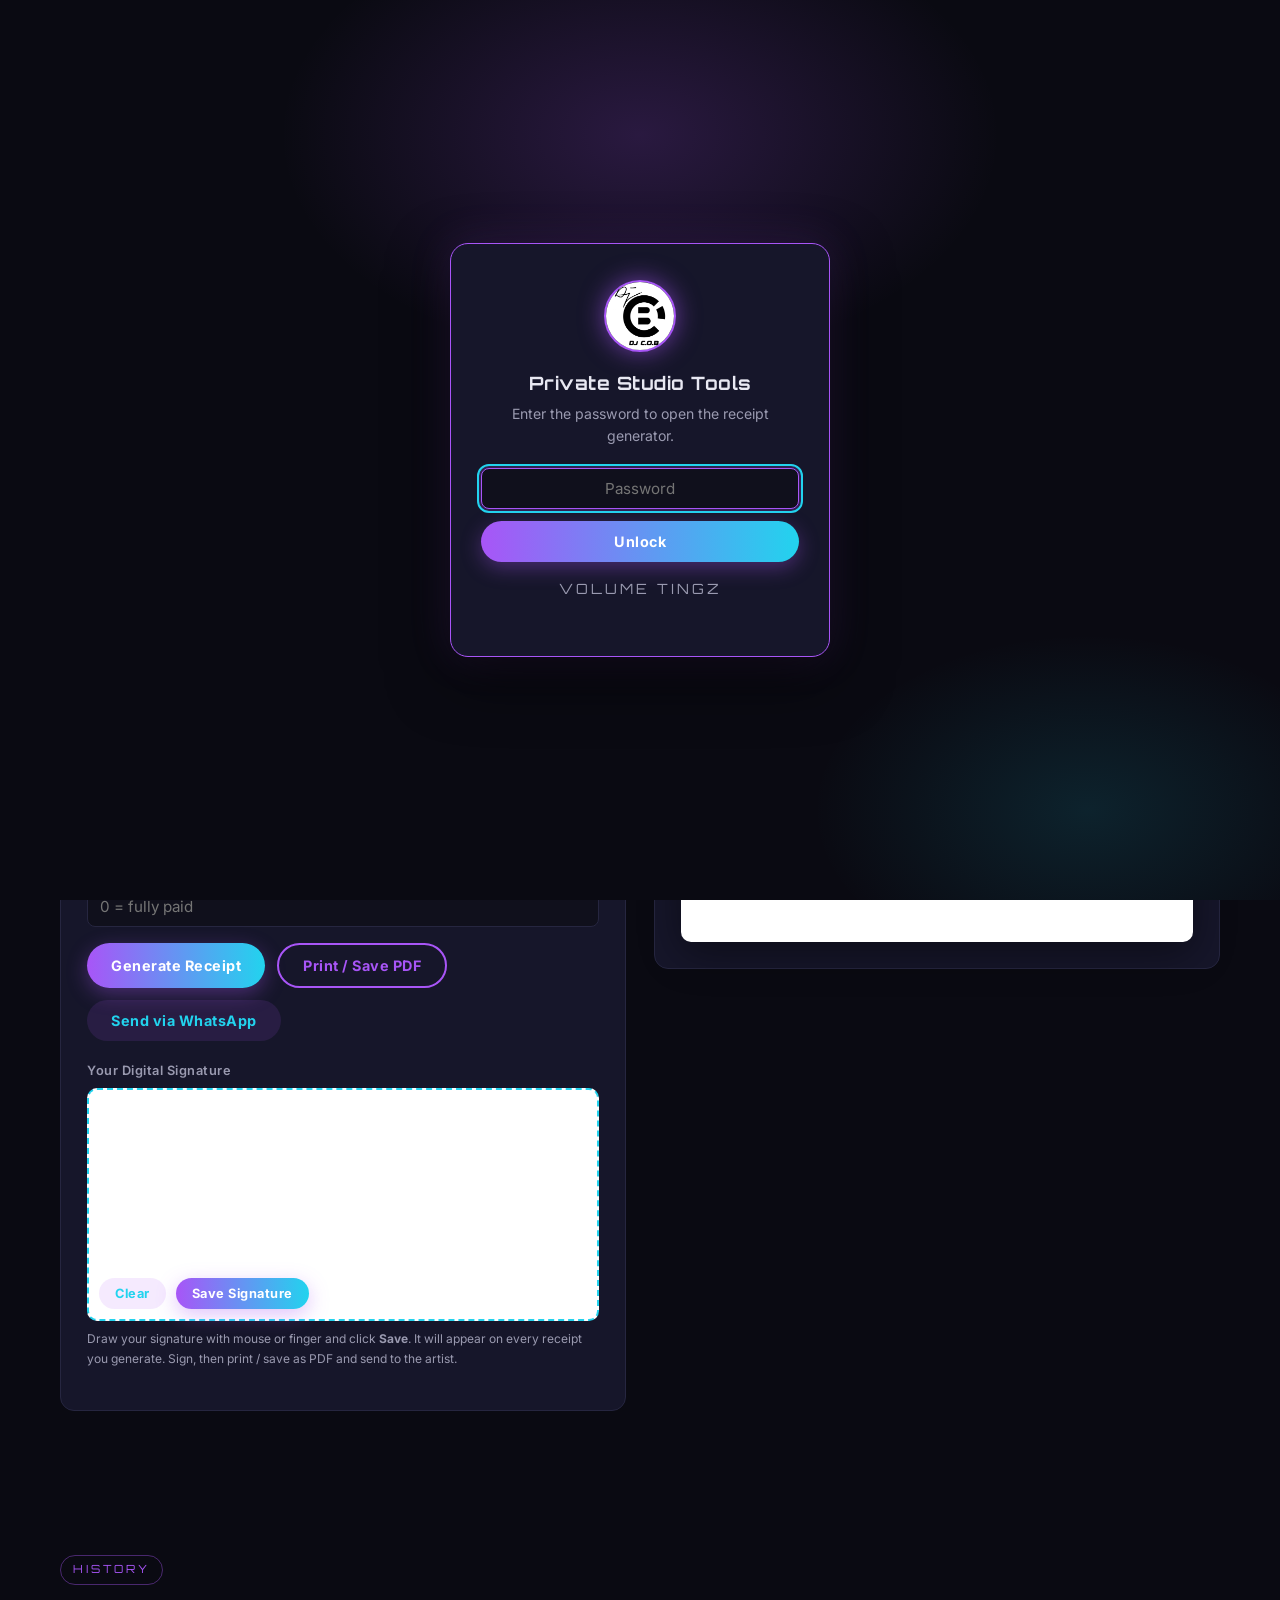
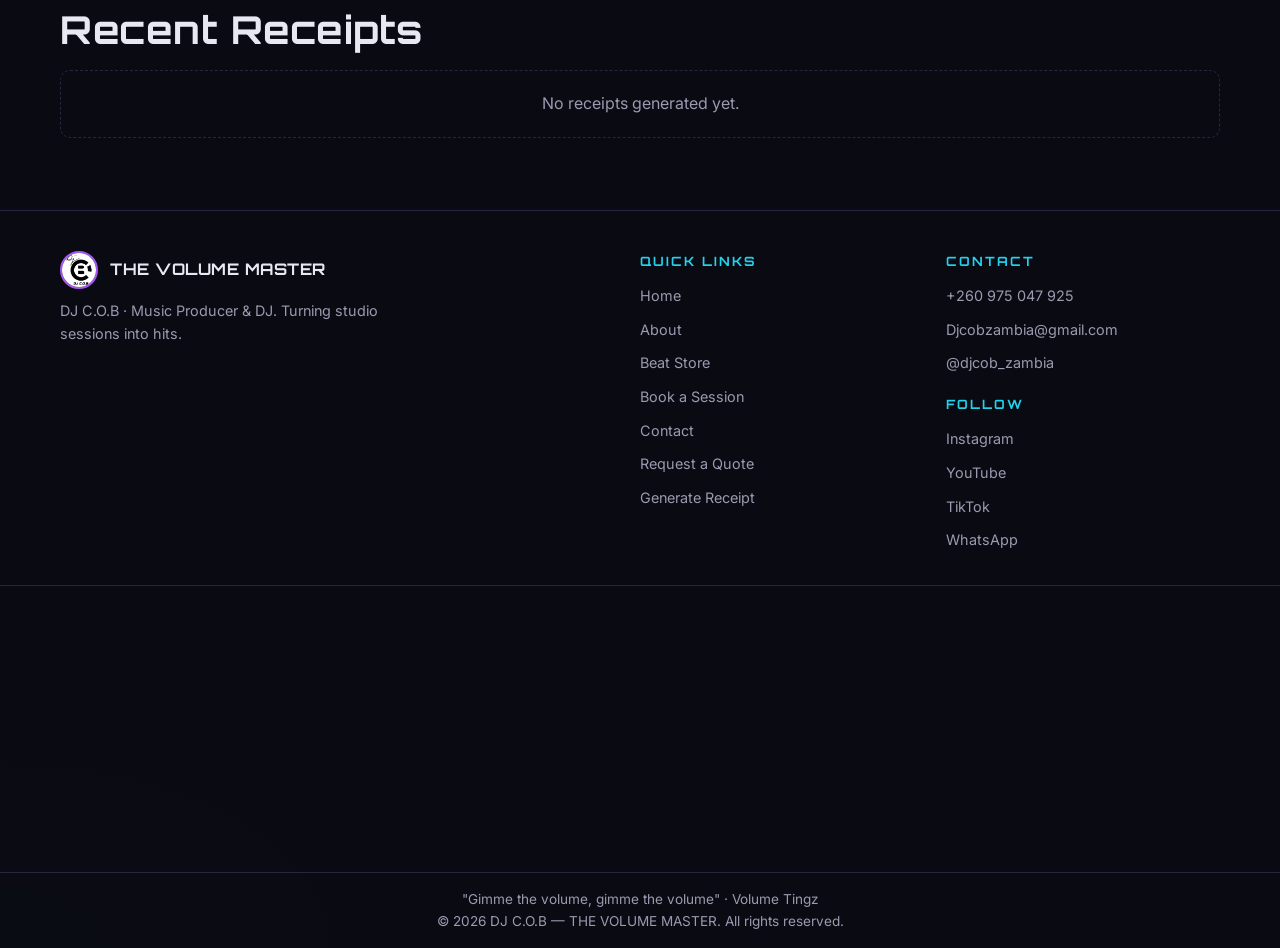
<file: pages/receipts.html>
<!DOCTYPE html>
<html lang="en">
<head>
  <meta charset="UTF-8">
  <meta name="viewport" content="width=device-width, initial-scale=1.0">
  <title>Receipt Generator — DJ C.O.B | THE VOLUME MASTER</title>
  <meta name="description" content="Generate professional, printable receipts for clients and artists.">
  <meta property="og:type" content="website">
  <meta property="og:title" content="Receipt Generator — DJ C.O.B | THE VOLUME MASTER">
  <meta property="og:description" content="Generate professional, printable receipts for clients and artists.">
  <meta property="og:image" content="../Assets/img/logo.jpg">
  <meta name="twitter:card" content="summary_large_image">
  <link rel="icon" type="image/svg+xml" href="../Assets/img/logo.jpg">
  <link rel="preconnect" href="https://fonts.googleapis.com">
  <link rel="preconnect" href="https://fonts.gstatic.com" crossorigin>
  <link href="https://fonts.googleapis.com/css2?family=Orbitron:wght@500;700;900&family=Inter:wght@400;500;600;700&display=swap" rel="stylesheet">
  <link rel="stylesheet" href="../Assets/css/header-footer.css">
  <link rel="stylesheet" href="../Assets/css/receipts.css">
</head>
<body><div id="preloader" aria-hidden="true"><div class="pre-inner"><div class="pre-logo"><img src="../Assets/img/logo.jpg" alt="C.O.B"></div><h1 class="pre-name"><span class="p-c">C</span><span class="p-dot">.</span><span class="p-o">O</span><span class="p-dot">.</span><span class="p-b">B</span></h1><div class="pre-loader" aria-hidden="true"></div><p class="pre-slogan">Volume Tingz</p></div></div>
  <header class="site-header">
  <div class="container header-inner">
    <a href="../main.html" class="brand">
      <img src="../Assets/img/logo.jpg" alt="DJ C.O.B Logo" class="brand-logo">
      <span class="brand-text">THE VOLUME MASTER</span>
    </a>
    <nav class="site-nav" aria-label="Main navigation">
      <button class="nav-toggle" aria-label="Open menu" aria-expanded="false">&#9776;</button>
      <div class="nav-backdrop"></div>
      <div class="nav-sheet">
        <button class="nav-close" aria-label="Close menu">&times;</button>
        <div class="nav-sheet-brand">
          <img src="../Assets/img/logo.jpg" alt="C.O.B">
          <div>
            <span>THE VOLUME MASTER</span>
            <em>Volume Tingz</em>
          </div>
        </div>
        <ul class="nav-list">
          <li><a class="nav-link" href="../main.html">Home</a></li>
          <li><a class="nav-link" href="../pages/about.html">About</a></li>          <li><a class="nav-link" href="../pages/beats.html">Beats</a></li>
          <li><a class="nav-link" href="../pages/booking.html">Booking</a></li>
          <li><a class="nav-link" href="../pages/contact.html">Contact</a></li>
          <li><a class="nav-link" href="../pages/quotes.html">Quotes</a></li>
          <li><a class="nav-link" href="../pages/receipts.html">Receipts</a></li>
          <li><a class="nav-link nav-cta" href="https://wa.me/260975047925" target="_blank" rel="noopener">Book Me</a></li>
        </ul>
        <p class="nav-sheet-tag">"Gimme the volume, gimme the volume"</p>
      </div>
    </nav>
  </div>
</header>


  <main>
    <section class="page-head">
      <div class="container">
        <span class="section-tag">Business Tools</span>
        <h1 class="section-title">Receipt Generator</h1>
        <p class="section-sub">Issue a clean, printable receipt after every payment — perfect for artists, labels and clients.</p>
      </div>
    </section>

    <section class="section section-tools">
      <div class="container tools-wrap">
        <div class="tool-panel">
          <h2 class="panel-title">Payment Details</h2>
          <form id="receiptForm">
            <div class="form-row">
              <div class="form-group">
                <label for="rNumber">Receipt Number</label>
                <input type="text" id="rNumber" readonly>
              </div>
              <div class="form-group">
                <label for="rDate">Date</label>
                <input type="date" id="rDate" required>
              </div>
            </div>
            <div class="form-row">
              <div class="form-group">
                <label for="rClient">Received From (Client)</label>
                <input type="text" id="rClient" placeholder="e.g. Mwansa &amp; Co." required>
              </div>
              <div class="form-group">
                <label for="rAmount">Amount Paid (K)</label>
                <input type="number" id="rAmount" min="0" step="0.01" placeholder="e.g. 500" required>
              </div>
            </div>
            <div class="form-row">
              <div class="form-group">
                <label for="rMethod">Payment Method</label>
                <select id="rMethod">
                  <option value="Cash">Cash</option>
                  <option value="Bank Transfer">Bank Transfer</option>
                  <option value="Mobile Money">Mobile Money</option>
                  <option value="Card">Card</option>
                  <option value="Other">Other</option>
                </select>
              </div>
              <div class="form-group">
                <label for="rService">Payment For</label>
                <select id="rService">
                  <option value="Studio Session">Studio Session</option>
                  <option value="Beat Lease">Beat Lease</option>
                  <option value="Exclusive Beat Rights">Exclusive Beat Rights</option>
                  <option value="Mixing &amp; Mastering">Mixing &amp; Mastering</option>
                  <option value="Production">Production</option>
                  <option value="Event / DJ Booking">Event / DJ Booking</option>
                </select>
              </div>
            </div>
            <div class="form-group">
              <label for="rNotes">Notes (optional)</label>
              <input type="text" id="rNotes" placeholder="e.g. Balance of K200 still due">
            </div>
            <div class="form-group">
              <label for="rBalance">Balance Due (K, optional)</label>
              <input type="number" id="rBalance" min="0" step="0.01" placeholder="0 = fully paid">
            </div>

            <div class="tool-actions">
              <button type="submit" class="btn btn-neon">Generate Receipt</button>
              <button type="button" class="btn btn-outline" id="printReceipt">Print / Save PDF</button>
              <button type="button" class="btn btn-ghost" id="sendReceipt">Send via WhatsApp</button>
            </div>

            <div class="form-group sig-group">
              <label>Your Digital Signature</label>
              <div class="sig-pad-wrap">
                <canvas id="sigPad" width="520" height="180" aria-label="Draw your digital signature"></canvas>
                <div class="sig-tools">
                  <button type="button" class="btn btn-ghost btn-sm" id="sigClear">Clear</button>
                  <button type="button" class="btn btn-neon btn-sm" id="sigSave">Save Signature</button>
                </div>
              </div>
              <p class="form-hint">Draw your signature with mouse or finger and click <strong>Save</strong>. It will appear on every receipt you generate. Sign, then print / save as PDF and send to the artist.</p>
            </div>
          </form>
        </div>

        <div class="tool-panel doc-panel">
          <h2 class="panel-title">Preview</h2>
          <div class="doc-sheet" id="receiptDoc">
            <div class="doc-placeholder">Fill in the payment details and hit <strong>Generate Receipt</strong>.</div>
          </div>
        </div>
      </div>
    </section>

    <section class="section section-alt">
      <div class="container">
        <span class="section-tag">History</span>
        <h2 class="section-title">Recent Receipts</h2>
        <div class="history-list" id="receiptHistory"></div>
      </div>
    </section>
  </main>

  <footer class="site-footer">
  <div class="container footer-grid">
    <div class="footer-col">
      <div class="footer-brand">
        <img src="../Assets/img/logo.jpg" alt="DJ C.O.B Logo" class="footer-logo">
        <h3>THE VOLUME MASTER</h3>
      </div>
      <p>DJ C.O.B &middot; Music Producer &amp; DJ. Turning studio sessions into hits.</p>
    </div>
    <div class="footer-col">
      <h4>Quick Links</h4>
      <ul class="footer-links">
        <li><a href="../main.html">Home</a></li>
        <li><a href="../pages/about.html">About</a></li>        <li><a href="../pages/beats.html">Beat Store</a></li>
        <li><a href="../pages/booking.html">Book a Session</a></li>
        <li><a href="../pages/contact.html">Contact</a></li>
        <li><a href="../pages/quotes.html">Request a Quote</a></li>
        <li><a href="../pages/receipts.html">Generate Receipt</a></li>
      </ul>
    </div>
    <div class="footer-col">
      <h4>Contact</h4>
      <ul class="footer-links">
        <li><a href="tel:+260975047925">+260 975 047 925</a></li>
        <li><a href="mailto:Djcobzambia@gmail.com">Djcobzambia@gmail.com</a></li>
        <li><a href="https://instagram.com/djcob_zambia" target="_blank" rel="noopener">@djcob_zambia</a></li>
      </ul>
      <h4 style="margin-top:18px;">Follow</h4>
      <ul class="footer-social">
        <li><a href="https://instagram.com/djcob_zambia" target="_blank" rel="noopener">Instagram</a></li>
        <li><a href="#" onclick="alert('Add your YouTube link here');return false;">YouTube</a></li>
        <li><a href="#" onclick="alert('Add your TikTok link here');return false;">TikTok</a></li>
        <li><a href="https://wa.me/260975047925" target="_blank" rel="noopener">WhatsApp</a></li>
      </ul>
    </div>
  </div>
  <div class="footer-map">
    <iframe
      title="THE VOLUME MASTER — studio location map"
      src="https://www.google.com/maps?q=Lusaka%2C%20Zambia&output=embed"
      loading="lazy"
      referrerpolicy="no-referrer-when-downgrade"
      allowfullscreen></iframe>
  </div>
  <div class="footer-bottom">
    <p>"Gimme the volume, gimme the volume" &middot; Volume Tingz</p>
    <p>&copy; <span id="footer-year"></span> DJ C.O.B &mdash; THE VOLUME MASTER. All rights reserved.</p>
  </div>
</footer>

  <div class="toast" id="toast"></div>

  <div id="authGate">
    <div class="gate-box">
      <img src="../Assets/img/logo.jpg" alt="THE VOLUME MASTER">
      <h2>Private Studio Tools</h2>
      <p>Enter the password to open the receipt generator.</p>
      <input type="password" id="authPass" placeholder="Password" autocomplete="off">
      <button type="button" class="btn btn-neon" id="authBtn">Unlock</button>
      <p class="gate-err" id="authErr">Wrong password. Try again.</p>
      <p class="gate-tag">Volume Tingz</p>
    </div>
  </div>

  <script src="../Assets/js/global.js"></script>
  <script src="../Assets/js/signature.js"></script>
  <script src="../Assets/js/loader.js"></script>
  <script src="../Assets/js/gate.js"></script>
  <script src="../Assets/js/receipts.js"></script>
</body>
</html>
</file>
<file: Assets/css/header-footer.css>
:root {
  --bg: #0a0a12;
  --bg-2: #10101c;
  --card: #16162a;
  --neon: #a855f7;
  --neon-2: #22d3ee;
  --gold: #f5c542;
  --text: #e8e8f2;
  --muted: #9a9ab0;
  --border: #262640;
  --danger: #f87171;
  --success: #34d399;
  --radius: 14px;
  --font-head: 'Orbitron', 'Segoe UI', sans-serif;
  --font-body: 'Inter', 'Segoe UI', sans-serif;
}

* { margin: 0; padding: 0; box-sizing: border-box; }

html { scroll-behavior: smooth; }

body {
  font-family: var(--font-body);
  background:
    radial-gradient(1200px 600px at 80% -10%, rgba(168, 85, 247, 0.15), transparent 60%),
    radial-gradient(900px 500px at 0% 100%, rgba(34, 211, 238, 0.10), transparent 55%),
    var(--bg);
  color: var(--text);
  line-height: 1.6;
  min-height: 100vh;
  display: flex;
  flex-direction: column;
}

main { flex: 1; }

.container { width: min(1160px, 92%); margin: 0 auto; }

h1, h2, h3, h4 { font-family: var(--font-head); letter-spacing: 0.5px; }

a { color: inherit; text-decoration: none; }

img { max-width: 100%; display: block; }

button { font-family: var(--font-body); cursor: pointer; }

input, select, textarea {
  font-family: var(--font-body);
  font-size: 0.95rem;
  color: var(--text);
  background: var(--bg-2);
  border: 1px solid var(--border);
  border-radius: 8px;
  padding: 10px 12px;
  width: 100%;
  outline: none;
  transition: border-color 0.2s, box-shadow 0.2s;
}
input:focus, select:focus, textarea:focus {
  border-color: var(--neon);
  box-shadow: 0 0 0 3px rgba(168, 85, 247, 0.18);
}

/* ---------- Header ---------- */
.site-header {
  position: sticky;
  top: 0;
  z-index: 50;
  background: rgba(10, 10, 18, 0.94);
  border-bottom: 1px solid var(--border);
}
.header-inner {
  display: flex;
  align-items: center;
  justify-content: space-between;
  height: 68px;
  gap: 16px;
}
.brand { display: flex; align-items: center; gap: 10px; }
.brand-logo {
  width: 42px;
  height: 42px;
  object-fit: cover;
  border-radius: 50%;
  border: 2px solid var(--neon);
  box-shadow: 0 0 14px rgba(168, 85, 247, 0.6);
}
.brand.no-logo .brand-text {
  background: linear-gradient(90deg, var(--neon), var(--neon-2));
  -webkit-background-clip: text;
  background-clip: text;
  color: transparent;
}
.brand-text {
  font-family: var(--font-head);
  font-size: 0.95rem;
  font-weight: 700;
  letter-spacing: 2px;
  white-space: nowrap;
}
.site-nav { display: flex; align-items: center; }
.nav-list { display: flex; align-items: center; gap: 4px; list-style: none; }
.nav-link {
  display: inline-block;
  padding: 8px 12px;
  font-size: 0.85rem;
  font-weight: 600;
  letter-spacing: 0.5px;
  color: var(--muted);
  border-radius: 8px;
  transition: color 0.2s, background 0.2s;
  white-space: nowrap;
}
.nav-link:hover { color: var(--text); background: rgba(168, 85, 247, 0.12); }
.nav-link.active { color: var(--neon-2); }
.nav-cta {
  background: linear-gradient(90deg, var(--neon), #7c3aed);
  color: #fff;
  padding: 8px 18px;
  border-radius: 999px;
  margin-left: 8px;
}
.nav-cta:hover { background: linear-gradient(90deg, #9333ea, var(--neon)); color: #fff; }
.nav-toggle {
  display: none;
  background: none;
  border: none;
  color: var(--text);
  font-size: 1.4rem;
  line-height: 1;
  padding: 4px 8px;
}
.nav-backdrop, .nav-close, .nav-sheet-brand, .nav-sheet-tag { display: none; }
body.no-scroll { overflow: hidden; }

/* ---------- Footer ---------- */
.site-footer {
  margin-top: auto;
  border-top: 1px solid var(--border);
  background: rgba(10, 10, 18, 0.9);
}
.footer-grid {
  display: grid;
  grid-template-columns: 2fr 1fr 1fr;
  gap: 32px;
  padding: 40px 0 24px;
}
.footer-brand { display: flex; align-items: center; gap: 12px; margin-bottom: 10px; }
.footer-logo {
  width: 38px;
  height: 38px;
  object-fit: cover;
  border-radius: 50%;
  border: 2px solid var(--neon);
}
.footer-brand h3 { font-size: 1rem; }
.footer-col p { color: var(--muted); font-size: 0.9rem; max-width: 340px; }
.footer-col h4 {
  font-size: 0.8rem;
  color: var(--neon-2);
  letter-spacing: 2px;
  text-transform: uppercase;
  margin-bottom: 12px;
}
.footer-links, .footer-social { list-style: none; }
.footer-links li, .footer-social li { margin-bottom: 8px; }
.footer-links a, .footer-social a { color: var(--muted); font-size: 0.9rem; transition: color 0.2s; }
.footer-links a:hover, .footer-social a:hover { color: var(--neon); }
.footer-bottom {
  border-top: 1px solid var(--border);
  padding: 16px 0;
  text-align: center;
  color: var(--muted);
  font-size: 0.85rem;
}
.footer-map {
  border-top: 1px solid var(--border);
  padding: 26px 0 0;
}
.footer-map iframe {
  display: block;
  width: 100%;
  height: 260px;
  border: none;
  border-radius: 14px;
  filter: grayscale(1) invert(0.92) hue-rotate(210deg) saturate(1.6) contrast(0.9) brightness(0.9);
  opacity: 0.92;
}

/* ---------- Reusable ---------- */
.section { padding: 72px 0; }
.section-tag {
  display: inline-block;
  font-family: var(--font-head);
  font-size: 0.7rem;
  letter-spacing: 3px;
  text-transform: uppercase;
  color: var(--neon);
  border: 1px solid rgba(168, 85, 247, 0.4);
  padding: 5px 12px;
  border-radius: 999px;
  margin-bottom: 14px;
}
.section-title {
  font-size: clamp(1.6rem, 3.5vw, 2.4rem);
  margin-bottom: 10px;
}
.section-sub { color: var(--muted); max-width: 640px; margin-bottom: 36px; }

.btn {
  display: inline-block;
  padding: 12px 24px;
  border-radius: 999px;
  font-weight: 700;
  font-size: 0.9rem;
  letter-spacing: 0.5px;
  border: none;
  transition: transform 0.15s, box-shadow 0.2s;
}
.btn:hover { transform: translateY(-2px); }
.btn-neon {
  background: linear-gradient(90deg, var(--neon), var(--neon-2));
  color: #fff;
  box-shadow: 0 6px 20px rgba(168, 85, 247, 0.35);
}
.btn-outline {
  background: transparent;
  border: 2px solid var(--neon);
  color: var(--neon);
}
.btn-outline:hover { box-shadow: 0 0 16px rgba(168, 85, 247, 0.4); }
.btn-ghost {
  background: rgba(168, 85, 247, 0.12);
  color: var(--neon-2);
}
.btn-block { width: 100%; text-align: center; }
.btn-sm { padding: 8px 16px; font-size: 0.8rem; }

.load-error { color: var(--danger); padding: 12px; text-align: center; }

/* ---------- Preloader ---------- */
#preloader {
  position: fixed;
  inset: 0;
  z-index: 1000;
  display: flex;
  align-items: center;
  justify-content: center;
  background:
    radial-gradient(700px 400px at 50% 20%, rgba(168, 85, 247, 0.18), transparent 60%),
    radial-gradient(600px 400px at 80% 90%, rgba(34, 211, 238, 0.12), transparent 55%),
    #0a0a12;
  transition: opacity 0.5s ease, visibility 0.5s ease;
}
#preloader.hide { opacity: 0; visibility: hidden; }
.pre-inner { text-align: center; }
.pre-logo {
  width: 84px;
  height: 84px;
  margin: 0 auto 18px;
  border-radius: 50%;
  overflow: hidden;
  border: 2px solid var(--neon);
  box-shadow: 0 0 30px rgba(168, 85, 247, 0.6);
  animation: prePulse 1.6s ease-in-out infinite;
}
.pre-logo img { width: 100%; height: 100%; object-fit: cover; }
@keyframes prePulse {
  0%, 100% { box-shadow: 0 0 24px rgba(168, 85, 247, 0.5); }
  50% { box-shadow: 0 0 46px rgba(34, 211, 238, 0.7); }
}
.pre-name {
  font-family: var(--font-head);
  font-size: clamp(3rem, 13vw, 6rem);
  font-weight: 900;
  letter-spacing: 4px;
  line-height: 1;
  margin-bottom: 10px;
}
.pre-name span {
  display: inline-block;
  opacity: 0;
  transform: translateY(44px) scale(0.6);
  filter: blur(14px);
  animation: prePop 0.7s cubic-bezier(0.2, 0.9, 0.3, 1.4) forwards;
}
.pre-name .p-c { animation-delay: 0.05s; color: var(--neon); }
.pre-name .p-o { animation-delay: 0.2s; color: var(--neon-2); }
.pre-name .p-b { animation-delay: 0.35s; color: var(--gold); }
.pre-name .p-dot { animation-delay: 0.5s; color: var(--muted); font-size: 0.7em; }
@keyframes prePop { to { opacity: 1; transform: none; filter: blur(0); } }
.pre-sub {
  font-family: var(--font-head);
  font-size: 0.85rem;
  letter-spacing: 5px;
  color: var(--muted);
  text-transform: uppercase;
}
.pre-slogan {
  font-family: var(--font-head);
  font-size: 0.8rem;
  letter-spacing: 3px;
  color: var(--neon-2);
  text-transform: uppercase;
  margin-top: 6px;
}
.pre-bar {
  width: 200px;
  height: 3px;
  margin: 26px auto 0;
  border-radius: 999px;
  background: rgba(255, 255, 255, 0.08);
  overflow: hidden;
}
.pre-bar span {
  display: block;
  height: 100%;
  width: 40%;
  border-radius: 999px;
  background: linear-gradient(90deg, var(--neon), var(--neon-2));
  animation: preLoad 1.1s ease-in-out infinite;
}
@keyframes preLoad {
  0% { transform: translateX(-120%); }
  100% { transform: translateX(320%); }
}
.pre-loader {
  font-weight: 900;
  font-family: var(--font-head);
  font-size: clamp(1.1rem, 4.5vw, 1.9rem);
  line-height: 1.2em;
  display: inline-grid;
  letter-spacing: 4px;
  margin-top: 22px;
}
.pre-loader::before,
.pre-loader::after {
  content: "VOLUME MASTER";
  grid-area: 1/1;
  -webkit-mask: linear-gradient(90deg, #000 50%, #0000 0) 0 50%/2ch 100%;
  mask: linear-gradient(90deg, #000 50%, #0000 0) 0 50%/2ch 100%;
  color: #0000;
  text-shadow: 0 0 0 var(--neon), 0 calc(var(--s, 1) * 1.2em) 0 var(--neon);
  animation: prel15 1s infinite;
}
.pre-loader::after {
  -webkit-mask-position: 1ch 50%;
  mask-position: 1ch 50%;
  --s: -1;
  text-shadow: 0 0 0 var(--neon-2), 0 calc(var(--s, 1) * -1.2em) 0 var(--neon-2);
}
@keyframes prel15 {
  80%, 100% {
    text-shadow: 0 calc(var(--s, 1) * -1.2em) 0 var(--neon), 0 0 0 var(--neon);
  }
}

/* ---------- Scroll reveal ---------- */
.reveal { opacity: 0; transform: translateY(26px); transition: opacity 0.6s ease, transform 0.6s ease; }
.reveal.in { opacity: 1; transform: none; }

/* ---------- Image fade-in ---------- */
img.fade-img { opacity: 0; transition: opacity 0.5s ease; }
img.fade-img.loaded { opacity: 1; }

/* ---------- Back to top ---------- */
#back-to-top {
  position: fixed;
  right: 22px;
  bottom: 22px;
  z-index: 90;
  width: 46px;
  height: 46px;
  border-radius: 50%;
  border: 1px solid var(--neon);
  background: rgba(22, 22, 42, 0.9);
  color: var(--neon-2);
  font-size: 1.15rem;
  line-height: 1;
  box-shadow: 0 6px 22px rgba(168, 85, 247, 0.35);
  opacity: 0;
  visibility: hidden;
  transform: translateY(12px);
  transition: opacity 0.3s, transform 0.3s, visibility 0.3s;
}
#back-to-top.show { opacity: 1; visibility: visible; transform: translateY(0); }
#back-to-top:hover { background: var(--neon); color: #fff; }

/* ---------- Password gate ---------- */
#authGate {
  position: fixed;
  inset: 0;
  z-index: 900;
  display: grid;
  place-items: center;
  background:
    radial-gradient(600px 380px at 50% 15%, rgba(168, 85, 247, 0.2), transparent 60%),
    radial-gradient(500px 320px at 85% 90%, rgba(34, 211, 238, 0.12), transparent 55%),
    #0a0a12;
  transition: opacity 0.5s ease, visibility 0.5s ease;
}
#authGate.hide { opacity: 0; visibility: hidden; }
.gate-box {
  width: min(380px, 90vw);
  text-align: center;
  background: var(--card);
  border: 1px solid var(--neon);
  border-radius: 18px;
  padding: 36px 30px;
  box-shadow: 0 20px 60px rgba(0, 0, 0, 0.6), 0 0 40px rgba(168, 85, 247, 0.18);
}
.gate-box img {
  width: 72px;
  height: 72px;
  object-fit: cover;
  border-radius: 50%;
  border: 2px solid var(--neon);
  box-shadow: 0 0 24px rgba(168, 85, 247, 0.6);
  margin: 0 auto 16px;
}
.gate-box h2 {
  font-size: 1.15rem;
  margin-bottom: 6px;
}
.gate-box p {
  color: var(--muted);
  font-size: 0.88rem;
  margin-bottom: 20px;
}
.gate-box input { text-align: center; margin-bottom: 12px; }
.gate-box .btn { width: 100%; }
.gate-err {
  display: none;
  color: var(--danger);
  font-size: 0.82rem;
  margin-top: 12px;
}
.gate-tag {
  margin-top: 16px;
  font-family: var(--font-head);
  font-size: 0.65rem;
  letter-spacing: 3px;
  text-transform: uppercase;
  color: var(--muted);
}
.gate-back {
  display: block;
  margin-top: 14px;
  color: var(--neon);
  font-size: 0.82rem;
  text-decoration: none;
}
.gate-back:hover { text-decoration: underline; }

/* ---------- Focus & reduced motion ---------- */
a:focus-visible, button:focus-visible, input:focus-visible, select:focus-visible, textarea:focus-visible {
  outline: 2px solid var(--neon-2);
  outline-offset: 2px;
}
@media (prefers-reduced-motion: reduce) {
  *, *::before, *::after {
    animation-duration: 0.01ms !important;
    animation-iteration-count: 1 !important;
    transition-duration: 0.01ms !important;
    scroll-behavior: auto !important;
  }
}

/* ---------- Toast ---------- */
.toast {
  position: fixed;
  bottom: 24px;
  left: 50%;
  transform: translateX(-50%) translateY(20px);
  background: var(--card);
  border: 1px solid var(--neon);
  color: var(--text);
  padding: 12px 22px;
  border-radius: 10px;
  font-size: 0.9rem;
  box-shadow: 0 8px 30px rgba(0, 0, 0, 0.5);
  opacity: 0;
  pointer-events: none;
  transition: opacity 0.3s, transform 0.3s;
  z-index: 100;
}
.toast.show { opacity: 1; transform: translateX(-50%) translateY(0); }

/* ---------- Responsive ---------- */
@media (max-width: 860px) {
  .nav-toggle { display: block; }

  .nav-backdrop {
    display: block;
    position: fixed;
    inset: 0;
    z-index: 99;
    background: rgba(5, 5, 12, 0.72);
    opacity: 0;
    visibility: hidden;
    transition: opacity 0.3s, visibility 0.3s;
  }
  .site-header.nav-open .nav-backdrop { opacity: 1; visibility: visible; }

  .nav-sheet {
    position: fixed;
    left: 0;
    right: 0;
    bottom: 0;
    z-index: 100;
    background:
      radial-gradient(400px 200px at 50% 0%, rgba(168, 85, 247, 0.22), transparent 70%),
      linear-gradient(180deg, #15152b, #0a0a12);
    border-top: 1px solid var(--neon);
    border-radius: 22px 22px 0 0;
    box-shadow: 0 -18px 60px rgba(0, 0, 0, 0.6);
    padding: 20px 6% calc(24px + env(safe-area-inset-bottom));
    max-height: 82vh;
    overflow-y: auto;
    transform: translateY(105%);
    transition: transform 0.45s cubic-bezier(0.2, 0.9, 0.3, 1);
  }
  .site-header.nav-open .nav-sheet { transform: translateY(0); }

  .nav-close {
    display: grid;
    place-items: center;
    position: absolute;
    top: 16px;
    right: 18px;
    width: 36px;
    height: 36px;
    border-radius: 50%;
    border: 1px solid var(--border);
    background: rgba(255, 255, 255, 0.04);
    color: var(--muted);
    font-size: 1.2rem;
    line-height: 1;
  }
  .nav-close:hover { color: var(--text); border-color: var(--neon); }

  .nav-sheet-brand {
    display: flex;
    align-items: center;
    gap: 12px;
    margin-bottom: 18px;
    padding-right: 44px;
  }
  .nav-sheet-brand img {
    width: 46px;
    height: 46px;
    border-radius: 50%;
    border: 2px solid var(--neon);
    object-fit: cover;
  }
  .nav-sheet-brand span {
    font-family: var(--font-head);
    font-size: 0.9rem;
    font-weight: 700;
    letter-spacing: 2px;
    display: block;
  }
  .nav-sheet-brand em {
    font-style: normal;
    font-size: 0.75rem;
    letter-spacing: 2px;
    color: var(--neon-2);
    text-transform: uppercase;
  }

  .nav-list {
    flex-direction: column;
    align-items: stretch;
    gap: 0;
  }
  @media (prefers-reduced-motion: no-preference) {
    .nav-list li {
      opacity: 0;
      transform: translateY(24px);
    }
    .site-header.nav-open .nav-list li {
      animation: sheetItem 0.45s cubic-bezier(0.2, 0.9, 0.3, 1) forwards;
    }
    .site-header.nav-open .nav-list li:nth-child(1) { animation-delay: 0.06s; }
    .site-header.nav-open .nav-list li:nth-child(2) { animation-delay: 0.11s; }
    .site-header.nav-open .nav-list li:nth-child(3) { animation-delay: 0.16s; }
    .site-header.nav-open .nav-list li:nth-child(4) { animation-delay: 0.21s; }
    .site-header.nav-open .nav-list li:nth-child(5) { animation-delay: 0.26s; }
    .site-header.nav-open .nav-list li:nth-child(6) { animation-delay: 0.31s; }
    .site-header.nav-open .nav-list li:nth-child(7) { animation-delay: 0.36s; }
    .site-header.nav-open .nav-list li:nth-child(8) { animation-delay: 0.41s; }
    .site-header.nav-open .nav-list li:nth-child(9) { animation-delay: 0.46s; }
  }
  @keyframes sheetItem {
    to { opacity: 1; transform: translateY(0); }
  }

  .nav-link {
    display: flex;
    align-items: center;
    justify-content: space-between;
    padding: 14px 4px;
    font-size: 1.02rem;
    border-bottom: 1px solid rgba(255, 255, 255, 0.06);
  }
  .nav-link::after { content: '\203A'; color: var(--neon); font-size: 1.1rem; }
  .nav-link.active::after { color: var(--neon-2); }
  .nav-cta { margin-left: 0; margin-top: 14px; text-align: center; }
  .nav-cta::after { display: none; }

  .nav-sheet-tag {
    display: block;
    margin-top: 18px;
    text-align: center;
    font-family: var(--font-head);
    font-size: 0.7rem;
    letter-spacing: 2px;
    color: var(--muted);
    text-transform: uppercase;
  }

  .footer-grid { grid-template-columns: 1fr; gap: 24px; }
}
</file>
<file: Assets/css/home.css>
.hero {
  position: relative;
  padding: 90px 0 0;
  overflow: hidden;
}
.hero::before {
  content: '';
  position: absolute;
  inset: 0;
  background:
    linear-gradient(180deg, rgba(10,10,18,0) 0%, rgba(10,10,18,0.6) 100%),
    radial-gradient(700px 400px at 85% 30%, rgba(168,85,247,0.25), transparent 65%),
    radial-gradient(600px 400px at 10% 80%, rgba(34,211,238,0.15), transparent 60%);
  pointer-events: none;
}
.hero-inner {
  position: relative;
  display: grid;
  grid-template-columns: 1.2fr 0.8fr;
  align-items: center;
  gap: 40px;
}
.hero-kicker {
  font-family: var(--font-head);
  font-size: 0.8rem;
  letter-spacing: 4px;
  color: var(--neon-2);
  text-transform: uppercase;
  margin-bottom: 14px;
  display: flex;
  align-items: center;
  gap: 10px;
  flex-wrap: wrap;
}
.tingz-badge {
  font-size: 0.72rem;
  letter-spacing: 2px;
  font-weight: 700;
  color: var(--gold);
  border: 1px solid rgba(245, 197, 66, 0.5);
  background: rgba(245, 197, 66, 0.08);
  padding: 5px 14px;
  border-radius: 999px;
}
.hero-title {
  font-size: clamp(2.8rem, 8vw, 5.2rem);
  font-weight: 900;
  line-height: 1.02;
  letter-spacing: 2px;
  margin-bottom: 18px;
}
.hero-title .grad {
  background: linear-gradient(90deg, var(--neon), var(--neon-2));
  -webkit-background-clip: text;
  background-clip: text;
  color: transparent;
}
.hero-slogan {
  font-family: var(--font-head);
  font-size: clamp(0.9rem, 2.2vw, 1.15rem);
  font-weight: 700;
  letter-spacing: 2px;
  color: var(--gold);
  margin-bottom: 16px;
  text-transform: uppercase;
}
.hero-slogan::before, .hero-slogan::after {
  content: ' / ';
  color: var(--neon);
}
.hero-sub {
  color: var(--muted);
  font-size: 1.05rem;
  max-width: 520px;
  margin-bottom: 26px;
}
.hero-sub strong { color: var(--text); }
.hero-cta { display: flex; gap: 14px; flex-wrap: wrap; margin-bottom: 26px; }
.hero-contact {
  display: flex;
  gap: 16px;
  flex-wrap: wrap;
  color: var(--muted);
  font-size: 0.88rem;
}
.hero-contact a { color: var(--muted); transition: color 0.2s; }
.hero-contact a:hover { color: var(--neon); }

.hero-visual { display: flex; flex-direction: column; align-items: center; gap: 26px; }
.hero-photo {
  width: min(340px, 78vw);
  aspect-ratio: 4 / 5;
  border-radius: 18px;
  overflow: hidden;
  border: 2px solid var(--neon);
  box-shadow: 0 0 50px rgba(168,85,247,0.45), 0 0 100px rgba(34,211,238,0.18);
  position: relative;
  transform: rotate(2deg);
}
.hero-photo img,
.hero-slide {
  width: 100%;
  height: 100%;
  object-fit: cover;
}
.hero-slide {
  position: absolute;
  inset: 0;
  opacity: 0;
  transition: opacity 1.2s ease;
}
.hero-slide.active { opacity: 1; }
.hero-photo::after {
  content: '';
  position: absolute;
  inset: 0;
  background: linear-gradient(180deg, transparent 55%, rgba(10, 10, 18, 0.55));
  z-index: 2;
  pointer-events: none;
}

.eq { display: flex; align-items: center; gap: 6px; height: 60px; }
.eq span {
  width: 10px;
  height: 20px;
  border-radius: 6px;
  background: linear-gradient(180deg, var(--neon), var(--neon-2));
  animation: bounce 1s ease-in-out infinite;
  animation-delay: var(--d);
}
@keyframes bounce {
  0%, 100% { height: 18px; }
  50% { height: 56px; }
}

.hero-stats {
  position: relative;
  margin-top: 60px;
  display: grid;
  grid-template-columns: repeat(4, 1fr);
  border-top: 1px solid var(--border);
  border-bottom: 1px solid var(--border);
}
.stat { padding: 26px 16px; text-align: center; }
.stat + .stat { border-left: 1px solid var(--border); }
.stat-num {
  font-family: var(--font-head);
  font-size: 2rem;
  font-weight: 700;
  color: var(--neon-2);
  display: block;
}
.stat-label { color: var(--muted); font-size: 0.8rem; letter-spacing: 1px; text-transform: uppercase; }

/* Services band */
.services-band {
  padding: 72px 0;
  background: var(--bg-2);
}
.services-inner {
  display: grid;
  grid-template-columns: 1fr 1fr;
  gap: 40px;
  align-items: center;
}
.services-visual img {
  width: 100%;
  border-radius: var(--radius);
  border: 1px solid var(--neon);
  box-shadow: 0 14px 44px rgba(168,85,247,0.3);
}
.services-list ul { list-style: none; margin-bottom: 26px; }
.services-list li {
  padding: 10px 0;
  font-size: 1.02rem;
  color: var(--text);
  border-bottom: 1px dashed var(--border);
}

/* Slow-trailing image gallery */
.gallery-strip {
  overflow: hidden;
  border-top: 1px solid var(--border);
  border-bottom: 1px solid var(--border);
  background: var(--bg-2);
  padding: 34px 0;
  -webkit-mask-image: linear-gradient(90deg, transparent, #000 8%, #000 92%, transparent);
  mask-image: linear-gradient(90deg, transparent, #000 8%, #000 92%, transparent);
}
.gallery-marquee {
  display: flex;
  width: max-content;
  animation: trail 45s linear infinite;
}
.gallery-strip:hover .gallery-marquee { animation-play-state: paused; }
@keyframes trail {
  from { transform: translateX(0); }
  to { transform: translateX(-50%); }
}
.gallery-item {
  position: relative;
  flex: 0 0 auto;
  width: min(340px, 74vw);
  margin-right: 26px;
  border-radius: var(--radius);
  overflow: hidden;
  border: 1px solid var(--border);
}
.gallery-item img {
  width: 100%;
  height: 260px;
  object-fit: cover;
  display: block;
  transition: transform 4s ease;
}
.gallery-item:hover img { transform: scale(1.06); }
.gallery-item .gallery-cap {
  position: absolute;
  left: 0;
  right: 0;
  bottom: 0;
  padding: 26px 16px 12px;
  background: linear-gradient(180deg, transparent, rgba(10,10,18,0.85));
  font-family: var(--font-head);
  font-size: 0.75rem;
  letter-spacing: 2px;
  text-transform: uppercase;
  color: var(--neon-2);
}

/* Feature cards */
.feature-grid {
  display: grid;
  grid-template-columns: repeat(4, 1fr);
  gap: 20px;
}
.feature-card {
  background: linear-gradient(160deg, var(--card), var(--bg-2));
  border: 1px solid var(--border);
  border-radius: var(--radius);
  padding: 28px 22px;
  display: block;
  transition: transform 0.25s, border-color 0.25s, box-shadow 0.25s;
  animation: rise 0.6s ease both;
  animation-delay: calc(var(--i) * 0.1s);
}
@keyframes rise {
  from { opacity: 0; transform: translateY(24px); }
  to { opacity: 1; transform: translateY(0); }
}
.feature-card:hover {
  transform: translateY(-6px);
  border-color: var(--neon);
  box-shadow: 0 12px 40px rgba(168,85,247,0.25);
}
.feature-icon {
  font-size: 1.8rem;
  width: 56px;
  height: 56px;
  display: grid;
  place-items: center;
  border-radius: 14px;
  background: rgba(168,85,247,0.14);
  border: 1px solid rgba(168,85,247,0.35);
  margin-bottom: 16px;
}
.feature-card h3 { font-size: 1.05rem; margin-bottom: 8px; }
.feature-card p { color: var(--muted); font-size: 0.88rem; margin-bottom: 16px; }
.feature-link { color: var(--neon-2); font-size: 0.88rem; font-weight: 600; }

/* Sessions preview */
.section-alt { background: rgba(16,16,28,0.55); }
.session-grid {
  display: grid;
  grid-template-columns: repeat(3, 1fr);
  gap: 20px;
  margin-bottom: 30px;
}
.session-card {
  background: var(--card);
  border: 1px solid var(--border);
  border-radius: var(--radius);
  overflow: hidden;
  transition: transform 0.25s, box-shadow 0.25s;
}
.session-card:hover { transform: translateY(-4px); box-shadow: 0 10px 30px rgba(0,0,0,0.4); }
.session-card img { width: 100%; height: 200px; object-fit: cover; }
.session-body { padding: 16px 18px; }
.session-tags { display: flex; gap: 6px; flex-wrap: wrap; margin-bottom: 8px; }
.tag {
  font-size: 0.7rem;
  font-weight: 600;
  letter-spacing: 0.5px;
  color: var(--neon-2);
  background: rgba(34,211,238,0.1);
  border: 1px solid rgba(34,211,238,0.3);
  padding: 3px 10px;
  border-radius: 999px;
}
.session-card h3 { font-size: 1rem; margin-bottom: 4px; }
.session-card .session-date { color: var(--muted); font-size: 0.8rem; margin-bottom: 8px; }
.session-card p { color: var(--muted); font-size: 0.85rem; }
.center-btn { text-align: center; }

/* Beat strip */
.beat-strip {
  display: grid;
  grid-template-columns: repeat(3, 1fr);
  gap: 20px;
}
.beat-card {
  background: var(--card);
  border: 1px solid var(--border);
  border-radius: var(--radius);
  overflow: hidden;
  transition: transform 0.25s, box-shadow 0.25s;
}
.beat-card:hover { transform: translateY(-4px); box-shadow: 0 10px 30px rgba(168,85,247,0.2); }
.beat-cover-wrap { position: relative; }
.beat-cover-wrap img { width: 100%; aspect-ratio: 1; object-fit: cover; }
.beat-play {
  position: absolute;
  inset: 0;
  margin: auto;
  width: 58px;
  height: 58px;
  border-radius: 50%;
  border: none;
  background: rgba(10,10,18,0.65);
  color: #fff;
  font-size: 1.2rem;
  backdrop-filter: blur(4px);
  transition: background 0.2s, transform 0.2s;
}
.beat-play:hover { background: var(--neon); transform: scale(1.08); }
.beat-info { padding: 14px 18px; }
.beat-info h3 { font-size: 1rem; margin-bottom: 2px; }
.beat-meta { color: var(--muted); font-size: 0.8rem; margin-bottom: 10px; }
.beat-price { font-family: var(--font-head); color: var(--gold); font-weight: 700; }

/* Reviews */
.review-grid { display: grid; grid-template-columns: repeat(3, 1fr); gap: 20px; }
.review-card {
  background: var(--card);
  border: 1px solid var(--border);
  border-radius: var(--radius);
  padding: 24px;
}
.stars { color: var(--gold); letter-spacing: 3px; margin-bottom: 12px; }
.review-card p { color: var(--muted); font-size: 0.92rem; font-style: italic; margin-bottom: 14px; }
.review-author { font-weight: 700; font-size: 0.85rem; color: var(--neon-2); }

/* CTA */
.cta-box {
  text-align: center;
  background: linear-gradient(135deg, rgba(168,85,247,0.18), rgba(34,211,238,0.12));
  border: 1px solid var(--neon);
  border-radius: 20px;
  padding: 60px 30px;
}
.cta-box h2 { font-size: clamp(1.6rem, 4vw, 2.4rem); margin-bottom: 10px; }
.cta-box p { color: var(--muted); margin-bottom: 26px; }
.cta-box .hero-cta { justify-content: center; margin-bottom: 0; }

/* Responsive */
@media (max-width: 960px) {
  .services-inner { grid-template-columns: 1fr; }
  .feature-grid, .session-grid, .beat-strip, .review-grid { grid-template-columns: repeat(2, 1fr); }
  .hero-inner { grid-template-columns: 1fr; }
  .hero-visual { order: -1; }
}
@media (max-width: 600px) {
  .hero-stats { grid-template-columns: repeat(2, 1fr); }
  .stat:nth-child(3) { border-left: none; }
  .stat:nth-child(odd) { border-left: none; }
  .feature-grid, .session-grid, .beat-strip, .review-grid { grid-template-columns: 1fr; }
}
</file>
<file: Assets/css/about.css>
.page-head { padding: 72px 0 20px; }

/* Bio */
.bio-wrap {
  display: grid;
  grid-template-columns: 0.9fr 1.1fr;
  gap: 44px;
  align-items: center;
}
.bio-visual img {
  width: 100%;
  border-radius: 20px;
  border: 1px solid var(--neon);
  box-shadow: 0 16px 50px rgba(168, 85, 247, 0.3);
  transform: rotate(-1.5deg);
}
.bio-text .section-title { font-size: clamp(1.5rem, 3.2vw, 2.2rem); }
.bio-text p { color: var(--muted); font-size: 0.98rem; margin-bottom: 14px; }
.bio-text strong { color: var(--text); }
.bio-text em { color: var(--gold); font-style: normal; font-weight: 700; }
.bio-points { list-style: none; margin: 18px 0 26px; }
.bio-points li {
  padding: 8px 0;
  color: var(--text);
  border-bottom: 1px dashed var(--border);
  font-size: 0.94rem;
}
.bio-cta { display: flex; gap: 12px; flex-wrap: wrap; }

/* Stats */
.about-stats {
  display: grid;
  grid-template-columns: repeat(4, 1fr);
  border-top: 1px solid var(--border);
  border-bottom: 1px solid var(--border);
}
.about-stats .stat { padding: 26px 16px; text-align: center; }
.about-stats .stat + .stat { border-left: 1px solid var(--border); }
.stat-num {
  font-family: var(--font-head);
  font-size: 2rem;
  font-weight: 700;
  color: var(--neon-2);
  display: block;
}
.stat-label { color: var(--muted); font-size: 0.8rem; letter-spacing: 1px; text-transform: uppercase; }

/* Process */
.process-grid {
  display: grid;
  grid-template-columns: repeat(3, 1fr);
  gap: 20px;
}
.process-card {
  background: linear-gradient(160deg, var(--card), var(--bg-2));
  border: 1px solid var(--border);
  border-radius: var(--radius);
  padding: 28px 24px;
  transition: transform 0.25s, border-color 0.25s, box-shadow 0.25s;
}
.process-card:hover {
  transform: translateY(-6px);
  border-color: var(--neon);
  box-shadow: 0 12px 40px rgba(168, 85, 247, 0.25);
}
.p-num {
  font-family: var(--font-head);
  font-size: 2rem;
  font-weight: 900;
  background: linear-gradient(90deg, var(--neon), var(--neon-2));
  -webkit-background-clip: text;
  background-clip: text;
  color: transparent;
  display: block;
  margin-bottom: 12px;
}
.process-card h3 { font-size: 1.05rem; margin-bottom: 8px; }
.process-card p { color: var(--muted); font-size: 0.88rem; }

/* CTA */
.cta-box {
  text-align: center;
  background: linear-gradient(135deg, rgba(168, 85, 247, 0.18), rgba(34, 211, 238, 0.12));
  border: 1px solid var(--neon);
  border-radius: 20px;
  padding: 56px 30px;
}
.cta-box h2 { font-size: clamp(1.6rem, 4vw, 2.4rem); margin-bottom: 10px; }
.cta-box p { color: var(--muted); margin-bottom: 26px; }
.cta-box .hero-cta { justify-content: center; }

@media (max-width: 960px) {
  .bio-wrap { grid-template-columns: 1fr; gap: 28px; }
  .about-stats { grid-template-columns: repeat(2, 1fr); }
  .process-grid { grid-template-columns: 1fr; }
}
@media (max-width: 600px) {
  .about-stats { grid-template-columns: repeat(2, 1fr); }
  .about-stats .stat:nth-child(3) { border-left: none; }
  .about-stats .stat:nth-child(odd) { border-left: none; }
}
</file>
<file: Assets/css/beats.css>
.page-head { padding: 72px 0 20px; }

.catalog-bar {
  display: flex;
  justify-content: space-between;
  align-items: flex-end;
  gap: 16px;
  flex-wrap: wrap;
  margin-bottom: 30px;
}
.filters { display: flex; flex-wrap: wrap; gap: 10px; }
.filter-btn {
  background: var(--bg-2);
  border: 1px solid var(--border);
  color: var(--muted);
  padding: 8px 18px;
  border-radius: 999px;
  font-size: 0.85rem;
  font-weight: 600;
  transition: all 0.2s;
}
.filter-btn:hover { color: var(--text); border-color: var(--neon); }
.filter-btn.active {
  background: linear-gradient(90deg, var(--neon), #7c3aed);
  color: #fff;
  border-color: transparent;
}
.catalog-sort label {
  display: block;
  font-size: 0.78rem;
  font-weight: 600;
  color: var(--muted);
  letter-spacing: 0.5px;
  margin-bottom: 6px;
  text-transform: uppercase;
}
.catalog-sort select { width: 180px; }

.beat-grid {
  display: grid;
  grid-template-columns: repeat(3, 1fr);
  gap: 22px;
}
.beat-card {
  background: var(--card);
  border: 1px solid var(--border);
  border-radius: var(--radius);
  overflow: hidden;
  transition: transform 0.25s, box-shadow 0.25s;
}
.beat-card:hover { transform: translateY(-5px); box-shadow: 0 14px 36px rgba(168,85,247,0.22); }
.beat-cover-wrap { position: relative; }
.beat-cover-wrap img { width: 100%; aspect-ratio: 1; object-fit: cover; }
.beat-play {
  position: absolute;
  inset: 0;
  margin: auto;
  width: 60px;
  height: 60px;
  border-radius: 50%;
  border: none;
  background: rgba(10,10,18,0.7);
  color: #fff;
  font-size: 1.25rem;
  backdrop-filter: blur(4px);
  transition: background 0.2s, transform 0.2s;
}
.beat-play:hover { background: var(--neon); transform: scale(1.08); }
.beat-genre {
  position: absolute;
  top: 12px;
  left: 12px;
  font-size: 0.7rem;
  font-weight: 700;
  letter-spacing: 1px;
  color: #fff;
  background: rgba(10,10,18,0.75);
  border: 1px solid rgba(168,85,247,0.6);
  padding: 4px 12px;
  border-radius: 999px;
}
.beat-info { padding: 16px 18px 20px; }
.beat-info h3 { font-size: 1.05rem; margin-bottom: 4px; }
.beat-meta { color: var(--muted); font-size: 0.8rem; margin-bottom: 12px; }
.beat-pricing {
  display: flex;
  align-items: center;
  justify-content: space-between;
  gap: 10px;
  margin-bottom: 14px;
}
.lease-price { color: var(--muted); font-size: 0.82rem; }
.lease-price strong { color: var(--gold); font-family: var(--font-head); font-size: 0.95rem; }
.exclusive-price { text-align: right; font-size: 0.82rem; color: var(--muted); }
.exclusive-price strong { color: var(--neon-2); font-family: var(--font-head); font-size: 0.95rem; }
.beat-actions { display: grid; grid-template-columns: 1fr 1fr; gap: 10px; }

.empty-state {
  grid-column: 1 / -1;
  text-align: center;
  color: var(--muted);
  padding: 50px 20px;
  border: 1px dashed var(--border);
  border-radius: var(--radius);
}

.cta-box {
  text-align: center;
  background: linear-gradient(135deg, rgba(168,85,247,0.18), rgba(34,211,238,0.12));
  border: 1px solid var(--neon);
  border-radius: 20px;
  padding: 54px 30px;
}
.cta-box h2 { font-size: clamp(1.5rem, 3.5vw, 2.2rem); margin-bottom: 10px; }
.cta-box p { color: var(--muted); margin-bottom: 26px; }
.cta-box .hero-cta { justify-content: center; }

@media (max-width: 960px) {
  .beat-grid { grid-template-columns: repeat(2, 1fr); }
}
@media (max-width: 600px) {
  .beat-grid { grid-template-columns: 1fr; }
  .catalog-sort { width: 100%; }
  .catalog-sort select { width: 100%; }
}
</file>
<file: Assets/css/booking.css>
.page-head { padding: 72px 0 20px; }

.booking-wrap {
  display: grid;
  grid-template-columns: 0.9fr 1.1fr;
  gap: 28px;
  align-items: start;
}
.booking-visual img {
  width: 100%;
  border-radius: var(--radius);
  border: 1px solid var(--neon);
  box-shadow: 0 10px 40px rgba(168,85,247,0.25);
  margin-bottom: 22px;
}
.booking-info {
  background: var(--card);
  border: 1px solid var(--border);
  border-radius: var(--radius);
  padding: 22px;
}
.booking-info h3 {
  font-size: 1.05rem;
  margin-bottom: 14px;
  padding-bottom: 10px;
  border-bottom: 1px solid var(--border);
}
.booking-info ul { list-style: none; }
.booking-info li {
  display: flex;
  justify-content: space-between;
  gap: 12px;
  padding: 9px 0;
  border-bottom: 1px dashed var(--border);
  font-size: 0.9rem;
}
.booking-info li span { color: var(--muted); }
.booking-info li strong { color: var(--gold); font-family: var(--font-head); }

.tool-panel {
  background: var(--card);
  border: 1px solid var(--border);
  border-radius: var(--radius);
  padding: 26px;
}
.panel-title {
  font-size: 1.1rem;
  margin-bottom: 18px;
  padding-bottom: 12px;
  border-bottom: 1px solid var(--border);
}
.form-row { display: grid; grid-template-columns: 1fr 1fr; gap: 14px; }
.form-group { margin-bottom: 16px; }
.form-group label {
  display: block;
  font-size: 0.8rem;
  font-weight: 600;
  color: var(--muted);
  letter-spacing: 0.5px;
  margin-bottom: 6px;
}
.form-hint {
  margin-top: 12px;
  color: var(--muted);
  font-size: 0.78rem;
  text-align: center;
}

@media (max-width: 860px) {
  .booking-wrap { grid-template-columns: 1fr; }
  .booking-visual img { max-height: 320px; object-fit: cover; }
}
@media (max-width: 600px) {
  .form-row { grid-template-columns: 1fr; }
}
</file>
<file: Assets/css/contact.css>
.page-head { padding: 72px 0 20px; }

.contact-wrap {
  display: grid;
  grid-template-columns: 0.9fr 1.1fr;
  gap: 28px;
  align-items: start;
}
.contact-info img {
  width: 100%;
  border-radius: var(--radius);
  border: 1px solid var(--neon);
  box-shadow: 0 10px 40px rgba(168,85,247,0.25);
  margin-bottom: 20px;
}
.contact-cards { display: flex; flex-direction: column; gap: 12px; }
.contact-card {
  display: flex;
  align-items: center;
  gap: 14px;
  background: var(--card);
  border: 1px solid var(--border);
  border-radius: 12px;
  padding: 14px 18px;
  transition: border-color 0.2s, transform 0.2s;
}
.contact-card:hover { border-color: var(--neon); transform: translateX(4px); }
.contact-card strong { color: var(--text); font-size: 0.95rem; }
.contact-card span:last-child { color: var(--muted); font-size: 0.82rem; }
.cc-icon {
  width: 44px;
  height: 44px;
  flex: 0 0 44px;
  display: grid;
  place-items: center;
  border-radius: 12px;
  font-size: 1.2rem;
  background: rgba(168,85,247,0.14);
  border: 1px solid rgba(168,85,247,0.35);
  color: var(--neon-2);
}

.tool-panel {
  background: var(--card);
  border: 1px solid var(--border);
  border-radius: var(--radius);
  padding: 26px;
}
.panel-title {
  font-size: 1.1rem;
  margin-bottom: 18px;
  padding-bottom: 12px;
  border-bottom: 1px solid var(--border);
}
.form-row { display: grid; grid-template-columns: 1fr 1fr; gap: 14px; }
.form-group { margin-bottom: 16px; }
.form-group label {
  display: block;
  font-size: 0.8rem;
  font-weight: 600;
  color: var(--muted);
  letter-spacing: 0.5px;
  margin-bottom: 6px;
}
.tool-actions { display: flex; gap: 12px; flex-wrap: wrap; }

@media (max-width: 860px) {
  .contact-wrap { grid-template-columns: 1fr; }
  .contact-info img { max-height: 300px; object-fit: cover; }
}
@media (max-width: 600px) {
  .form-row { grid-template-columns: 1fr; }
}
</file>
<file: Assets/css/quotes.css>
.page-head { padding: 72px 0 20px; }

.tools-wrap {
  display: grid;
  grid-template-columns: 1fr 1fr;
  gap: 28px;
  align-items: start;
}
.tool-panel {
  background: var(--card);
  border: 1px solid var(--border);
  border-radius: var(--radius);
  padding: 26px;
}
.panel-title {
  font-size: 1.1rem;
  margin-bottom: 18px;
  padding-bottom: 12px;
  border-bottom: 1px solid var(--border);
}

.form-row { display: grid; grid-template-columns: 1fr 1fr; gap: 14px; }
.form-group { margin-bottom: 16px; }
.form-group label {
  display: block;
  font-size: 0.8rem;
  font-weight: 600;
  color: var(--muted);
  letter-spacing: 0.5px;
  margin-bottom: 6px;
}

.line-item {
  display: grid;
  grid-template-columns: 1fr 90px 110px 36px;
  gap: 10px;
  margin-bottom: 10px;
  align-items: center;
}
.line-item .li-desc { grid-column: 1; }
.line-item .li-qty input { text-align: center; }
.line-item .li-price input { text-align: right; }
.line-item .li-del {
  width: 34px;
  height: 34px;
  border-radius: 8px;
  border: 1px solid var(--border);
  background: var(--bg-2);
  color: var(--danger);
  font-size: 1rem;
  line-height: 1;
}
.line-item .li-del:hover { border-color: var(--danger); }

.tool-actions { display: flex; gap: 12px; flex-wrap: wrap; margin-top: 6px; }

/* Signature pad */
.sig-group { margin-top: 20px; }
.sig-pad-wrap {
  background: #fff;
  border: 2px dashed var(--neon);
  border-radius: 10px;
  padding: 10px;
}
.sig-pad-wrap canvas {
  width: 100%;
  height: auto;
  display: block;
  touch-action: none;
  cursor: crosshair;
}
.sig-tools {
  display: flex;
  gap: 10px;
  margin-top: 10px;
  flex-wrap: wrap;
}
.form-hint { font-size: 0.75rem; color: var(--muted); margin-top: 8px; }

/* Document sheet */
.doc-panel { position: sticky; top: 84px; }
.doc-sheet {
  background: #fff;
  color: #1a1a2e;
  border-radius: 10px;
  padding: 34px;
  min-height: 420px;
  font-family: 'Segoe UI', Arial, sans-serif;
  box-shadow: 0 10px 40px rgba(0,0,0,0.45);
}
.doc-placeholder {
  color: #9aa;
  text-align: center;
  padding: 90px 20px;
  font-size: 0.95rem;
}

/* Document internals (light theme, printable) */
.doc-head {
  display: flex;
  justify-content: space-between;
  align-items: center;
  gap: 16px;
  padding-bottom: 16px;
  border-bottom: 2px solid #a855f7;
  margin-bottom: 18px;
}
.doc-brand { display: flex; align-items: center; gap: 12px; }
.doc-brand img { width: 46px; height: 46px; object-fit: contain; }
.doc-brand-name {
  font-family: 'Orbitron', Arial, sans-serif;
  font-weight: 900;
  font-size: 1.1rem;
  letter-spacing: 2px;
  background: linear-gradient(90deg, #a855f7, #0ea5e9);
  -webkit-background-clip: text;
  background-clip: text;
  color: transparent;
}
.doc-brand-sub { font-size: 0.75rem; color: #666; }
.doc-title {
  font-family: 'Orbitron', Arial, sans-serif;
  font-size: 1.5rem;
  font-weight: 900;
  letter-spacing: 4px;
  color: #a855f7;
}
.doc-meta { width: 100%; font-size: 0.85rem; color: #333; border-collapse: collapse; margin-bottom: 16px; }
.doc-meta td { padding: 2px 0; }
.doc-meta td:last-child { text-align: right; font-weight: 600; }

.doc-table { width: 100%; border-collapse: collapse; font-size: 0.88rem; margin-bottom: 18px; }
.doc-table th {
  text-align: left;
  padding: 9px 10px;
  background: #f3efff;
  color: #4b3a8f;
  font-size: 0.78rem;
  text-transform: uppercase;
  letter-spacing: 0.5px;
}
.doc-table th:nth-child(2), .doc-table td:nth-child(2),
.doc-table th:nth-child(3), .doc-table td:nth-child(3),
.doc-table th:last-child, .doc-table td:last-child { text-align: right; }
.doc-table td { padding: 9px 10px; border-bottom: 1px solid #eee; }

.doc-totals { margin-left: auto; width: 240px; font-size: 0.9rem; margin-bottom: 18px; }
.doc-totals .total-row { display: flex; justify-content: space-between; padding: 5px 0; color: #444; }
.doc-totals .grand {
  font-size: 1.05rem;
  font-weight: 800;
  color: #1a1a2e;
  border-top: 2px solid #a855f7;
  margin-top: 6px;
  padding-top: 8px;
}
.doc-notes { font-size: 0.82rem; color: #555; margin-bottom: 22px; }
.doc-notes strong { color: #a855f7; }
.doc-footer {
  display: flex;
  justify-content: space-between;
  gap: 16px;
  font-size: 0.82rem;
  color: #666;
  border-top: 1px solid #eee;
  padding-top: 14px;
}
.doc-contact { text-align: right; }
.doc-sign { margin-top: 40px; text-align: center; }
.doc-sign-img {
  height: 90px;
  max-width: 240px;
  margin: 0 auto 6px;
  object-fit: contain;
  border-bottom: 2px solid #1a1a2e;
  padding-bottom: 4px;
}
.doc-sign .sig-line { border-top: 1px dashed #999; width: 220px; margin: 0 auto 6px; }
.doc-sign .sig-label { font-size: 0.75rem; color: #888; }

/* History */
.history-list { display: flex; flex-direction: column; gap: 10px; }
.history-item {
  display: flex;
  align-items: center;
  justify-content: space-between;
  gap: 14px;
  background: var(--card);
  border: 1px solid var(--border);
  border-radius: 10px;
  padding: 14px 18px;
  flex-wrap: wrap;
}
.history-item .h-title { font-weight: 700; }
.history-item .h-sub { color: var(--muted); font-size: 0.82rem; }
.history-empty { color: var(--muted); text-align: center; padding: 20px; border: 1px dashed var(--border); border-radius: 10px; }

@media (max-width: 960px) {
  .tools-wrap { grid-template-columns: 1fr; }
  .doc-panel { position: static; }
}
@media (max-width: 600px) {
  .form-row { grid-template-columns: 1fr; }
  .line-item { grid-template-columns: 1fr 1fr; }
  .line-item .li-desc { grid-column: 1 / -1; }
}

/* Print: only the document */
@media print {
  #authGate { display: none !important; }
  body { background: #fff; }
  .site-header, .site-footer, .page-head, .tool-panel:first-of-type,
  .section-alt, .toast, .tool-panel .panel-title {
    display: none !important;
  }
  main { padding: 0; }
  .tools-wrap { display: block; }
  .tool-panel { border: none; padding: 0; background: none; }
  .doc-panel { position: static; }
  .doc-sheet { box-shadow: none; padding: 0; }
}
</file>
<file: Assets/css/receipts.css>
.page-head { padding: 72px 0 20px; }

.tools-wrap {
  display: grid;
  grid-template-columns: 1fr 1fr;
  gap: 28px;
  align-items: start;
}
.tool-panel {
  background: var(--card);
  border: 1px solid var(--border);
  border-radius: var(--radius);
  padding: 26px;
}
.panel-title {
  font-size: 1.1rem;
  margin-bottom: 18px;
  padding-bottom: 12px;
  border-bottom: 1px solid var(--border);
}

.form-row { display: grid; grid-template-columns: 1fr 1fr; gap: 14px; }
.form-group { margin-bottom: 16px; }
.form-group label {
  display: block;
  font-size: 0.8rem;
  font-weight: 600;
  color: var(--muted);
  letter-spacing: 0.5px;
  margin-bottom: 6px;
}

.tool-actions { display: flex; gap: 12px; flex-wrap: wrap; margin-top: 6px; }

/* Signature pad */
.sig-group { margin-top: 20px; }
.sig-pad-wrap {
  background: #fff;
  border: 2px dashed var(--neon-2);
  border-radius: 10px;
  padding: 10px;
}
.sig-pad-wrap canvas {
  width: 100%;
  height: auto;
  display: block;
  touch-action: none;
  cursor: crosshair;
}
.sig-tools { display: flex; gap: 10px; margin-top: 10px; flex-wrap: wrap; }
.form-hint { font-size: 0.75rem; color: var(--muted); margin-top: 8px; }

.doc-panel { position: sticky; top: 84px; }
.doc-sheet {
  background: #fff;
  color: #1a1a2e;
  border-radius: 10px;
  padding: 34px;
  min-height: 420px;
  font-family: 'Segoe UI', Arial, sans-serif;
  box-shadow: 0 10px 40px rgba(0,0,0,0.45);
}
.doc-placeholder {
  color: #9aa;
  text-align: center;
  padding: 90px 20px;
  font-size: 0.95rem;
}

/* Document internals (light theme, printable) */
.doc-head {
  display: flex;
  justify-content: space-between;
  align-items: center;
  gap: 16px;
  padding-bottom: 16px;
  border-bottom: 2px solid #22d3ee;
  margin-bottom: 18px;
}
.doc-brand { display: flex; align-items: center; gap: 12px; }
.doc-brand img { width: 46px; height: 46px; object-fit: contain; }
.doc-brand-name {
  font-family: 'Orbitron', Arial, sans-serif;
  font-weight: 900;
  font-size: 1.1rem;
  letter-spacing: 2px;
  background: linear-gradient(90deg, #a855f7, #0ea5e9);
  -webkit-background-clip: text;
  background-clip: text;
  color: transparent;
}
.doc-brand-sub { font-size: 0.75rem; color: #666; }
.doc-title {
  font-family: 'Orbitron', Arial, sans-serif;
  font-size: 1.5rem;
  font-weight: 900;
  letter-spacing: 4px;
  color: #22d3ee;
}

.receipt-hero {
  display: flex;
  justify-content: space-between;
  gap: 16px;
  align-items: center;
  background: linear-gradient(135deg, #f0faff, #f5f0ff);
  border: 1px solid #dbeafe;
  border-radius: 10px;
  padding: 22px 24px;
  margin-bottom: 18px;
}
.receipt-hero .r-paid { font-size: 0.8rem; text-transform: uppercase; letter-spacing: 1px; color: #555; }
.receipt-hero .r-amount { font-size: 2rem; font-weight: 800; color: #0ea5e9; }
.receipt-hero .r-status {
  font-size: 0.85rem;
  font-weight: 700;
  color: #059669;
  border: 1px solid #a7f3d0;
  background: #ecfdf5;
  padding: 6px 14px;
  border-radius: 999px;
}
.receipt-hero .r-status.balance { color: #b45309; border-color: #fde68a; background: #fffbeb; }

.doc-meta { width: 100%; font-size: 0.85rem; color: #333; border-collapse: collapse; margin-bottom: 16px; }
.doc-meta td { padding: 3px 0; }
.doc-meta td:last-child { text-align: right; font-weight: 600; }

.doc-table { width: 100%; border-collapse: collapse; font-size: 0.88rem; margin-bottom: 18px; }
.doc-table th {
  text-align: left;
  padding: 9px 10px;
  background: #ecfeff;
  color: #0e7490;
  font-size: 0.78rem;
  text-transform: uppercase;
  letter-spacing: 0.5px;
}
.doc-table th:last-child, .doc-table td:last-child { text-align: right; }
.doc-table td { padding: 9px 10px; border-bottom: 1px solid #eee; }

.doc-notes { font-size: 0.85rem; color: #555; margin-bottom: 20px; }

.doc-footer {
  display: flex;
  justify-content: space-between;
  gap: 16px;
  font-size: 0.82rem;
  color: #666;
  border-top: 1px solid #eee;
  padding-top: 14px;
}
.doc-contact { text-align: right; }
.doc-thanks {
  text-align: center;
  font-family: 'Orbitron', Arial, sans-serif;
  letter-spacing: 2px;
  color: #a855f7;
  font-size: 0.85rem;
  margin-top: 22px;
}
.doc-sign { text-align: center; margin-bottom: 6px; }
.doc-sign-img {
  height: 88px;
  max-width: 240px;
  margin: 0 auto 6px;
  object-fit: contain;
  border-bottom: 2px solid #1a1a2e;
  padding-bottom: 4px;
}
.doc-sign .sig-line { border-top: 1px dashed #999; width: 220px; margin: 0 auto 6px; }
.doc-sign .sig-label { font-size: 0.75rem; color: #888; }

.history-list { display: flex; flex-direction: column; gap: 10px; }
.history-item {
  display: flex;
  align-items: center;
  justify-content: space-between;
  gap: 14px;
  background: var(--card);
  border: 1px solid var(--border);
  border-radius: 10px;
  padding: 14px 18px;
  flex-wrap: wrap;
}
.history-item .h-title { font-weight: 700; }
.history-item .h-sub { color: var(--muted); font-size: 0.82rem; }
.history-empty { color: var(--muted); text-align: center; padding: 20px; border: 1px dashed var(--border); border-radius: 10px; }

@media (max-width: 960px) {
  .tools-wrap { grid-template-columns: 1fr; }
  .doc-panel { position: static; }
}
@media (max-width: 600px) {
  .form-row { grid-template-columns: 1fr; }
}

@media print {
  #authGate { display: none !important; }
  body { background: #fff; }
  .site-header, .site-footer, .page-head, .tool-panel:first-of-type,
  .section-alt, .toast, .tool-panel .panel-title {
    display: none !important;
  }
  main { padding: 0; }
  .tools-wrap { display: block; }
  .tool-panel { border: none; padding: 0; background: none; }
  .doc-panel { position: static; }
  .doc-sheet { box-shadow: none; padding: 0; }
}
</file>
